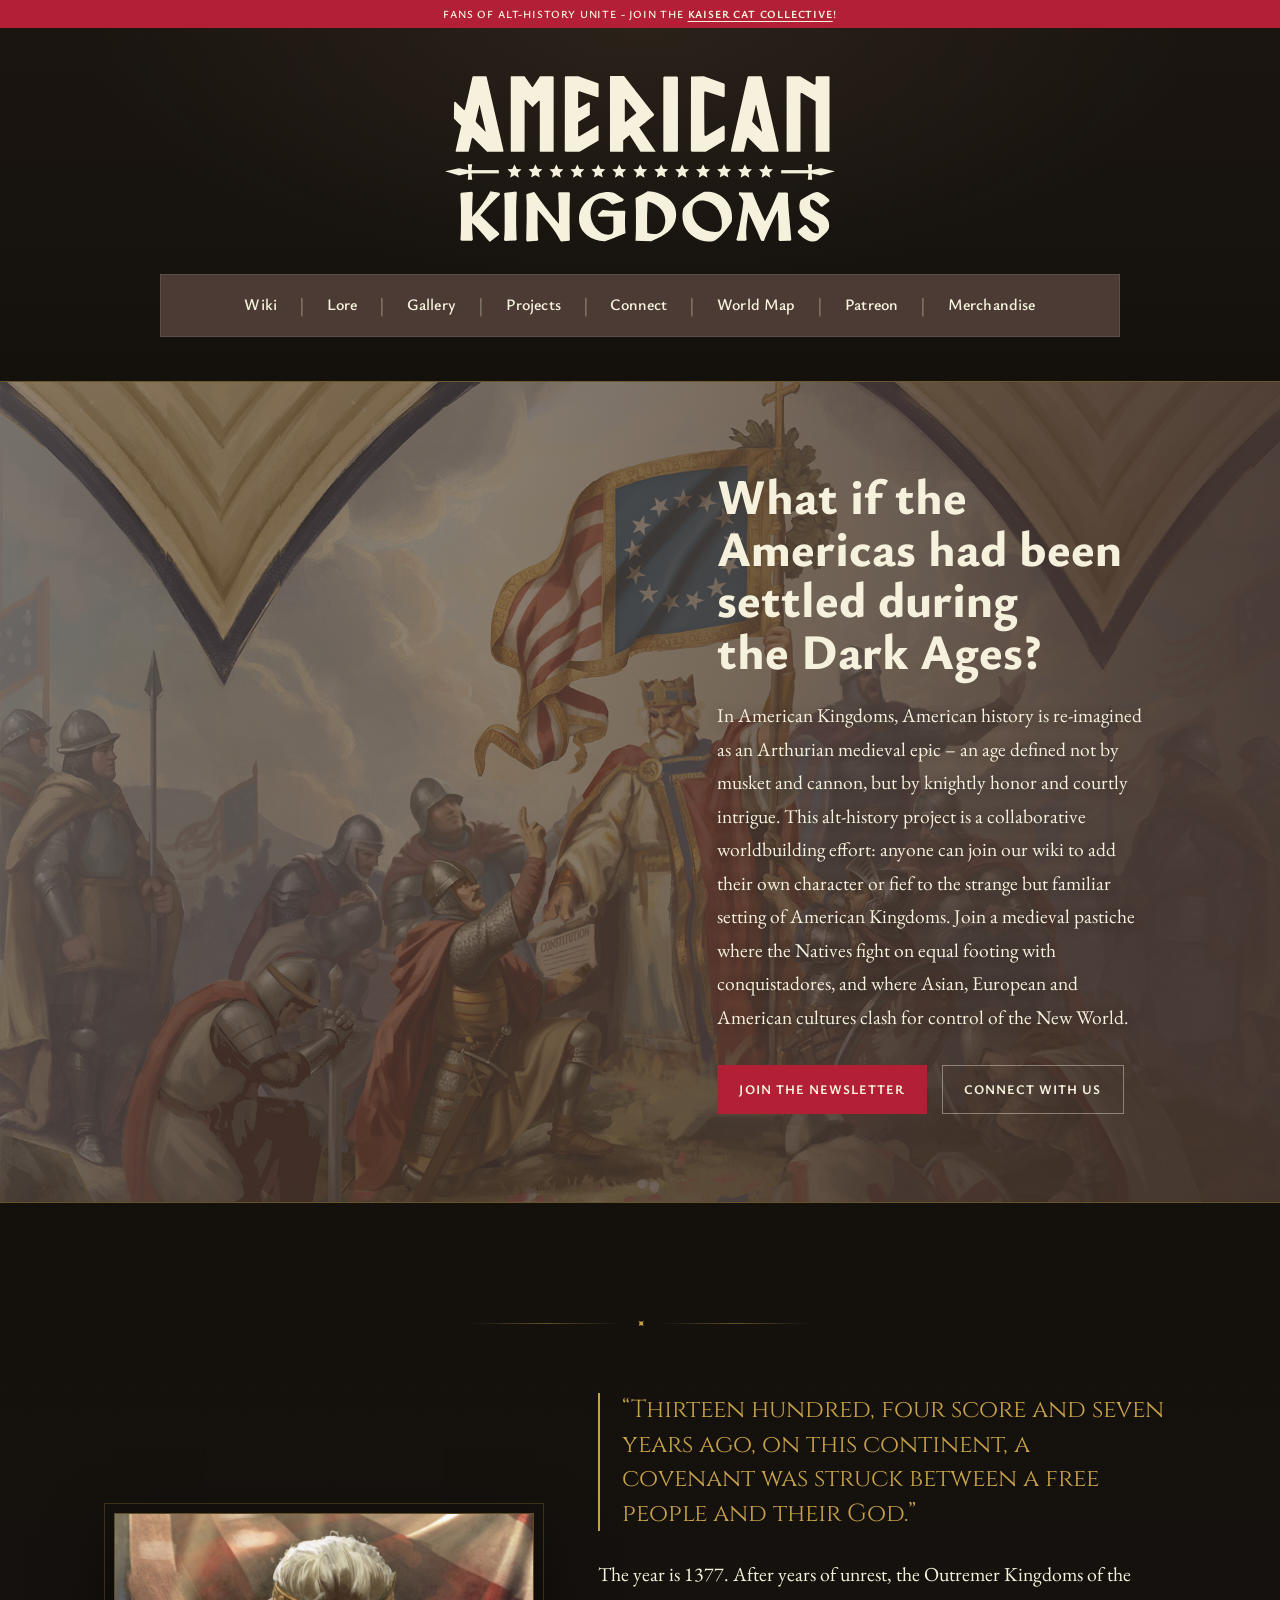
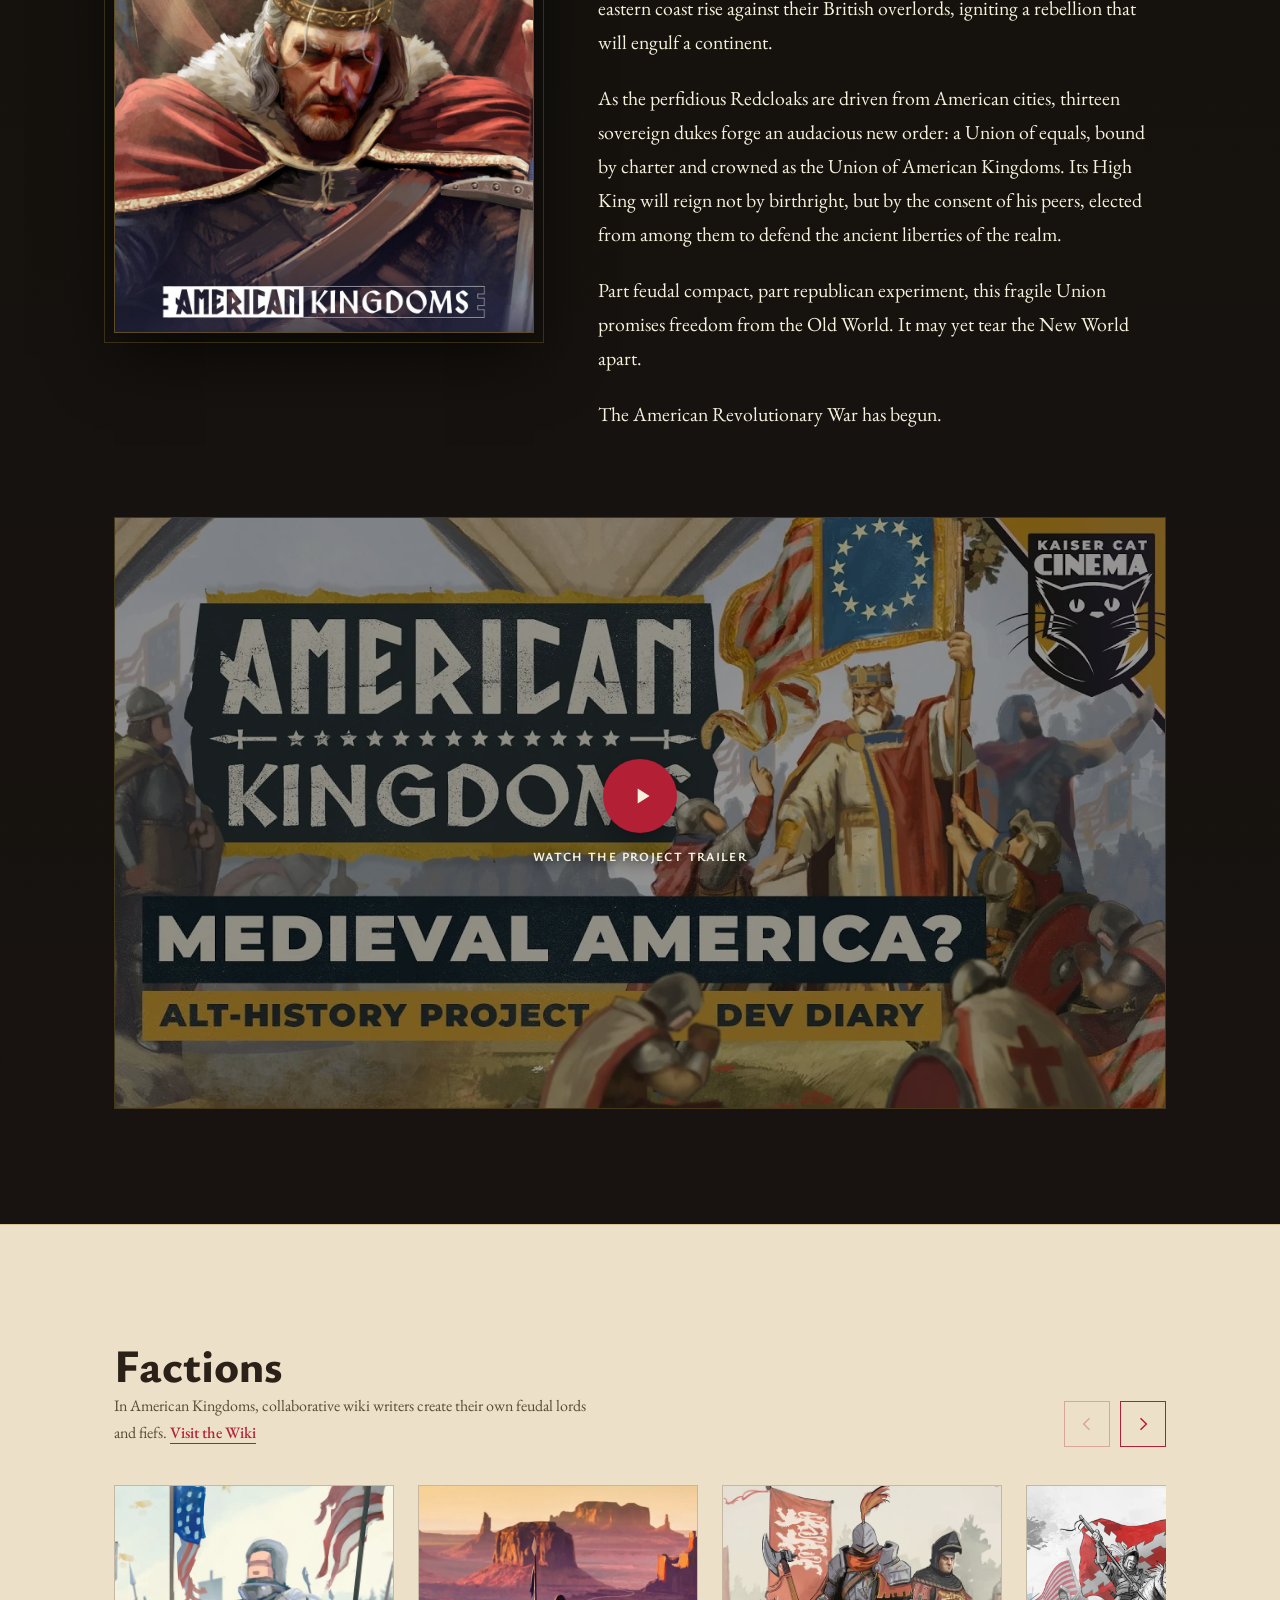
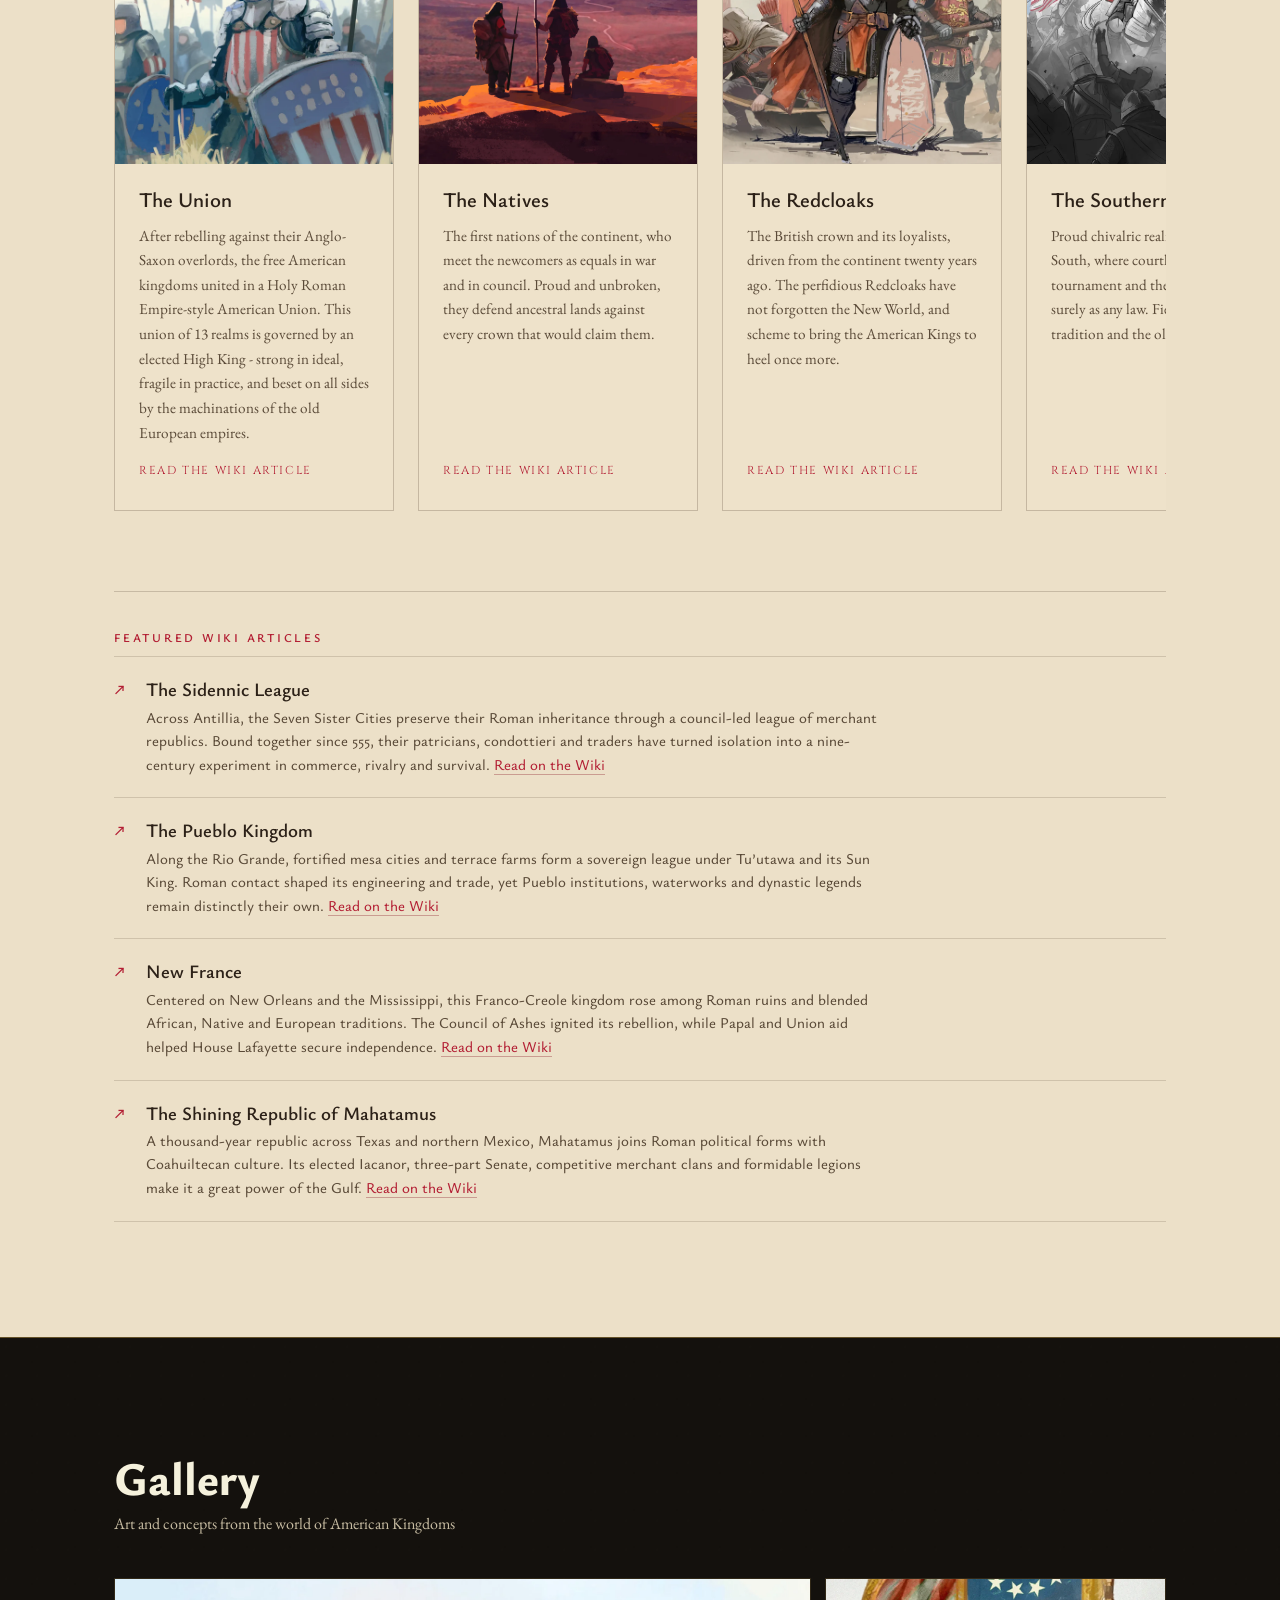
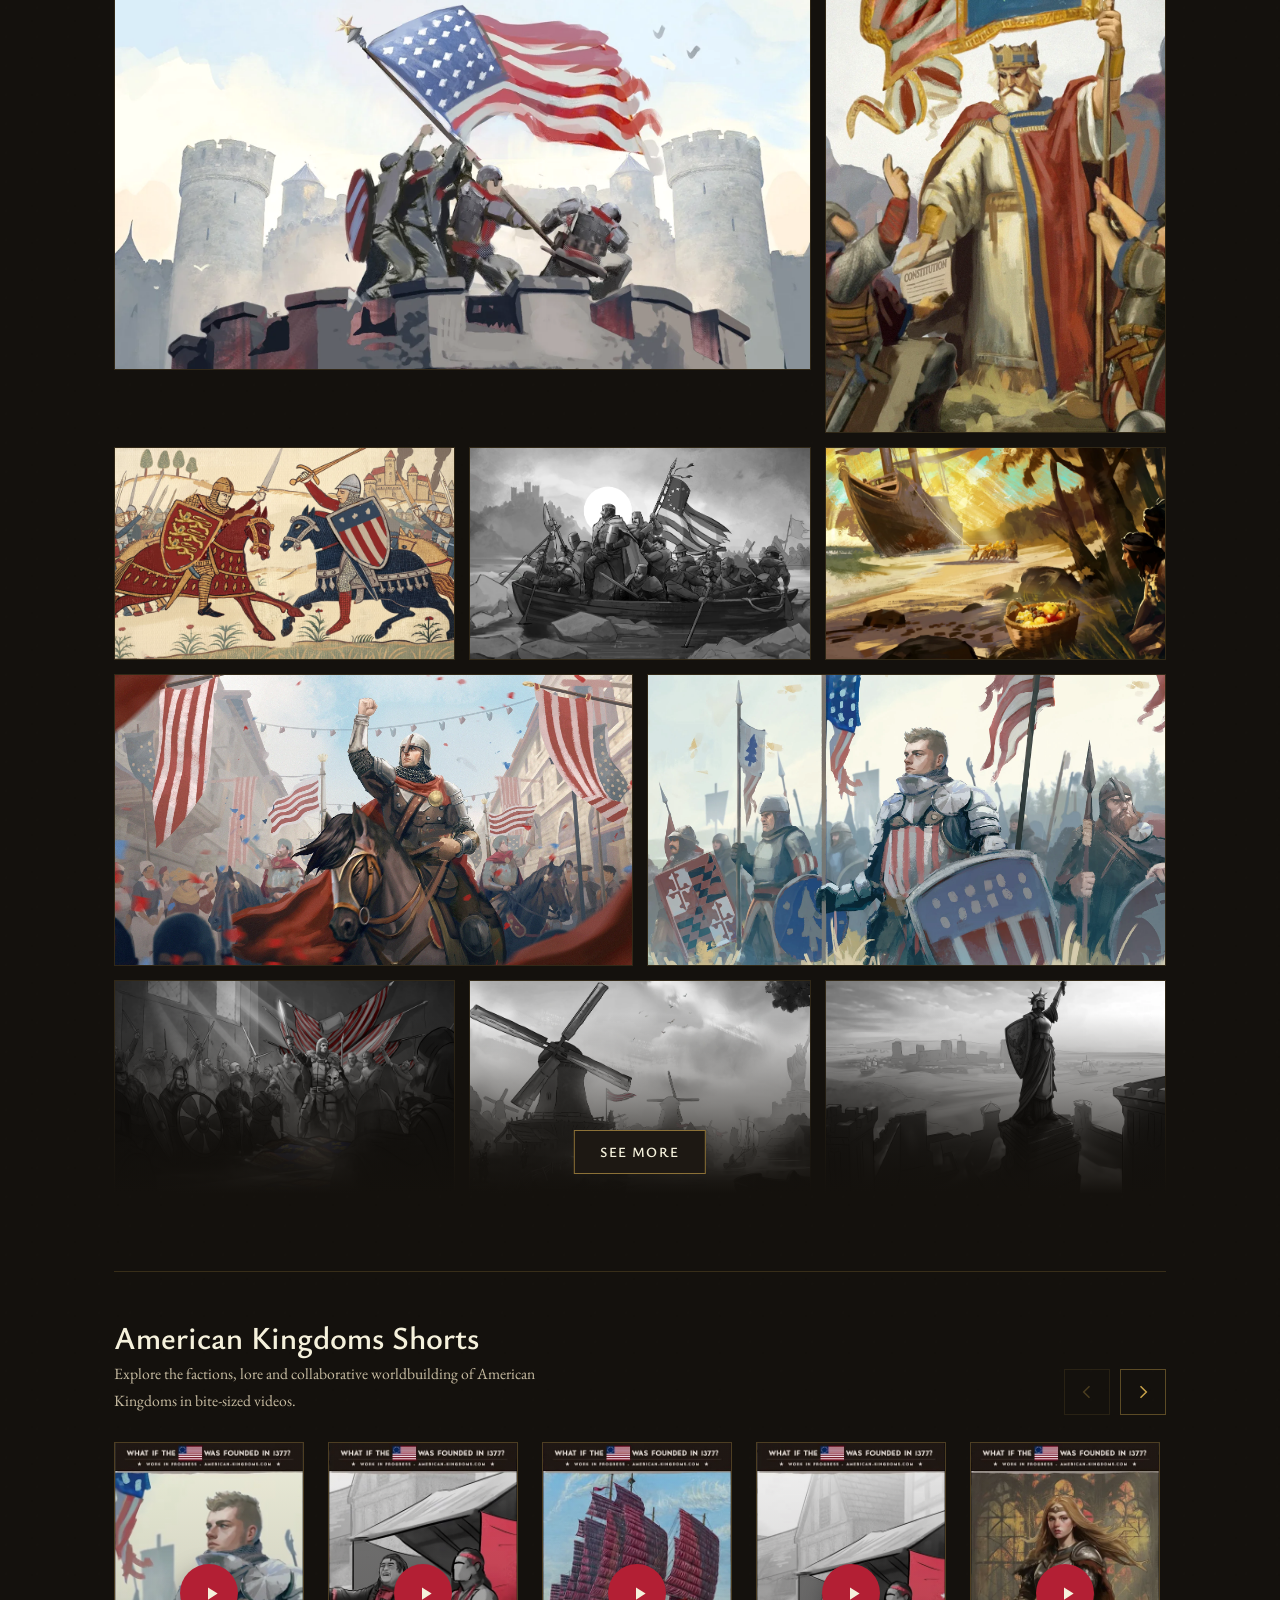
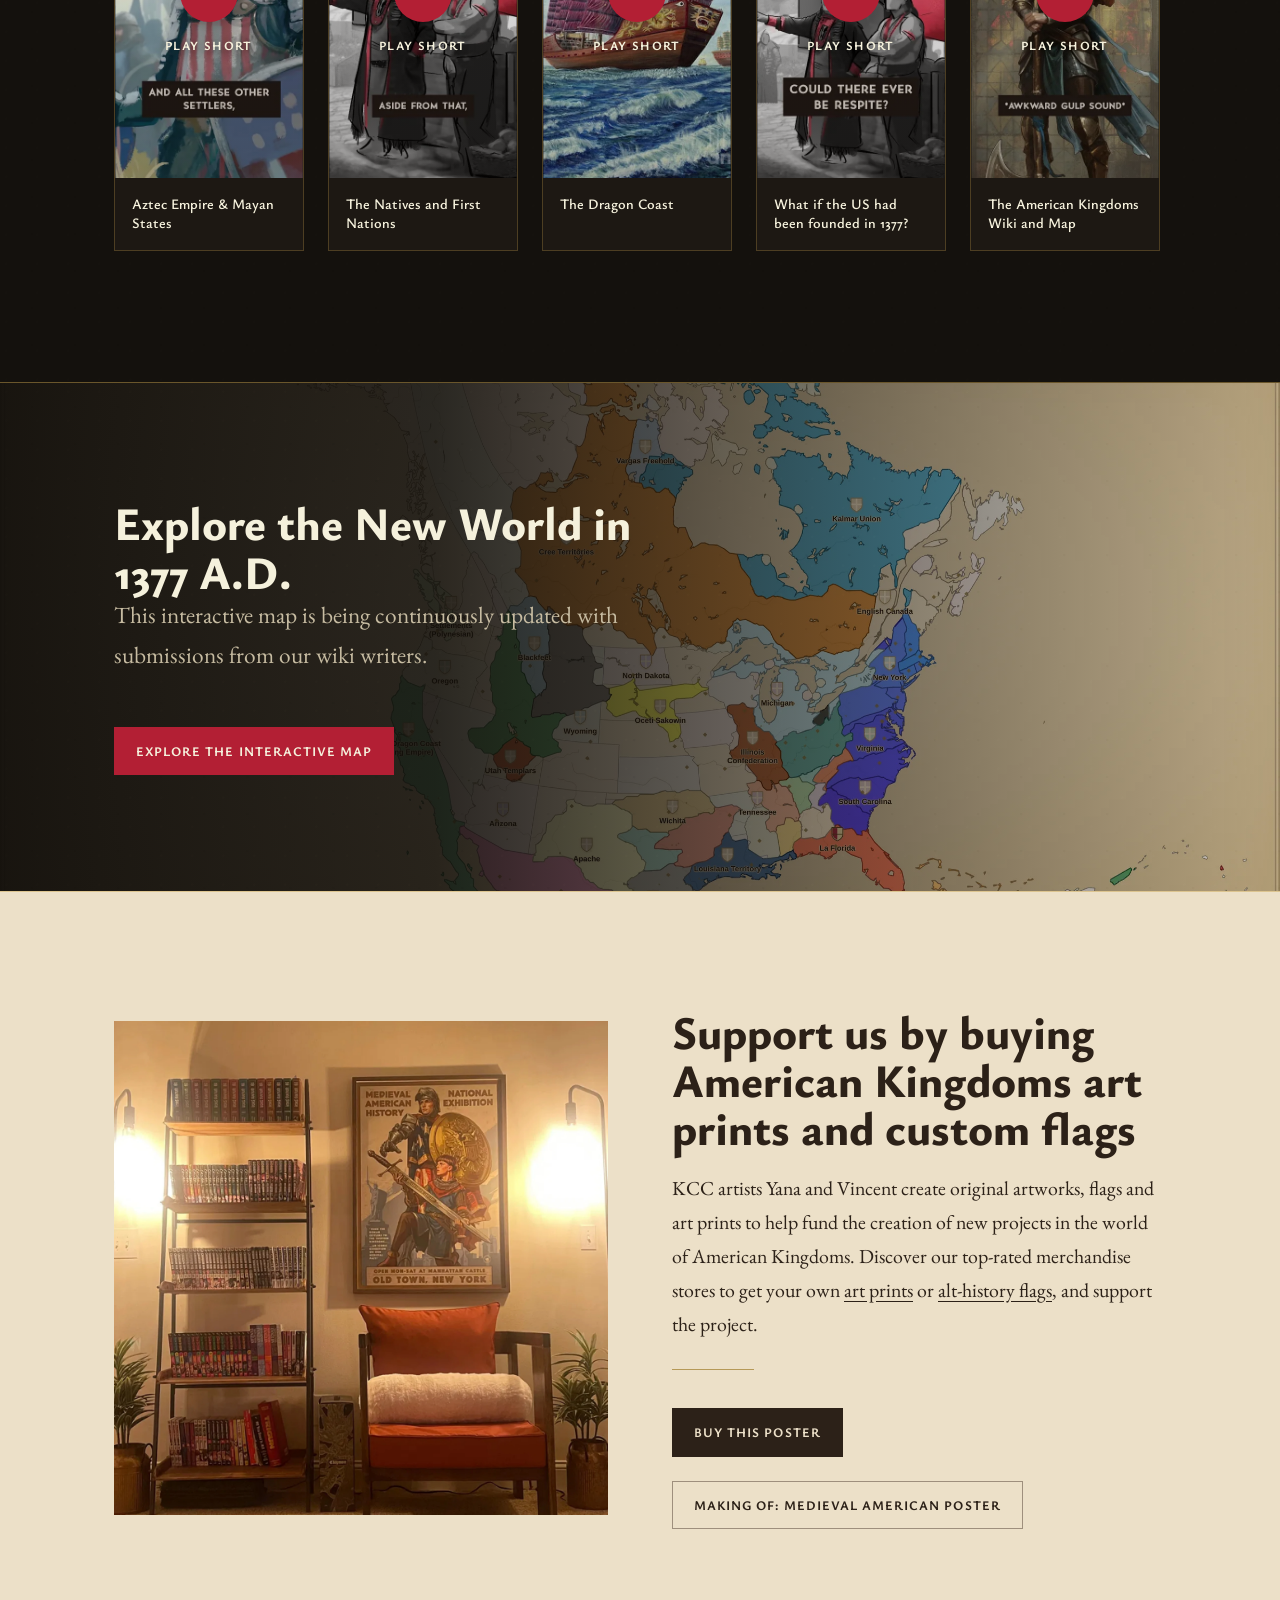
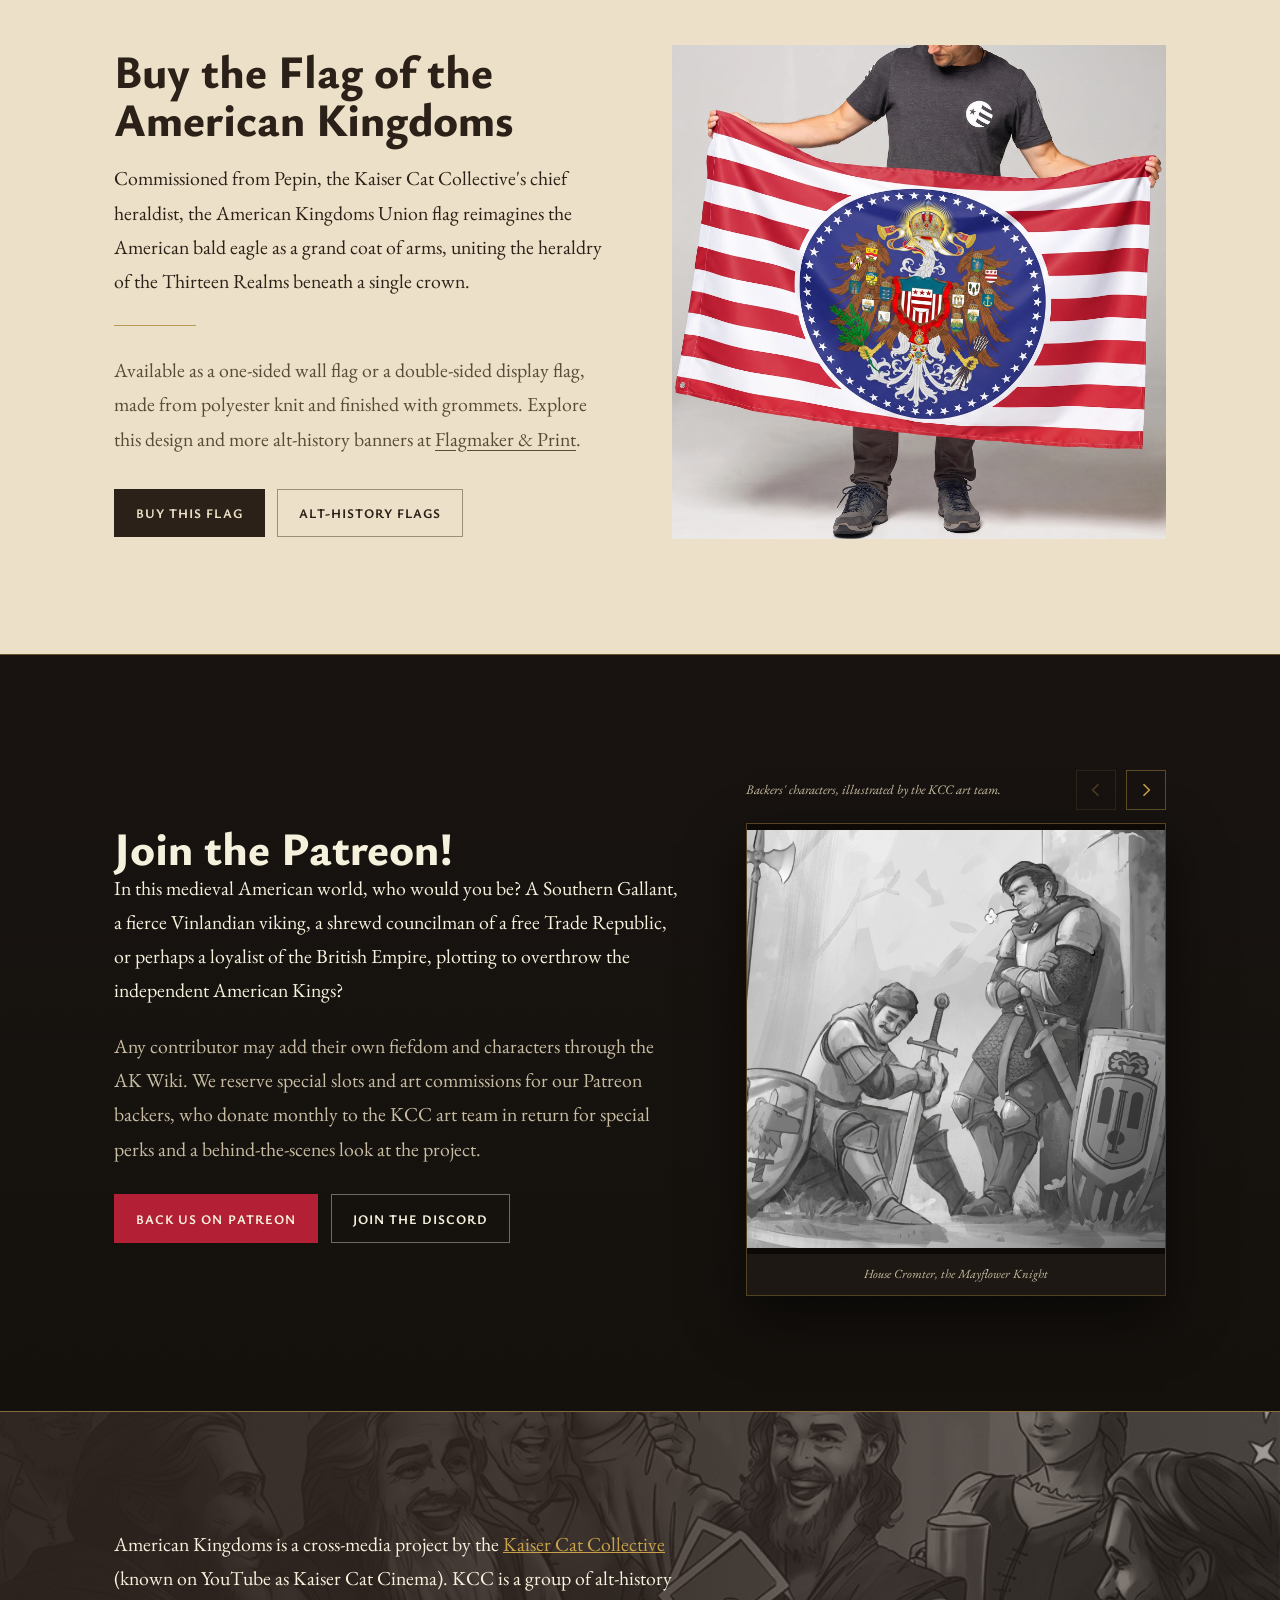
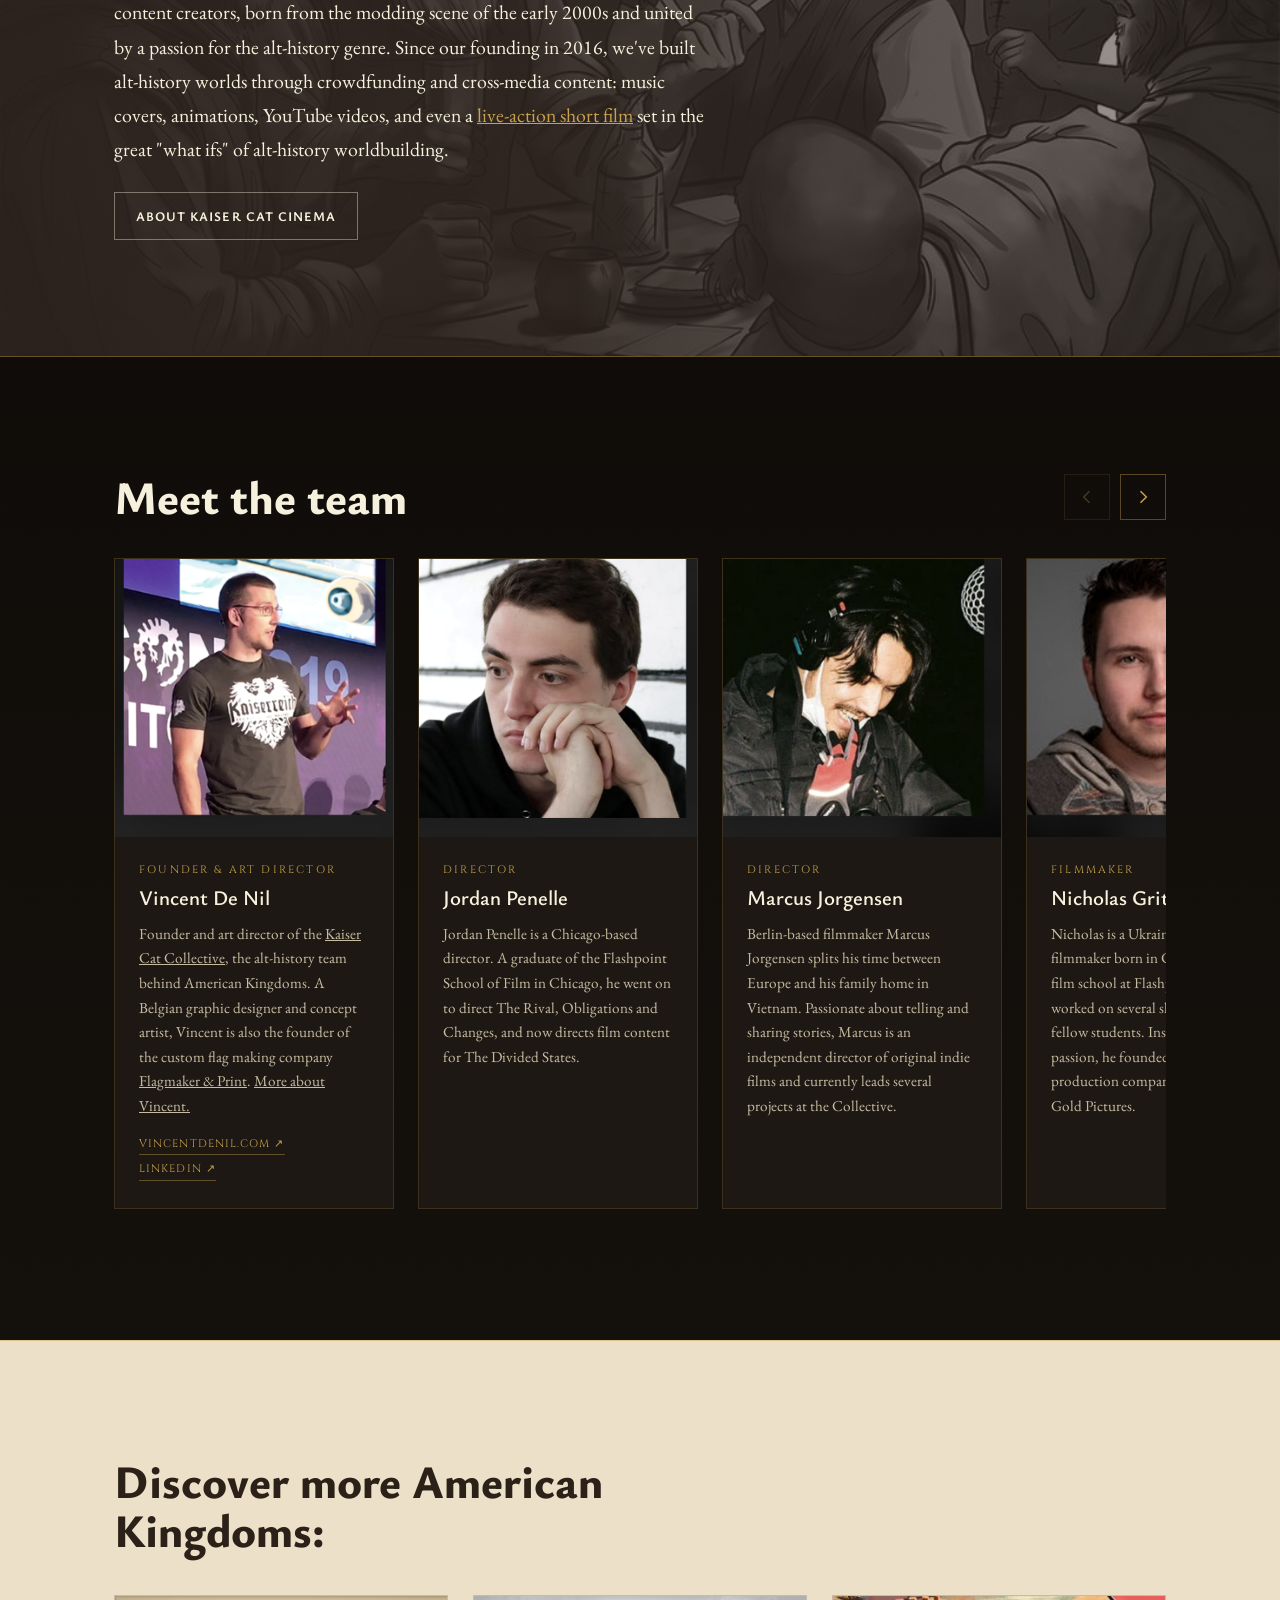
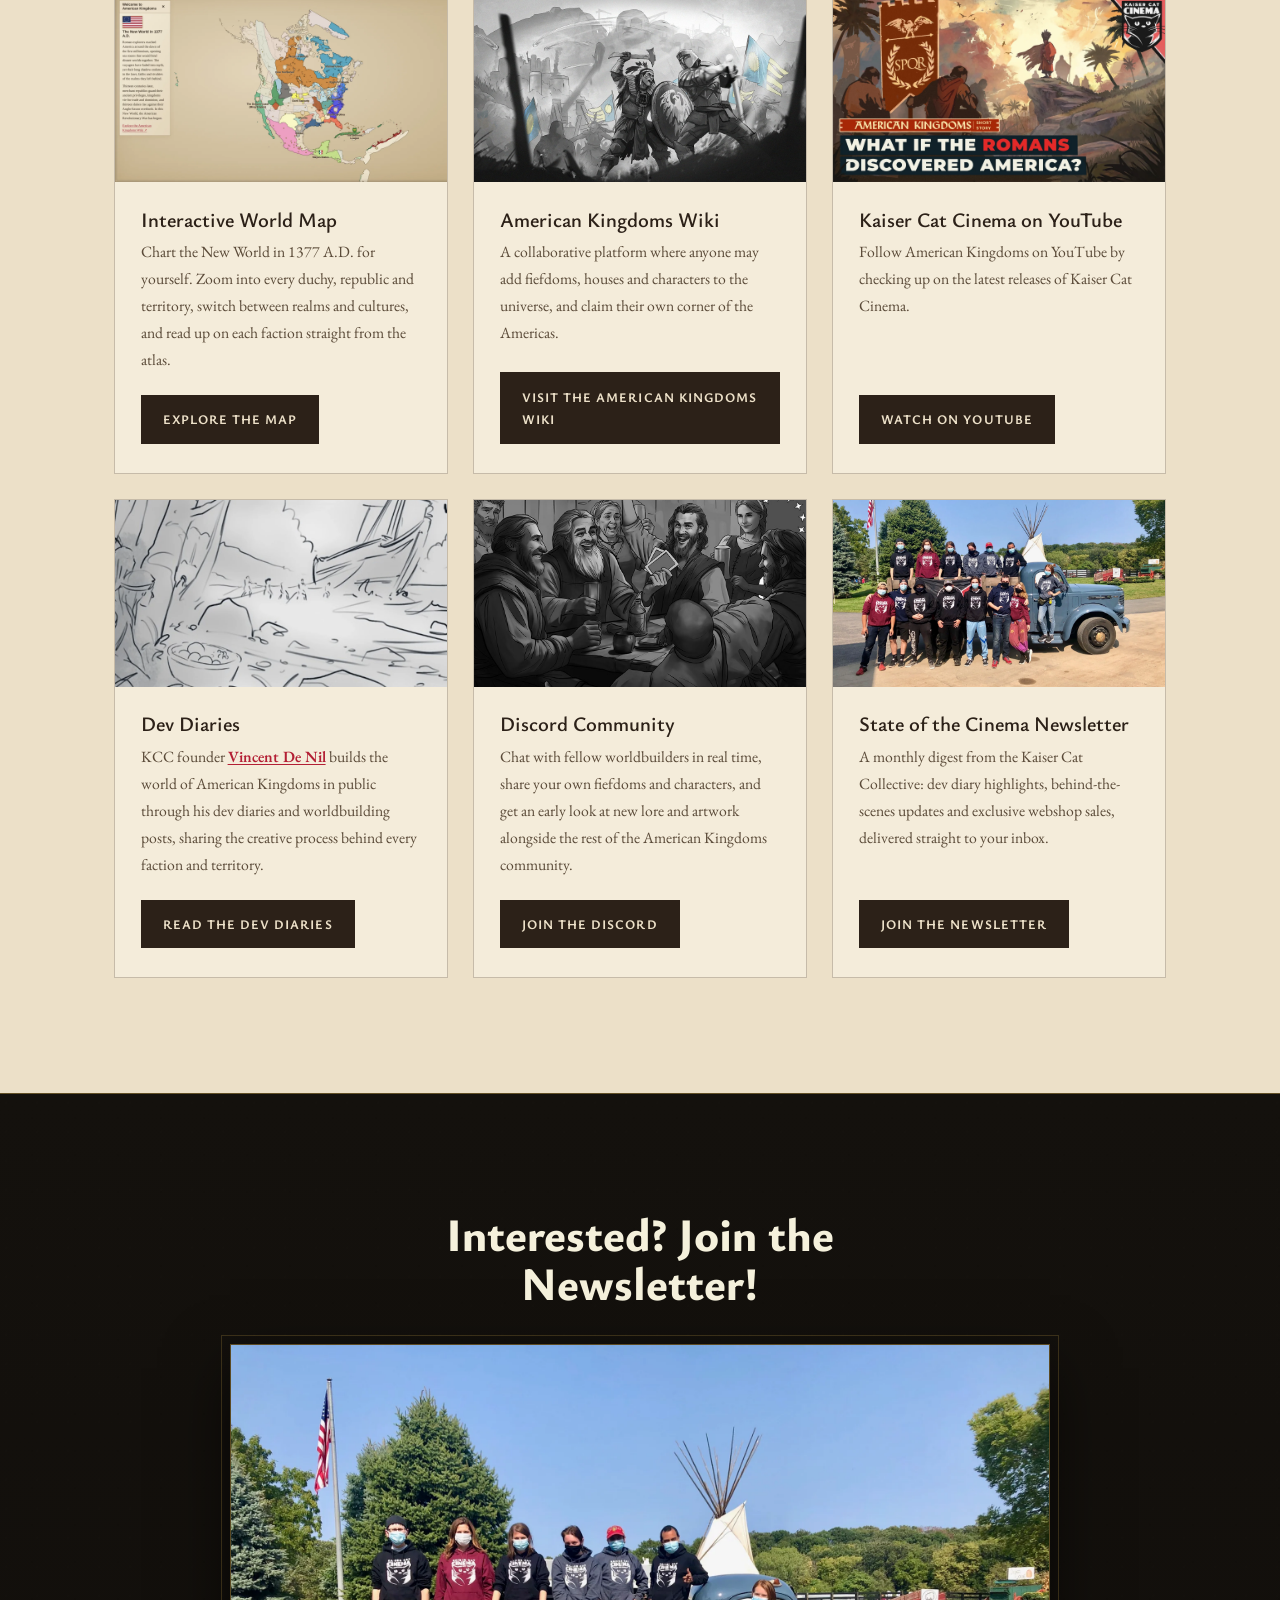
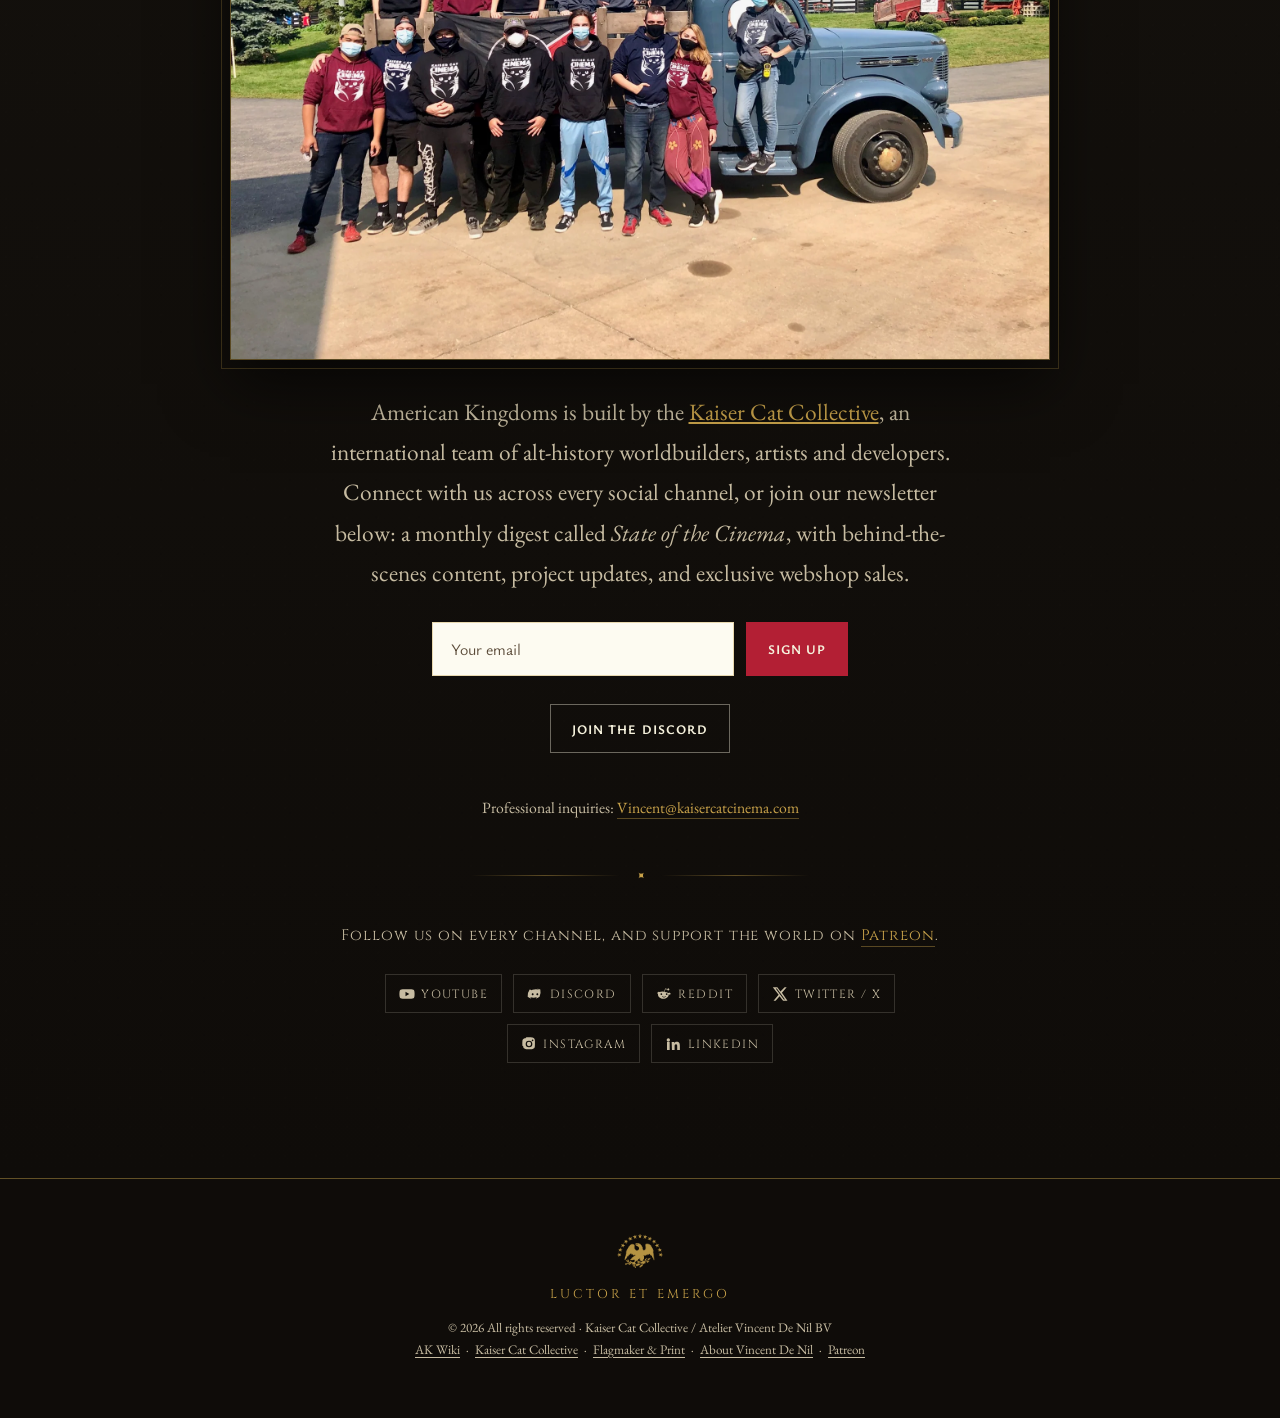
<file: index.html>
<!DOCTYPE html>
<!--
  ══════════════════════════════════════════════════════════════════════
  AMERICAN KINGDOMS  ·  american-kingdoms.com
  Kaiser Cat Collective / Atelier Vincent De Nil BV
  ──────────────────────────────────────────────────────────────────────
  VERSION : 1.27.0
  BUILD   : 2026-09-11
  CHANGELOG
    1.0.0  Full static rebuild (hand-coded) replacing the WordPress/
           Simply Static export. Hero, World, Factions, Gallery, Join,
           About, Explore, Connect. Placeholder content removed, wiki
           link fixed, assets optimised.
    1.0.1  All motion removed (scroll-reveals, hover lifts, image zoom,
           smooth-scroll) per request, instant hover states only.
    1.1.0  Added "Meet the Team" sliding carousel (crawlable, addable).
           Installed full JSON-LD entity graph wired to the canonical
           #vincent / KCC / FMP / Atelier @ids for interlinking SEO.
           Founder bio backlinked to FMP + KCC + vincentdenil.com.
    1.2.0  Reworked the Connect section into the TDS pattern: large
           crew photo, Kaiser Cat Collective explanation + State of the
           Cinema newsletter, inquiries email, Patreon + socials.
    1.3.0  Copy pass: removed all section eyebrows and all em dashes;
           expanded the hero premise text; renamed the wiki to AK Wiki
           throughout (labels + links).
    1.4.0  Removed the Premise section (trailer moved into The World).
           Rebuilt Factions: new heading + wiki intro line, 7 factions
           (Union, Redcloaks, Natives, Southern Kingdoms, Vinland, Free
           Cities, Dragon Coast), flat cards, red wiki links, no motion.
           Ribbon now recruits for KCC; hero CTAs and Join heading updated.
    1.5.0  Factions are now a sliding carousel (like Crew), each with a
           placeholder heraldic crest (assets/factions/). Gallery gained an
           artist-credit + art-prints line. All in-world dates shifted to
           the 1300s (1497->1397, 1477->1377).
    1.6.0  Added a parchment art-print feature between Gallery and Join,
           updated the KCC overview and linked its live-action reference to
           The Divided States, shortened the hero, and unified quote colour.
    1.7.0  Reworked the opening to echo the original site: a centred logo
           above a compact menu panel, followed by a two-column image hero
           with a stronger right-side readability gradient. Removed kicker.
    1.8.0  Switched menus, headings and buttons to a modern sans-serif,
           strengthened the warm hero overlay across the full artwork, and
           updated the footer copyright and About Vincent link wording.
    1.9.0  Rebuilt Merchandise as a full-bleed split section with artwork
           spanning the section height, replaced the sales and lore copy,
           removed product-spec tags, and updated the purchase CTA.
    1.10.0 Replaced Inter with Ysabeau across all sans-serif typography,
           using display, navigation and button weights suited to each role.
    1.10.1 Increased major Ysabeau headings from weight 700 to 800.
    1.11.0 Matched Faction cards to Crew dimensions, reordered Natives and
           Redcloaks, linked every faction to relevant Miraheze lore, and
           darkened and enlarged the divided masthead menu.
    1.11.1 Replaced Vincent De Nil's team biography and added the requested
           About Vincent profile link.
    1.11.2 Reduced the Merchandise section's vertical footprint to match the
           surrounding section rhythm while retaining full-height artwork.
    1.11.3 Restored the slim Kaiser Cat Collective recruitment bar above the
           centred masthead.
    1.11.4 Lightened the hero veil to a softer opaque brown sampled from the
           supplied reference, while retaining the right-side text gradient.
    1.11.5 Reduced the recruitment bar and revised its message, linking only
           the Kaiser Cat Collective name to the KCC information page.
    1.12.0 Replaced The World copy with the 1377 Revolutionary War opening,
           added the Roman Settlers faction, and brightened the KCC feature.
    1.12.1 Expanded the Explore card's wiki name and reframed Dev Diaries
           around Vincent De Nil's public worldbuilding process.
    1.12.2 Added a subtle CSS-only parchment grain across the dark sections.
    1.12.3 Normalised the 1377 introduction to one body colour and weight.
    1.12.4 Added an accessible hover/focus lifestyle-image swap to Merchandise.
    1.12.5 Installed the final matched 2400px holding and lifestyle mockups.
    1.13.0 Reworked Merchandise, Patreon, About and Explore copy; added a
           five-image backer carousel with lightbox support.
    1.14.0 Replaced placeholder faction, gallery and discovery imagery with
           curated American Kingdoms art from two KCC development diaries.
    1.14.1 Added a secondary Making Of link to the art-print feature.
    1.15.0 Installed the current project trailer and four contextual YouTube
           Shorts using lightweight, privacy-enhanced click-to-play facades.
    1.15.1 Consolidated all eleven American Kingdoms Shorts into a dedicated
           Gallery carousel and removed the scattered standalone Shorts.
    1.16.0 Added a restrained Featured Wiki Articles list beneath Factions,
           with four pinned lore entries and concise editorial summaries.
    1.16.1 Removed the Gallery artist-credit paragraph and replaced the poster
           lore passages with the supplied Making Of development-diary quote.
    1.16.2 Replaced the Connect With Us crew photo with the supplied higher-
           resolution WebP image.
    1.17.0 Replaced five remaining faction placeholders with supplied concept
           art for the South, Vinland, Free Cities, Dragon Coast and Natives.
    1.17.1 Added Vincent De Nil's portrait to his Person schema, removed the
           KCC YouTube channel from his sameAs links, and corrected the
           Flagmaker & Print profile URL.
    1.17.2 Replaced the opening hero artwork with the supplied Union court
           illustration and corrected Vincent De Nil's footer capitalization.
    1.17.3 Pointed the opening Connect with Us link directly to the final
           Interested? Connect with us section instead of the Crew carousel.
    1.17.4 Replaced the Union faction summary with the revised account of its
           rebellion, imperial structure and Old World rivals.
    1.18.0 Redesigned the mobile hero with dedicated full-width Oath of the
           Union artwork fading into brown above the copy. Desktop unchanged.
    1.19.0 Expanded merchandise copy and collection links, then added a mirrored
           Flagmaker & Print feature with lifestyle and flat-design images.
    1.20.0 Refined the Union flag copy and replaced its main photograph; added
           five Union concept artworks and the Ghoststar & Frost backer image.
    1.20.1 Installed the clean Triumph artwork, removed merchandise-link
           italics, and refreshed the Patreon carousel with five selected works.
    1.20.2 Reduced both merchandise headings and introductory paragraphs to
           the site's compact content typography scale.
    1.21.0 Brought both merchandise sections into the shared page container,
           with normal section typography and contained square product images.
    1.21.1 Removed the Making Of quotation and updated the flag purchase heading.
    1.22.0 Fixed the Patreon backer carousel to appear above the copy on mobile,
           and added an Interactive World Map card to the Discover More section.
    1.23.0 Renamed the atlas link from /ak-map-alpha/ to /medieval-america-map/
           and dropped "Alpha" from its nav and Discover More labels.
    1.23.1 Added a _redirects file so old /ak-map-alpha links 301 to the
           renamed atlas path.
    1.24.0 Discover More is now six cards: World Map moved first with a
           tighter East Coast crop, Dev Diaries & Newsletter split into
           standalone Dev Diaries and Newsletter cards, plus a new Discord
           Community card.
    1.25.0 Added a dedicated Map Promo band between Gallery and Art Prints,
           pairing an atlas screenshot with a direct call-to-action to the
           new high-performance mobile map.
    1.26.0 Refreshed the Map Promo/Discover More atlas screenshot and gave
           the Map Promo image a tilted, 3D "floating screen" treatment
           that flattens on hover/focus.
    1.27.0 Rebuilt Map Promo as a full-bleed background band (panel-free
           atlas capture, dark-to-transparent tint), dropped the eyebrow
           and tilted card, and rewrote its copy.
    1.28.0 Added Cloudflare Zaraz conversion-event tracking (newsletter
           signups, video plays, outbound merch/flag-store clicks); see
           README "Conversion tracking" for the dashboard-side setup.
  ══════════════════════════════════════════════════════════════════════
-->
<html lang="en">
<head>
<meta charset="utf-8">
<meta name="viewport" content="width=device-width, initial-scale=1">
<title>American Kingdoms | What If America Had Known a Medieval Age?</title>
<meta name="description" content="In American Kingdoms, American history is re-imagined as a medieval setting, an age defined not by musket and cannon, but by knightly honour and courtly intrigue. A collaborative alt-history world by Kaiser Cat Cinema.">
<link rel="icon" type="image/png" href="assets/favicon.png?v=2">
<meta name="theme-color" content="#14110d">
<meta name="version" content="1.28.0">

<!-- Open Graph / social -->
<meta property="og:type" content="website">
<meta property="og:site_name" content="American Kingdoms">
<meta property="og:title" content="American Kingdoms | What If America Had Known a Medieval Age?">
<meta property="og:description" content="American history re-imagined as an Arthurian medieval epic. A collaborative alt-history world, anyone can claim a fief and add to the canon.">
<meta property="og:url" content="https://american-kingdoms.com/">
<meta property="og:image" content="https://american-kingdoms.com/assets/washington-throne.jpg">
<meta name="twitter:card" content="summary_large_image">
<meta name="twitter:site" content="@kaisercatcinema">

<link rel="preconnect" href="https://fonts.googleapis.com">
<link rel="preconnect" href="https://fonts.gstatic.com" crossorigin>
<link href="https://fonts.googleapis.com/css2?family=Cinzel:wght@400;500;600;700&family=EB+Garamond:ital,wght@0,400;0,500;0,600;1,400;1,500&family=Ysabeau:ital,wght@0,500;0,600;0,700;0,800;1,500&display=swap" rel="stylesheet">

<style>
/* ============================================================
   AMERICAN KINGDOMS, illuminated-proclamation design
   Tokens → base → components → sections → responsive
   ============================================================ */
:root{
  --ink:#14110d;         /* base dark, warm near-black        */
  --ink-2:#1d1813;       /* raised dark panel                 */
  --ink-3:#0f0c09;       /* deepest, for vignettes            */
  --parch:#ece0c8;       /* parchment page                    */
  --parch-2:#e4d5b8;     /* deeper parchment                  */
  --parch-ink:#2c2118;   /* text on parchment                 */
  --parch-ink-2:#5a4a38; /* muted text on parchment           */
  --cream:#f5f1dc;       /* text on dark (matches logo)       */
  --cream-dim:#c7bca2;   /* muted text on dark                */
  --crimson:#b31f34;     /* Union red                         */
  --crimson-2:#8f1526;   /* crimson hover / deep              */
  --gold:#c8a24a;        /* heraldic gold                     */
  --gold-2:#a58232;      /* deep gold                         */
  --navy:#1a4062;        /* deep navy                         */
  --rule:rgba(200,162,74,.42);

  --display:'Cinzel', Georgia, serif;
  --body:'EB Garamond', Georgia, serif;
  --sans:'Ysabeau','Helvetica Neue',Arial,sans-serif;

  --wrap:1180px;
  --pad:clamp(1.25rem,5vw,4rem);
  --sec:clamp(4.5rem,9vw,8rem);
}

*{box-sizing:border-box}
html{scroll-behavior:auto}
body{
  margin:0;
  background:var(--ink);
  color:var(--cream);
  font-family:var(--body);
  font-size:clamp(1.06rem,.55rem + .95vw,1.24rem);
  line-height:1.72;
  -webkit-font-smoothing:antialiased;
  overflow-x:hidden;
}
img{max-width:100%;display:block}
a{color:inherit}
::selection{background:var(--crimson);color:var(--cream)}

h1,h2{font-family:var(--sans);font-weight:800;line-height:1.04;margin:0}
h3{font-family:var(--sans);font-weight:600;line-height:1.08;margin:0}
p{margin:0 0 1.1em}
.wrap{max-width:var(--wrap);margin-inline:auto;padding-inline:var(--pad)}

/* --- subtle parchment grain for dark plates --- */
.plate{position:relative}
.plate::before{
  content:"";position:absolute;inset:0;z-index:0;pointer-events:none;
  background-image:
    radial-gradient(circle at 20% 30%,rgba(245,241,220,.13) 0 1px,transparent 1.5px),
    radial-gradient(circle at 75% 65%,rgba(0,0,0,.2) 0 1px,transparent 1.6px),
    repeating-linear-gradient(7deg,rgba(245,241,220,.022) 0 1px,transparent 1px 6px);
  background-size:31px 29px,43px 37px,auto;
  mix-blend-mode:soft-light;opacity:.24;
}
.plate > :not(.about-bg):not(.map-promo-bg){position:relative;z-index:1}

/* --- eyebrow + heraldic divider (the signature system) --- */
.eyebrow{
  font-family:var(--display);
  font-size:.74rem;letter-spacing:.32em;text-transform:uppercase;
  font-weight:600;color:var(--gold);
  display:flex;align-items:center;gap:.75em;margin:0 0 1.1rem;
}
.eyebrow::before{content:"";width:26px;height:1px;background:var(--gold);opacity:.7;flex:none}
.divider{display:flex;align-items:center;justify-content:center;gap:1rem;margin:0 auto;max-width:340px}
.divider::before,.divider::after{content:"";height:1px;flex:1;background:linear-gradient(90deg,transparent,var(--rule),transparent)}
.divider i{color:var(--gold);font-style:normal;font-size:.7rem;transform:rotate(45deg);display:inline-block;line-height:1}

/* --- buttons --- */
.btn{
  display:inline-flex;align-items:center;gap:.6em;
  font-family:var(--sans);font-weight:700;font-size:.82rem;
  letter-spacing:.08em;text-transform:uppercase;text-decoration:none;
  padding:.92em 1.6em;border:1px solid transparent;cursor:pointer;
}
.btn-primary{background:var(--crimson);color:var(--cream);border-color:var(--crimson)}
.btn-primary:hover{background:var(--crimson-2);border-color:var(--crimson-2)}
.btn-ghost{background:transparent;color:var(--cream);border-color:rgba(245,241,220,.4)}
.btn-ghost:hover{border-color:var(--gold);color:var(--gold)}
.btn-dark{background:var(--parch-ink);color:var(--parch);border-color:var(--parch-ink)}
.btn-dark:hover{background:#1a130c}
.btn-gold{background:transparent;color:var(--gold-2);border-color:var(--gold-2)}
.btn-gold:hover{background:var(--gold-2);color:var(--parch)}
:focus-visible{outline:2px solid var(--gold);outline-offset:3px}

/* ============================ HEADER ============================ */
.ribbon{
  background:var(--crimson);color:var(--cream);
  font-family:var(--sans);font-size:.68rem;font-weight:600;letter-spacing:.075em;
  text-transform:uppercase;text-align:center;padding:.42em 1rem;
}
.ribbon a{color:var(--cream);font-weight:700;text-underline-offset:3px}
.ribbon a:hover{color:#fff}
header{
  position:relative;z-index:50;
  background:
    radial-gradient(60% 100% at 50% 0%,rgba(91,73,57,.24),transparent 72%),
    linear-gradient(180deg,#1b1510,var(--ink));
  border-bottom:1px solid rgba(200,162,74,.45);
  padding-block:clamp(1.7rem,4vw,3rem) clamp(1.8rem,4vw,2.8rem);
}
.nav{display:flex;flex-direction:column;align-items:center;gap:clamp(1.25rem,3vw,2rem)}
.brand{display:block;text-decoration:none}
.brand img{height:clamp(105px,13vw,168px);width:auto;margin-inline:auto}
.menu-box{width:min(100%,960px);background:rgba(78,61,54,.96);border:1px solid rgba(245,241,220,.1);padding:.78rem 1.3rem}
.nav-links{display:flex;align-items:center;justify-content:center;flex-wrap:wrap;gap:.35rem 0;list-style:none;margin:0;padding:0}
.nav-links li{display:flex;align-items:center}
.nav-links li+li::before{content:"|";color:rgba(245,241,220,.38);margin-inline:clamp(.65rem,1.5vw,1.2rem);font-family:var(--sans);font-weight:500}
.nav-links a{
  text-decoration:none;font-family:var(--sans);font-weight:600;white-space:nowrap;
  font-size:1rem;letter-spacing:.01em;color:var(--cream);
  padding:.18rem .1rem .25rem;border-bottom:1px solid transparent;
}
.nav-links a:hover{color:var(--gold);border-color:var(--gold)}
.burger{display:none;background:none;border:0;color:var(--cream);cursor:pointer;padding:.25rem;margin-inline:auto}
.burger svg{width:26px;height:26px}

/* ============================ HERO ============================ */
.hero{position:relative;min-height:clamp(580px,72vh,760px);isolation:isolate;overflow:hidden}
.hero-bg{position:absolute;inset:0;z-index:-2;background:#0c0906}
.hero-bg img{width:100%;height:100%;object-fit:cover;object-position:center 28%}
.hero::after{
  content:"";position:absolute;inset:0;z-index:-1;
  background:
    linear-gradient(90deg,rgba(76,60,53,.50) 0%,rgba(76,60,53,.56) 38%,rgba(76,60,53,.72) 62%,rgba(65,49,43,.88) 100%),
    linear-gradient(180deg,rgba(76,60,53,.10),rgba(53,41,36,.26));
}
.hero-inner{display:grid;grid-template-columns:minmax(0,1.05fr) minmax(360px,.95fr);align-items:center;min-height:inherit;padding-block:clamp(3rem,7vw,5.5rem)}
.hero-copy{grid-column:2;padding-left:clamp(1rem,4vw,4rem)}
.hero h1{
  font-size:clamp(1.9rem,1.15rem + 2.5vw,3.1rem);font-weight:800;
  color:var(--cream);max-width:18ch;margin-bottom:1.4rem;text-wrap:balance;
}
.hero p.lede{font-size:clamp(1.05rem,.94rem + .35vw,1.22rem);color:var(--cream);max-width:48ch;margin-bottom:1.9rem;text-shadow:0 1px 12px rgba(0,0,0,.4)}
.hero-cta{display:flex;flex-wrap:wrap;gap:.9rem}

/* ============================ SECTIONS ============================ */
section{position:relative}
.plate{background:var(--ink)}      /* dark cinematic plate */
#gallery{border-top:1px solid rgba(200,162,74,.45)}
.page{background:var(--parch);color:var(--parch-ink)} /* parchment reading page */
.page{
  background-image:
    radial-gradient(140% 120% at 0% 0%,rgba(255,255,255,.5),transparent 55%),
    radial-gradient(120% 130% at 100% 100%,rgba(197,170,120,.28),transparent 55%);
}
.page .eyebrow{color:var(--gold-2)}
.page .eyebrow::before{background:var(--gold-2)}
.sec-pad{padding-block:var(--sec)}
.section-head{max-width:60ch}
.section-head h2{font-size:clamp(1.7rem,1rem + 2.4vw,2.9rem)}
.lead{font-size:1.18em;max-width:60ch}
.page .muted{color:var(--parch-ink-2)}
.plate .muted{color:var(--cream-dim)}

/* --- premise (parchment) with drop cap --- */
.premise .lead{max-width:64ch;margin-top:1.2rem}
.premise .lead.first::first-letter{
  font-family:var(--display);font-weight:700;color:var(--crimson);
  float:left;font-size:4.1rem;line-height:.72;padding:.35rem .55rem .1rem 0;
}
.premise-actions{display:flex;flex-wrap:wrap;gap:.8rem;margin-top:1.8rem}

/* --- The World: split plate w/ portrait + quote --- */
.world{background:linear-gradient(180deg,var(--ink),#181310);border-top:1px solid rgba(200,162,74,.45)}
.world-grid{display:grid;grid-template-columns:0.85fr 1.15fr;gap:clamp(2rem,5vw,4.5rem);align-items:center}
.portrait{position:relative}
.portrait img{width:100%;border:1px solid rgba(200,162,74,.4);box-shadow:0 24px 60px rgba(0,0,0,.6)}
.portrait::before{content:"";position:absolute;inset:-10px;border:1px solid rgba(200,162,74,.22);pointer-events:none}
blockquote.charter{
  font-family:var(--display);font-weight:400;font-size:clamp(1.15rem,.9rem + .8vw,1.55rem);
  line-height:1.4;color:var(--gold);border-left:2px solid var(--gold);
  padding-left:1.4rem;margin:0 0 1.6rem;font-style:normal;
}
blockquote.charter cite{display:block;font-family:var(--body);font-style:italic;font-size:.82rem;
  letter-spacing:.04em;color:inherit;margin-top:.9rem}

/* --- Factions --- */
.factions{background:var(--parch);color:var(--parch-ink);border-top:1px solid rgba(200,162,74,.45)}
.factions-banner{position:relative;margin:2.6rem 0 3rem;border:1px solid rgba(90,74,56,.35)}
.factions-banner img{width:100%;height:clamp(160px,26vw,340px);object-fit:cover;object-position:center 40%;filter:sepia(.18) saturate(.9)}
.factions-intro{font-size:1rem;color:var(--parch-ink-2);margin:.2rem 0 0;max-width:62ch}
.factions-intro a{color:var(--crimson);text-decoration:none;border-bottom:1px solid var(--crimson);font-weight:500}
.factions-intro a:hover{color:var(--crimson-2)}
.faction-grid{display:grid;grid-template-columns:repeat(auto-fit,minmax(230px,1fr));gap:1.4rem}
.faction{
  background:#eee2ca;
  border:1px solid rgba(90,74,56,.28);padding:1.7rem 1.6rem 1.5rem;
  position:relative;
}
.faction .rank{font-family:var(--display);font-size:.72rem;letter-spacing:.2em;color:var(--crimson);text-transform:uppercase}
.faction h3{font-size:1.32rem;margin:.35rem 0 .7rem;color:var(--parch-ink)}
.faction p{font-size:.98rem;color:var(--parch-ink-2);line-height:1.6;margin-bottom:1.1rem}
.faction a.readlink{
  font-family:var(--display);font-size:.72rem;letter-spacing:.14em;text-transform:uppercase;
  color:var(--crimson);text-decoration:none;border-bottom:1px solid transparent;
}
.faction a.readlink:hover{border-color:var(--crimson);color:var(--crimson-2)}
.featured-wiki{margin-top:clamp(2.7rem,5vw,4.2rem);padding-top:clamp(1.8rem,3vw,2.5rem);border-top:1px solid rgba(90,74,56,.25)}
.featured-wiki-label{margin:0 0 .8rem;font-family:var(--sans);font-size:.75rem;font-weight:600;letter-spacing:.23em;text-transform:uppercase;color:var(--crimson)}
.featured-wiki-list{border-bottom:1px solid rgba(90,74,56,.2)}
.featured-wiki-item{display:grid;grid-template-columns:1.2rem minmax(0,1fr);gap:.8rem;padding:1.25rem 0 1.35rem;border-top:1px solid rgba(90,74,56,.2)}
.featured-wiki-arrow{font-family:var(--sans);font-size:1rem;font-weight:600;line-height:1.45;color:var(--crimson)}
.featured-wiki-item h3{margin:0 0 .25rem;font-family:var(--sans);font-size:clamp(1.05rem,.98rem + .25vw,1.2rem);font-weight:600;line-height:1.3}
.featured-wiki-item h3 a{color:var(--parch-ink);text-decoration:none}
.featured-wiki-item h3 a:hover{color:var(--crimson)}
.featured-wiki-item p{max-width:92ch;margin:0;font-family:var(--sans);font-size:.94rem;font-weight:500;line-height:1.55;color:var(--parch-ink-2)}
.featured-wiki-source{white-space:nowrap;color:var(--crimson);text-decoration:none;border-bottom:1px solid rgba(139,30,45,.35)}
.featured-wiki-source:hover{border-color:var(--crimson-2);color:var(--crimson-2)}

/* --- Gallery --- */
.gallery-subtext{margin:.7rem 0 0;color:var(--cream-dim);font-size:1rem;line-height:1.5}
.gallery-shell{position:relative}
.gallery-grid figure[role="button"]:focus-visible{outline:2px solid var(--gold);outline-offset:4px}
.gallery-grid .g-storyboard img{object-fit:contain;background:var(--ink-2)}
.gallery-shell.is-collapsed .gallery-extra{display:none}
.gallery-shell.is-collapsed::after{content:"";position:absolute;z-index:1;inset:auto 0 0;height:min(180px,34%);background:linear-gradient(180deg,transparent,var(--ink));pointer-events:none}
.gallery-reveal{display:block;position:relative;z-index:2;margin:1.5rem auto 0;min-height:44px;padding:.7rem 1.6rem;border:1px solid rgba(200,162,74,.65);background:var(--ink-2);color:var(--cream);font:600 .875rem/1.4 var(--sans);letter-spacing:.1em;text-transform:uppercase;cursor:pointer}
.gallery-reveal[hidden]{display:none}
.gallery-shell.is-collapsed .gallery-reveal{position:absolute;bottom:20px;left:50%;transform:translateX(-50%);margin:0}
.gallery-reveal:hover{background:var(--ink);border-color:var(--gold)}

.gallery-grid{display:grid;grid-template-columns:repeat(12,1fr);gap:14px;margin-top:2.6rem}
.gallery-grid figure{margin:0;position:relative;overflow:hidden;cursor:zoom-in;border:1px solid rgba(200,162,74,.16)}
.gallery-grid img{width:100%;height:100%;object-fit:cover;filter:grayscale(.15) contrast(1.02)}
.gallery-grid figure:hover img{filter:grayscale(0) contrast(1.05)}
.g-wide{grid-column:span 8;aspect-ratio:16/9}
.g-tall{grid-column:span 4;aspect-ratio:3/4}
.g-half{grid-column:span 4;aspect-ratio:1/1}
.g-third{grid-column:span 4;aspect-ratio:16/10}
.g-landscape{grid-column:span 6;aspect-ratio:16/9}

/* --- Map promo band --- */
.map-promo{position:relative;isolation:isolate;overflow:hidden;background:#1d1813;border-top:1px solid rgba(200,162,74,.45)}
.map-promo-bg{position:absolute;inset:0;z-index:-2}
.map-promo-bg img{width:100%;height:100%;object-fit:cover;object-position:center 30%}
.map-promo::after{content:"";position:absolute;inset:0;z-index:-1;background:linear-gradient(90deg,rgba(17,14,10,.96) 0%,rgba(17,14,10,.88) 34%,rgba(17,14,10,.52) 64%,rgba(17,14,10,.1) 100%)}
.map-promo .inner{max-width:56ch}
.map-promo .inner p{color:var(--cream-dim)}
.map-promo .inner .btn{margin-top:1.6rem}
@media(max-width:700px){.map-promo::after{background:linear-gradient(180deg,rgba(15,12,9,.95) 0%,rgba(15,12,9,.9) 55%,rgba(15,12,9,.82) 100%)}}

/* --- Art prints feature --- */
.prints{background:var(--parch);color:var(--parch-ink)}
.prints + .prints{padding-top:0}
#prints{border-top:1px solid rgba(200,162,74,.45)}
.prints-grid{display:grid;grid-template-columns:repeat(2,minmax(0,1fr));gap:clamp(2rem,5vw,4rem);align-items:center}
.prints-art{margin:0;position:relative;min-width:0;width:100%;aspect-ratio:1;overflow:hidden;cursor:pointer}
.prints-art img{width:100%;height:auto;object-fit:cover;object-position:center}
.prints-art .prints-hover{position:absolute;inset:0;height:100%;opacity:0;transition:opacity .38s ease}
.prints-art:hover .prints-hover,.prints-art:focus .prints-hover{opacity:1}
.prints-art:focus-visible{outline:3px solid var(--gold-2);outline-offset:-5px}
.prints-copy{min-width:0}
.prints-copy .section-head{margin-bottom:1.2rem}
.prints-copy p a{text-decoration:underline;text-underline-offset:.18em}
.prints-copy p a:hover{color:var(--crimson)}
.prints-copy .muted{color:var(--parch-ink-2)}
.prints-divider{width:82px;height:1px;background:var(--gold-2);margin:1.7rem 0;opacity:.75}
.prints-story{color:var(--parch-ink-2)}
.prints-copy .btn{margin-top:.7rem}
.prints-actions{display:flex;flex-wrap:wrap;align-items:center;gap:.8rem}
.prints--reverse .prints-art{grid-column:2;grid-row:1}
.prints--reverse .prints-copy{grid-column:1;grid-row:1}
.flags .prints-hover{object-fit:contain;background:var(--parch)}
.btn-outline-dark{background:transparent;color:var(--parch-ink);border-color:rgba(62,46,35,.45)}
.btn-outline-dark:hover{color:var(--crimson);border-color:var(--crimson)}

/* --- Contribute / Join --- */
.join{background:linear-gradient(180deg,#181310,var(--ink));border-top:1px solid rgba(200,162,74,.45)}
.join-grid{display:grid;grid-template-columns:1.15fr .85fr;gap:clamp(2rem,5vw,4rem);align-items:center}
.join-actions{display:flex;flex-wrap:wrap;gap:.8rem;margin-top:1.8rem}
.backer-carousel{min-width:0;max-width:520px;margin-inline:auto}
.backer-carousel-head{display:flex;align-items:center;justify-content:space-between;gap:1rem;margin-bottom:.8rem}
.backer-carousel-head p{font-size:.82rem;color:var(--cream-dim);font-style:italic;margin:0}
.backer-controls .tc-btn{width:40px;height:40px}
.backer-track{display:grid;grid-auto-flow:column;grid-auto-columns:100%;overflow-x:auto;scroll-snap-type:x mandatory;
  scrollbar-width:none;cursor:grab;border:1px solid rgba(200,162,74,.35);box-shadow:0 22px 50px rgba(0,0,0,.55)}
.backer-track::-webkit-scrollbar{display:none}
.backer-track.dragging{cursor:grabbing;scroll-snap-type:none}
.backer-slide{scroll-snap-align:start;margin:0;min-width:0;background:#0c0906;cursor:zoom-in}
.backer-slide img{display:block;width:100%;height:clamp(300px,36vw,430px);object-fit:contain;background:#0c0906}
.backer-slide figcaption{min-height:3.2em;padding:.72rem 1rem;font-size:.78rem;line-height:1.45;color:var(--cream-dim);font-style:italic;text-align:center;background:var(--ink-2)}
.backer-slide:focus-visible{outline:3px solid var(--gold);outline-offset:-4px}

/* --- About KCC (dark plate w/ tavern art) --- */
.about{position:relative;isolation:isolate;overflow:hidden;background:#4a4039;border-top:1px solid rgba(200,162,74,.45)}
.about-bg{position:absolute;inset:0;z-index:-2}
.about-bg img{width:100%;height:100%;object-fit:cover;object-position:center 48%;opacity:.62;filter:grayscale(.72) sepia(.08)}
.about::after{content:"";position:absolute;inset:0;z-index:-1;background:linear-gradient(90deg,rgba(45,34,29,.88) 0%,rgba(45,34,29,.74) 42%,rgba(45,34,29,.36) 72%,rgba(45,34,29,.18) 100%)}
.about .inner{max-width:60ch}

/* --- Explore more cards --- */
.explore{background:var(--parch);color:var(--parch-ink);border-top:1px solid rgba(200,162,74,.45)}
.explore-grid{display:grid;grid-template-columns:repeat(auto-fit,minmax(280px,1fr));gap:1.6rem;margin-top:2.6rem}
.ex-card{border:1px solid rgba(90,74,56,.3);overflow:hidden;background:#f4ecda;display:flex;flex-direction:column}
.ex-card .ex-img{aspect-ratio:16/9;overflow:hidden}
.ex-card .ex-img img{width:100%;height:100%;object-fit:cover;filter:grayscale(.1)}
.ex-card .ex-img img.ex-photo{filter:none}
.ex-body{padding:1.6rem 1.6rem 1.8rem;display:flex;flex-direction:column;flex:1}
.ex-body h3{font-size:1.28rem;margin-bottom:.6rem}
.ex-body p{font-size:.98rem;color:var(--parch-ink-2);margin-bottom:1.3rem}
.ex-body p a{color:var(--crimson);font-weight:600;text-underline-offset:2px}
.ex-body p a:hover{color:var(--crimson-2)}
.ex-body .btn{margin-top:auto;align-self:flex-start}

/* --- Connect --- */
.connect{background:linear-gradient(180deg,var(--ink),var(--ink-3));border-top:1px solid rgba(200,162,74,.45)}
.connect .lead{color:var(--cream-dim)}
.connect-photo{max-width:820px;margin:2.4rem auto 2rem;position:relative}
.connect-photo img{width:100%;border:1px solid rgba(200,162,74,.4);box-shadow:0 24px 60px rgba(0,0,0,.6)}
.connect-photo::before{content:"";position:absolute;inset:-9px;border:1px solid rgba(200,162,74,.22);pointer-events:none}
.connect .inquiry{font-size:.98rem;color:var(--cream-dim);margin:1.6rem 0 0}
.connect .inquiry a{color:var(--gold);text-decoration:none;border-bottom:1px solid rgba(200,162,74,.4)}
.connect .inquiry a:hover{color:var(--cream)}
.connect .follow-line{font-family:var(--display);letter-spacing:.06em;color:var(--cream-dim);margin:0 0 1.6rem;font-size:.95rem}
.connect .follow-line a{color:var(--gold);text-decoration:none;border-bottom:1px solid rgba(200,162,74,.4)}
.connect-actions{display:flex;flex-wrap:wrap;gap:.9rem;margin:1.8rem 0 2.6rem}
.socials{display:flex;flex-wrap:wrap;gap:.7rem}
.socials a{
  display:inline-flex;align-items:center;gap:.55em;text-decoration:none;
  font-family:var(--display);font-size:.74rem;letter-spacing:.12em;text-transform:uppercase;
  color:var(--cream-dim);border:1px solid rgba(245,241,220,.16);padding:.7em 1.1em;
}
.socials a:hover{color:var(--gold);border-color:var(--gold)}
.socials svg{width:16px;height:16px;fill:currentColor}

/* --- Footer --- */
footer{background:var(--ink-3);border-top:1px solid rgba(200,162,74,.45);text-align:center;padding:3.4rem var(--pad) 2.6rem}
footer .crest-button{display:block;margin:0 auto 1rem;padding:0;border:0;background:transparent;cursor:pointer}
footer .crest{width:46px;margin:0;opacity:.9;transition:opacity .2s}
footer .crest-button:hover .crest,footer .crest-button:focus-visible .crest{opacity:1}
footer .motto{font-family:var(--display);letter-spacing:.24em;text-transform:uppercase;font-size:.8rem;color:var(--gold);margin-bottom:.7rem}
footer .fine{font-size:.82rem;color:var(--cream-dim);line-height:1.7}
footer a{color:var(--cream-dim);text-underline-offset:3px}

/* --- video facade --- */
.video-facade{position:relative;overflow:hidden;background:#0c0906;cursor:pointer}
.video-facade:focus-visible{outline:3px solid var(--gold);outline-offset:4px}
.video-facade iframe{position:absolute;inset:0;width:100%;height:100%;border:0}
.video-wrap{margin-top:2.4rem;aspect-ratio:16/9;border:1px solid rgba(200,162,74,.3)}
.video-wrap img{width:100%;height:100%;object-fit:cover;opacity:.6}
.video-facade .play{position:absolute;inset:0;display:flex;align-items:center;justify-content:center;flex-direction:column;gap:.8rem;padding:1rem;text-align:center}
.video-facade .play span{font-family:var(--sans);font-weight:700;letter-spacing:.11em;text-transform:uppercase;font-size:.78rem;color:var(--cream);text-shadow:0 2px 12px rgba(0,0,0,.9)}
.video-facade .disc{width:74px;height:74px;border-radius:50%;background:var(--crimson);display:flex;align-items:center;justify-content:center;box-shadow:0 8px 25px rgba(0,0,0,.35)}
.video-facade .disc svg{width:26px;height:26px;fill:var(--cream);margin-left:4px}
.shorts-collection{margin-top:clamp(2.8rem,6vw,4.8rem);padding-top:clamp(2rem,4vw,3rem);border-top:1px solid rgba(200,162,74,.2)}
.shorts-collection h3{font-size:clamp(1.45rem,1rem + 1.25vw,2rem);margin-bottom:.45rem}
.shorts-intro{color:var(--cream-dim);font-size:.98rem;max-width:58ch;margin:0}
.shorts-track{display:grid;grid-auto-flow:column;grid-auto-columns:minmax(190px,240px);gap:1.5rem;margin-top:1.7rem;
  overflow-x:auto;scroll-snap-type:x mandatory;padding-bottom:1rem;scrollbar-width:thin;scrollbar-color:var(--gold-2) transparent;cursor:grab}
.shorts-track.dragging{cursor:grabbing;scroll-snap-type:none}
.shorts-track::-webkit-scrollbar{height:6px}
.shorts-track::-webkit-scrollbar-thumb{background:var(--gold-2)}
.short-card{scroll-snap-align:start;margin:0;border:1px solid rgba(200,162,74,.28);background:var(--ink-2);display:flex;flex-direction:column}
.short-video{aspect-ratio:9/16}
.short-video img{width:100%;height:100%;object-fit:cover;object-position:center}
.short-video::after{content:"";position:absolute;inset:0;background:linear-gradient(180deg,rgba(15,10,7,.05),rgba(15,10,7,.28));pointer-events:none}
.short-video[data-playing]::after{display:none}
.video-facade[data-playing]{cursor:default}
.short-video .play{z-index:1}
.short-video .disc{width:58px;height:58px}
.short-video .disc svg{width:21px;height:21px}
.short-card figcaption{padding:1rem 1.05rem 1.1rem;min-height:4.9em;color:var(--cream);font-family:var(--sans);font-weight:600;font-size:.9rem;line-height:1.35}

/* --- lightbox --- */
.lightbox{position:fixed;inset:0;z-index:100;width:100%;height:100%;max-width:none;max-height:none;margin:0;border:0;background:rgba(8,6,4,.96);color:var(--cream);padding:64px 76px 30px;overflow:auto}
.lightbox::backdrop{background:rgba(8,6,4,.94)}
.lightbox[open]{display:flex;align-items:center;justify-content:center}
.lightbox figure{margin:0;max-width:100%;text-align:center}
.lightbox img{display:block;max-width:100%;max-height:calc(100dvh - 180px);width:auto;height:auto;margin:auto;object-fit:contain;border:1px solid rgba(200,162,74,.4);box-shadow:0 30px 80px rgba(0,0,0,.7)}
.lightbox figcaption{max-width:80ch;margin:1rem auto 0;font-size:.875rem;line-height:1.5;color:var(--cream-dim)}
.lightbox button{position:absolute;display:grid;place-items:center;width:48px;height:48px;background:var(--ink-2);border:1px solid rgba(200,162,74,.5);color:var(--cream);font:2rem/1 var(--body);cursor:pointer}
.lightbox button:hover{border-color:var(--gold)}
.lightbox .close{top:12px;right:16px}
.lightbox-prev{top:calc(50% - 24px);left:12px}
.lightbox-next{top:calc(50% - 24px);right:12px}
body.lightbox-open{overflow:hidden}
@media(max-width:600px){
  .lightbox{padding:70px 16px 90px}
  .lightbox img{max-height:calc(100dvh - 260px)}
  .lightbox-prev,.lightbox-next{top:auto;bottom:20px}
  .lightbox-prev{left:calc(50% - 60px)}
  .lightbox-next{right:calc(50% - 60px)}
}

/* --- reveal --- */

/* ============================ MEET THE TEAM (carousel) ============================ */
.team{background:linear-gradient(180deg,var(--ink-3),var(--ink));border-top:1px solid rgba(200,162,74,.45)}
.team-head{display:flex;align-items:flex-end;justify-content:space-between;gap:1.5rem;flex-wrap:wrap}
.team-controls{display:flex;gap:.6rem;flex:none}
.tc-btn{width:46px;height:46px;flex:none;border:1px solid rgba(200,162,74,.4);background:transparent;color:var(--gold);
  cursor:pointer;display:flex;align-items:center;justify-content:center;font-family:var(--body)}
.tc-btn:hover{background:var(--gold-2);color:var(--parch);border-color:var(--gold-2)}
.tc-btn:disabled{opacity:.3;cursor:default}
.tc-btn svg{width:20px;height:20px;fill:none;stroke:currentColor;stroke-width:1.8}
.team-track{
  display:grid;grid-auto-flow:column;grid-auto-columns:minmax(280px,320px);gap:1.5rem;
  margin-top:2.4rem;overflow-x:auto;scroll-snap-type:x mandatory;
  padding-bottom:1rem;scrollbar-width:thin;scrollbar-color:var(--gold-2) transparent;
  cursor:grab;
}
.team-track.dragging{cursor:grabbing;scroll-snap-type:none}
.team-track::-webkit-scrollbar{height:6px}
.team-track::-webkit-scrollbar-thumb{background:var(--gold-2)}
.member{scroll-snap-align:start;background:var(--ink-2);border:1px solid rgba(200,162,74,.18);
  display:flex;flex-direction:column}
.member .photo{aspect-ratio:1/1;overflow:hidden;background:#0c0906}
.member .photo img{width:100%;height:100%;object-fit:cover;filter:grayscale(.25) contrast(1.03)}
.member .m-body{padding:1.5rem 1.5rem 1.7rem;display:flex;flex-direction:column;flex:1}
.member .m-role{font-family:var(--display);font-size:.68rem;letter-spacing:.2em;text-transform:uppercase;color:var(--gold)}
.member h3{font-size:1.3rem;margin:.4rem 0 .8rem;color:var(--cream)}
.member p{font-size:.95rem;line-height:1.62;color:var(--cream-dim);margin-bottom:1rem}
.member .m-links{margin-top:auto;display:flex;flex-wrap:wrap;gap:.3rem .9rem}
.member .m-links a{font-family:var(--display);font-size:.68rem;letter-spacing:.1em;text-transform:uppercase;
  color:var(--gold);text-decoration:none;border-bottom:1px solid rgba(200,162,74,.4);padding-bottom:1px}
.member .m-links a:hover{color:var(--cream);border-color:var(--cream)}
@media (prefers-reduced-motion:reduce){.team-track{scroll-behavior:auto}}

/* --- Factions carousel (parchment) --- */
.factions .tc-btn{border-color:var(--crimson);color:var(--crimson)}
.factions .tc-btn:hover{background:var(--crimson);color:var(--cream);border-color:var(--crimson)}
.faction-track{display:grid;grid-auto-flow:column;grid-auto-columns:minmax(280px,320px);gap:1.5rem;margin-top:2.4rem;
  overflow-x:auto;scroll-snap-type:x mandatory;padding-bottom:1rem;scrollbar-width:thin;scrollbar-color:var(--crimson) transparent;cursor:grab}
.faction-track.dragging{cursor:grabbing;scroll-snap-type:none}
.faction-track::-webkit-scrollbar{height:6px}
.faction-track::-webkit-scrollbar-thumb{background:var(--crimson)}
.faction-card{scroll-snap-align:start;background:#eee2ca;border:1px solid rgba(90,74,56,.28);display:flex;flex-direction:column}
.faction-card .fc-photo{aspect-ratio:1/1;overflow:hidden;background:#0c0906}
.faction-card .fc-photo img{width:100%;height:100%;object-fit:cover}
.faction-card .fc-body{padding:1.5rem 1.5rem 1.7rem;display:flex;flex-direction:column;flex:1}
.faction-card h3{font-size:1.3rem;margin:0 0 .8rem;color:var(--parch-ink)}
.faction-card p{font-size:.95rem;color:var(--parch-ink-2);line-height:1.62;margin-bottom:1rem}
.faction-card .readlink{margin-top:auto;align-self:flex-start;font-family:var(--display);font-size:.72rem;
  letter-spacing:.14em;text-transform:uppercase;color:var(--crimson);text-decoration:none;border-bottom:1px solid transparent;padding-bottom:1px}
.faction-card .readlink:hover{border-color:var(--crimson);color:var(--crimson-2)}
@media (prefers-reduced-motion:reduce){.faction-track{scroll-behavior:auto}}
@media (prefers-reduced-motion:reduce){.shorts-track{scroll-behavior:auto}}
@media (prefers-reduced-motion:reduce){.prints-art .prints-hover{transition:none}}
@media (prefers-reduced-motion:reduce){.backer-track{scroll-behavior:auto}}

/* ============================ RESPONSIVE ============================ */
@media (max-width:900px){
  .world-grid,.join-grid{grid-template-columns:1fr}
  .join-grid .backer-carousel{order:-1}
  .prints-grid{grid-template-columns:1fr}
  .prints--reverse .prints-art,.prints--reverse .prints-copy{grid-column:auto;grid-row:auto}
  .hero-inner{grid-template-columns:minmax(0,.7fr) minmax(340px,1.3fr)}
  .hero-copy{padding-left:clamp(.5rem,3vw,2rem)}
  .world .portrait{max-width:420px;margin-inline:auto}
  .join-art{max-width:440px;margin-inline:auto}
  .g-wide{grid-column:span 12}
  .g-tall,.g-half,.g-third{grid-column:span 6}
}
@media (max-width:720px){
  header{padding-block:1.5rem}
  .brand img{height:96px}
  .menu-box{padding:.55rem .8rem}
  .nav-links{display:none}
  .nav-links.open{display:flex;flex-direction:column;gap:0;padding-top:.5rem}
  .nav-links.open li{display:block;width:100%}
  .nav-links.open li+li::before{display:none}
  .nav-links.open a{display:block;padding:.72rem 0;border-bottom:1px solid rgba(245,241,220,.12);text-align:center}
  .burger{display:block}
  /* The dedicated mobile artwork stays uncropped; only its bottom edge fades. */
  .hero{--hero-mobile-brown:#3a2d24;min-height:0;background:var(--hero-mobile-brown)}
  .hero-bg{display:block;position:relative;inset:auto;z-index:auto;background:var(--hero-mobile-brown)}
  .hero-bg img{height:auto;aspect-ratio:1920 / 1855;object-fit:contain;object-position:center}
  .hero-bg::after{content:"";position:absolute;inset:auto 0 0;height:18%;background:linear-gradient(180deg,rgba(58,45,36,0),var(--hero-mobile-brown));pointer-events:none}
  .hero::after{display:none}
  .hero-inner{position:relative;display:block;min-height:0;margin-top:clamp(-2rem,-5vw,-1rem);padding-block:0 3.5rem}
  .hero-copy{padding-left:0;max-width:600px;margin-left:auto}
  .hero h1{max-width:none}
  .hero p.lede{text-shadow:none}
  .g-tall,.g-half,.g-third,.g-wide,.g-landscape{grid-column:span 12}
  .g-half{aspect-ratio:16/10}
  .shorts-track{grid-auto-columns:minmax(160px,68vw);gap:1rem}
  .short-card figcaption{font-size:.84rem;padding:.85rem;min-height:4.6em}
}
/* ============================ NEWSLETTER MODAL ============================ */
.newsletter-modal[hidden]{display:none}
.newsletter-modal{position:fixed;inset:0;z-index:1000;display:grid;place-items:center;padding:clamp(1rem,4vw,3rem)}
.newsletter-backdrop{position:absolute;inset:0;border:0;background:rgba(47,31,22,.84);backdrop-filter:blur(9px);-webkit-backdrop-filter:blur(9px);cursor:pointer}
.newsletter-card{position:relative;display:grid;grid-template-columns:minmax(0,1.02fr) minmax(300px,.98fr);width:min(940px,100%);max-height:min(720px,calc(100vh - 2rem));overflow:auto;background:var(--paper,#f5f1dc);color:var(--ink,#29231d);border:1px solid rgba(198,155,73,.72);box-shadow:0 28px 90px rgba(16,8,4,.58)}
.newsletter-image{min-height:420px;margin:0}
.newsletter-image img{display:block;width:100%;height:100%;object-fit:cover;object-position:center}
.newsletter-copy{position:relative;z-index:1;display:flex;flex-direction:column;justify-content:center;padding:clamp(2rem,5vw,4.25rem)}
.newsletter-copy h2{margin:0 0 1rem;color:var(--brown,#3a2d24);font-size:clamp(2rem,4vw,3.25rem);font-weight:900;line-height:.98;text-transform:uppercase}
.newsletter-copy p{margin:0 0 1.6rem;font-size:clamp(1rem,1.5vw,1.12rem);line-height:1.65}
.newsletter-copy .btn{align-self:flex-start}
.newsletter-close{position:absolute;z-index:3;top:.8rem;right:.8rem;display:grid;place-items:center;width:2.65rem;height:2.65rem;padding:0;border:0;border-radius:50%;background:var(--red,#7c2924);color:#f5f1dc;font:400 1.65rem/1 Arial,sans-serif;cursor:pointer}
.newsletter-close span{display:block;line-height:1;transform:translateY(-.04em)}
.newsletter-close:hover,.newsletter-close:focus-visible{background:var(--red,#7c2924);outline:2px solid var(--gold,#c69b49);outline-offset:2px}
body.newsletter-open{overflow:hidden}

/* ============================ NEWSLETTER FORM ============================ */
.sr-only{position:absolute;width:1px;height:1px;padding:0;overflow:hidden;clip-path:inset(50%);white-space:nowrap;border:0}
.newsletter-form-row{display:flex;flex-wrap:wrap;justify-content:center;gap:.7rem;max-width:26rem;margin:0 auto}
.newsletter-copy .newsletter-form-row{justify-content:flex-start;margin:0}
.newsletter-form-row input[type=email]{flex:1;min-width:12rem;padding:.92rem 1.1em;border:1px solid rgba(200,162,74,.4);background:#fdfbf1;color:var(--parch-ink);font:400 1rem/1.4rem var(--sans)}
.newsletter-form-row input[type=email]::placeholder{color:var(--parch-ink-2)}
.newsletter-form .btn{flex:none}
/* Match the button's box height to the input's exactly: both sides use
   rem/absolute units for padding and line-height rather than the .btn
   default's em (which is relative to the button's own smaller uppercase
   font-size and so came out shorter than the input). */
.newsletter-form-row .btn{padding-block:.92rem;line-height:1.4rem}
.newsletter-form button:disabled{opacity:.6;cursor:default}
.newsletter-hp{position:absolute;left:-9999px;width:1px;height:1px;overflow:hidden}
.newsletter-error{margin:.9rem 0 0;color:#e2a5a5;font-size:.92rem}
.newsletter-success-title{margin:0 0 .4rem;color:var(--cream);font-family:var(--display);font-size:1.4rem}
.newsletter-success-copy{margin:0;color:var(--cream-dim);font-size:.98rem}
@media(max-width:560px){.newsletter-form-row{flex-direction:column}}
@media (max-width:720px){
  .newsletter-modal{padding:.75rem}
  .newsletter-card{grid-template-columns:1fr;max-height:calc(100vh - 1.5rem)}
  .newsletter-image{min-height:0;height:clamp(190px,35vh,280px)}
  .newsletter-copy{padding:1.65rem 1.5rem 2rem}
  .newsletter-copy h2{font-size:clamp(1.65rem,8vw,2.25rem)}
}
@media (prefers-reduced-motion:no-preference){
  .newsletter-card{animation:newsletter-in .28s ease-out both}
  @keyframes newsletter-in{from{opacity:0;transform:translateY(18px) scale(.985)}to{opacity:1;transform:none}}
}
</style>
</head>
<body>

<div class="ribbon">
  Fans of alt-history unite - Join the <a href="https://kaisercatcinema.com/about">Kaiser Cat Collective</a>!
</div>

<header>
  <nav class="wrap nav" aria-label="Primary">
    <a class="brand" href="#top" aria-label="American Kingdoms home">
      <img src="assets/ak-logo.svg" alt="American Kingdoms">
    </a>
    <div class="menu-box">
      <button class="burger" id="burger" aria-label="Menu" aria-expanded="false">
        <svg viewBox="0 0 24 24" fill="none" stroke="currentColor" stroke-width="1.8"><path d="M3 6h18M3 12h18M3 18h18"/></svg>
      </button>
      <ul class="nav-links" id="navLinks">
        <li><a href="https://wiki.american-kingdoms.com/">Wiki</a></li>
        <li><a href="#world">Lore</a></li>
        <li><a href="#gallery">Gallery</a></li>
        <li><a href="#explore">Projects</a></li>
        <li><a href="#connect">Connect</a></li>
        <li><a href="/medieval-america-map/">World Map</a></li>
        <li><a href="https://kaisercatcinema.com/patreon">Patreon</a></li>
        <li><a href="#prints">Merchandise</a></li>
      </ul>
    </div>
  </nav>
</header>

<!-- ============================ HERO ============================ -->
<section class="hero" id="top">
  <picture class="hero-bg">
    <source media="(max-width:720px)" srcset="assets/hero-oath-mobile.jpg" width="1920" height="1855">
    <img src="assets/hero-union-court.jpg" alt="King Arthur Washington enthroned before the assembled knights of the Union" fetchpriority="high">
  </picture>
  <div class="wrap hero-inner">
    <div class="hero-copy">
      <h1>What if the Americas had been settled during the Dark Ages?</h1>
      <p class="lede">In American Kingdoms, American history is re-imagined as an Arthurian medieval epic – an age defined not by musket and cannon, but by knightly honor and courtly intrigue. This alt-history project is a collaborative worldbuilding effort: anyone can join our wiki to add their own character or fief to the strange but familiar setting of American Kingdoms. Join a medieval pastiche where the Natives fight on equal footing with conquistadores, and where Asian, European and American cultures clash for control of the New World.</p>
      <div class="hero-cta">
        <a class="btn btn-primary" href="https://kaisercatcinema.com/newsletter">Join the Newsletter</a>
        <a class="btn btn-ghost" href="#connect">Connect with Us</a>
      </div>
    </div>
  </div>
</section>

<!-- ============================ THE WORLD ============================ -->
<section class="plate world sec-pad" id="world">
  <div class="wrap">
    <div class="divider reveal"><i>✦</i></div>
    <div class="world-grid" style="margin-top:clamp(2.5rem,5vw,4rem)">
      <figure class="portrait reveal" style="margin:0">
        <img src="assets/washington-throne.jpg" alt="King Arthur Washington upon his throne">
      </figure>
      <div class="reveal">
        <blockquote class="charter">
          “Thirteen hundred, four score and seven years ago, on this continent, a covenant was struck between a free people and their God.”
        </blockquote>
        <p>The year is 1377. After years of unrest, the Outremer Kingdoms of the eastern coast rise against their British overlords, igniting a rebellion that will engulf a continent.</p>
        <p>As the perfidious Redcloaks are driven from American cities, thirteen sovereign dukes forge an audacious new order: a Union of equals, bound by charter and crowned as the Union of American Kingdoms. Its High King will reign not by birthright, but by the consent of his peers, elected from among them to defend the ancient liberties of the realm.</p>
        <p>Part feudal compact, part republican experiment, this fragile Union promises freedom from the Old World. It may yet tear the New World apart.</p>
        <p>The American Revolutionary War has begun.</p>
      </div>
    </div>

    <!-- Trailer: loads YouTube only on click -->
    <div class="video-wrap video-facade" data-embed="https://www.youtube-nocookie.com/embed/UHmGl_GlmXY?autoplay=1&amp;rel=0"
         data-title="A Medieval America? American Kingdoms project trailer" role="button" tabindex="0" aria-label="Play the American Kingdoms project trailer" style="margin-top:clamp(2.5rem,5vw,4rem)">
      <img src="assets/videos/trailer.webp" alt="American Kingdoms project trailer thumbnail" loading="lazy">
      <div class="play">
        <span class="disc"><svg viewBox="0 0 24 24"><path d="M8 5v14l11-7z"/></svg></span>
        <span>Watch the Project Trailer</span>
      </div>
    </div>

  </div>
</section>

<!-- ============================ FACTIONS ============================ -->
<section class="factions sec-pad" id="factions">
  <div class="wrap">
    <div class="team-head">
      <div>
        <div class="section-head"><h2>Factions</h2></div>
        <p class="factions-intro">In American Kingdoms, collaborative wiki writers create their own feudal lords and fiefs. <a href="https://wiki.american-kingdoms.com/">Visit the Wiki</a></p>
      </div>
      <div class="team-controls" aria-hidden="true">
        <button class="tc-btn" id="facPrev" aria-label="Previous factions"><svg viewBox="0 0 24 24"><path d="M15 5l-7 7 7 7"/></svg></button>
        <button class="tc-btn" id="facNext" aria-label="Next factions"><svg viewBox="0 0 24 24"><path d="M9 5l7 7-7 7"/></svg></button>
      </div>
    </div>
    <div class="faction-track" id="factionTrack" tabindex="0" aria-label="Factions, scroll horizontally">
      <article class="faction-card">
        <div class="fc-photo"><img src="assets/editorial/faction-union.webp" alt="Knights of the Union assembled beneath American banners" loading="lazy"></div>
        <div class="fc-body">
          <h3>The Union</h3>
          <p>After rebelling against their Anglo-Saxon overlords, the free American kingdoms united in a Holy Roman Empire-style American Union. This union of 13 realms is governed by an elected High King - strong in ideal, fragile in practice, and beset on all sides by the machinations of the old European empires.</p>
          <a class="readlink" href="https://americankingdoms.miraheze.org/wiki/The_Union">Read the Wiki article</a>
        </div>
      </article>
      <article class="faction-card">
        <div class="fc-photo"><img src="assets/factions/natives-card.webp" alt="Native travelers overlook a desert landscape of mesas and canyons" loading="lazy"></div>
        <div class="fc-body">
          <h3>The Natives</h3>
          <p>The first nations of the continent, who meet the newcomers as equals in war and in council. Proud and unbroken, they defend ancestral lands against every crown that would claim them.</p>
          <a class="readlink" href="https://americankingdoms.miraheze.org/wiki/Natives">Read the Wiki article</a>
        </div>
      </article>
      <article class="faction-card">
        <div class="fc-photo"><img src="assets/editorial/faction-redcloaks.webp" alt="Redcloak knights marching beneath the royal banner" loading="lazy"></div>
        <div class="fc-body">
          <h3>The Redcloaks</h3>
          <p>The British crown and its loyalists, driven from the continent twenty years ago. The perfidious Redcloaks have not forgotten the New World, and scheme to bring the American Kings to heel once more.</p>
          <a class="readlink" href="https://americankingdoms.miraheze.org/wiki/Redcloaks">Read the Wiki article</a>
        </div>
      </article>
      <article class="faction-card">
        <div class="fc-photo"><img src="assets/factions/southern-kingdoms-card.webp" alt="A Southern Kingdoms knight leads a cavalry charge beneath heraldic banners" loading="lazy"></div>
        <div class="fc-body">
          <h3>The Southern Kingdoms</h3>
          <p>Proud chivalric realms of the warm South, where courtly honour, the tournament and the bloodline rule as surely as any law. Fierce keepers of tradition and the old codes.</p>
          <a class="readlink" href="https://americankingdoms.miraheze.org/wiki/Southern_Appalachia">Read the Wiki article</a>
        </div>
      </article>
      <article class="faction-card">
        <div class="fc-photo"><img src="assets/factions/vinland-card.webp" alt="Vinlandian warriors assemble before a northern hill fortress" loading="lazy"></div>
        <div class="fc-body">
          <h3>Vinland</h3>
          <p>Norse-blooded settlers of the frozen north, raiders and seafarers whose claim to the New World runs deeper than any crown's. Bound to the sea, the saga and the old gods.</p>
          <a class="readlink" href="https://americankingdoms.miraheze.org/wiki/Vinland_Freehold">Read the Wiki article</a>
        </div>
      </article>
      <article class="faction-card">
        <div class="fc-photo"><img src="assets/factions/free-cities-card.webp" alt="Merchants gather beneath the banner of a Free City market" loading="lazy"></div>
        <div class="fc-body">
          <h3>The Free Cities</h3>
          <p>As settlers spread inland, free cities and trade republics took root far beyond the reach of both the Redcloaks and the Union. Ruled by councils of coin, they answer only to profit and their own hard-won liberty.</p>
          <a class="readlink" href="https://americankingdoms.miraheze.org/wiki/The_Atlantic_League">Read the Wiki article</a>
        </div>
      </article>
      <article class="faction-card">
        <div class="fc-photo"><img src="assets/factions/dragon-coast-card.webp" alt="A fortified Dragon Coast city rises above a busy harbour" loading="lazy"></div>
        <div class="fc-body">
          <h3>Dragon Coast</h3>
          <p>Along the western shores rises the Dragon Coast: colonies of Ming-descended settlers who crossed the great ocean generations ago, bringing the steel, silk and statecraft of the Middle Kingdom to a new frontier.</p>
          <a class="readlink" href="https://americankingdoms.miraheze.org/wiki/Chinese_California">Read the Wiki article</a>
        </div>
      </article>
      <article class="faction-card">
        <div class="fc-photo"><img src="assets/editorial/faction-roman-settlers.webp" alt="A Roman mariner beholds the American coast at sunrise" loading="lazy"></div>
        <div class="fc-body">
          <h3>The Roman Settlers</h3>
          <p>Roman mariners reached America around the year 0, founding distant colonies and leaving traces of their language, craft and law among the Native peoples. Their settlements vanished centuries ago; today, Rome’s American heirs survive only in disputed ruins, tribal memory and legend.</p>
          <a class="readlink" href="https://americankingdoms.miraheze.org/wiki/The_Roman_States">Read the Wiki article</a>
        </div>
      </article>
    </div>
    <aside class="featured-wiki" aria-labelledby="featured-wiki-title">
      <h3 class="featured-wiki-label" id="featured-wiki-title">Featured Wiki Articles</h3>
      <div class="featured-wiki-list">
        <article class="featured-wiki-item">
          <span class="featured-wiki-arrow" aria-hidden="true">↗</span>
          <div>
            <h3><a href="https://americankingdoms.miraheze.org/wiki/The_Sidennic_League_(the_roman_merchant_republics_of_cuba)">The Sidennic League</a></h3>
            <p>Across Antillia, the Seven Sister Cities preserve their Roman inheritance through a council-led league of merchant republics. Bound together since 555, their patricians, condottieri and traders have turned isolation into a nine-century experiment in commerce, rivalry and survival. <a class="featured-wiki-source" href="https://americankingdoms.miraheze.org/wiki/The_Sidennic_League_(the_roman_merchant_republics_of_cuba)">Read on the Wiki</a></p>
          </div>
        </article>
        <article class="featured-wiki-item">
          <span class="featured-wiki-arrow" aria-hidden="true">↗</span>
          <div>
            <h3><a href="https://americankingdoms.miraheze.org/wiki/The_Pueblo_Kingdom">The Pueblo Kingdom</a></h3>
            <p>Along the Rio Grande, fortified mesa cities and terrace farms form a sovereign league under Tu’utawa and its Sun King. Roman contact shaped its engineering and trade, yet Pueblo institutions, waterworks and dynastic legends remain distinctly their own. <a class="featured-wiki-source" href="https://americankingdoms.miraheze.org/wiki/The_Pueblo_Kingdom">Read on the Wiki</a></p>
          </div>
        </article>
        <article class="featured-wiki-item">
          <span class="featured-wiki-arrow" aria-hidden="true">↗</span>
          <div>
            <h3><a href="https://americankingdoms.miraheze.org/wiki/New_France">New France</a></h3>
            <p>Centered on New Orleans and the Mississippi, this Franco-Creole kingdom rose among Roman ruins and blended African, Native and European traditions. The Council of Ashes ignited its rebellion, while Papal and Union aid helped House Lafayette secure independence. <a class="featured-wiki-source" href="https://americankingdoms.miraheze.org/wiki/New_France">Read on the Wiki</a></p>
          </div>
        </article>
        <article class="featured-wiki-item">
          <span class="featured-wiki-arrow" aria-hidden="true">↗</span>
          <div>
            <h3><a href="https://americankingdoms.miraheze.org/wiki/The_Shining_Republic_of_Mahatamus">The Shining Republic of Mahatamus</a></h3>
            <p>A thousand-year republic across Texas and northern Mexico, Mahatamus joins Roman political forms with Coahuiltecan culture. Its elected Iacanor, three-part Senate, competitive merchant clans and formidable legions make it a great power of the Gulf. <a class="featured-wiki-source" href="https://americankingdoms.miraheze.org/wiki/The_Shining_Republic_of_Mahatamus">Read on the Wiki</a></p>
          </div>
        </article>
      </div>
    </aside>
  </div>
</section>

<!-- ============================ GALLERY ============================ -->
<section class="plate sec-pad" id="gallery">
  <div class="wrap">
    <div class="section-head reveal"><h2>Gallery</h2><p class="gallery-subtext">Art and concepts from the world of American Kingdoms</p></div>
    <div class="gallery-shell">
    <div class="gallery-grid" id="gallery-mosaic">
      <figure class="g-wide reveal"><img src="assets/editorial/gallery-american-siege.webp" alt="American knights raise the Union banner over a captured castle" loading="lazy"></figure>
      <figure class="g-tall reveal"><img src="assets/editorial/gallery-king-washington.webp" alt="King Washington holds the Union banner as a knight presents the Constitution" loading="lazy"></figure>
      <figure class="g-third reveal"><img src="assets/editorial/gallery-bunker-hill-tapestry.webp" alt="A medieval tapestry interpretation of the Battle of Bunker Hill" loading="lazy"></figure>
      <figure class="g-third reveal"><img src="assets/editorial/gallery-washington-crossing.webp" alt="King Washington and his knights cross the Delaware" loading="lazy"></figure>
      <figure class="g-third reveal"><img src="assets/editorial/gallery-roman-landing.webp" alt="Roman mariners land on an American shore as Native scouts observe" loading="lazy"></figure>
      <!-- Additional concept art: https://www.patreon.com/kaisercatcinema/posts/world-of-union-134317311 -->
      <figure class="g-landscape reveal"><img src="assets/editorial/gallery-union-triumph-clean.webp" alt="Triumph of the Union Knights: a mounted knight raises his fist during a procession through streets hung with American banners" loading="lazy" width="1920" height="1080"></figure>
      <figure class="g-landscape reveal"><img src="assets/editorial/gallery-union-knights.webp" alt="Armoured Union knights assemble with heraldic shields and American banners" loading="lazy" width="1920" height="1080"></figure>
      <figure class="g-third reveal"><img src="assets/editorial/gallery-union-court.webp" alt="A Union ruler presides over a medieval court beneath red-and-white banners" loading="lazy" width="1920" height="1080"></figure>
      <figure class="g-third reveal"><img src="assets/editorial/gallery-union-windmills.webp" alt="Windmills and sailing boats line a medieval American waterway" loading="lazy" width="1920" height="1080"></figure>
      <figure class="g-third reveal"><img src="assets/editorial/gallery-union-harbor.webp" alt="A crowned statue bearing a shield overlooks a fortified American harbor" loading="lazy" width="1920" height="1080"></figure>
      <figure class="g-landscape gallery-extra"><img src="assets/editorial/gallery-argonauts-searching-for-a-crew-thumb.webp" data-full="assets/editorial/gallery-argonauts-searching-for-a-crew.webp" alt="A bearded storyteller presents a map to a crowd while searching for a crew" loading="lazy" decoding="async" width="3840" height="2160"></figure>
      <figure class="g-landscape gallery-extra g-storyboard"><img src="assets/editorial/gallery-argonauts-crew-storyboards-thumb.webp" data-full="assets/editorial/gallery-argonauts-crew-storyboards.webp" alt="Three grayscale storyboard studies of a storyteller recruiting a crew" loading="lazy" decoding="async" width="1920" height="3440"></figure>
      <figure class="g-landscape gallery-extra"><img src="assets/editorial/gallery-argonauts-offering-thumb.webp" data-full="assets/editorial/gallery-argonauts-offering.webp" alt="A traveller kneels beside a basket of gifts before a feather-cloaked figure" loading="lazy" decoding="async" width="2547" height="1435"></figure>
      <figure class="g-landscape gallery-extra"><img src="assets/editorial/gallery-argonauts-storm-thumb.webp" data-full="assets/editorial/gallery-argonauts-storm.webp" alt="A mariner raises his arms aboard a ship surrounded by lightning and storm waves" loading="lazy" decoding="async" width="3839" height="2159"></figure>
      <figure class="g-landscape gallery-extra"><img src="assets/editorial/gallery-library-reading-study-thumb.webp" data-full="assets/editorial/gallery-library-reading-study.webp" alt="Grayscale concept study of a bespectacled man reading in a library" loading="lazy" decoding="async" width="3839" height="2159"></figure>
      <figure class="g-landscape gallery-extra"><img src="assets/editorial/gallery-library-typewriter-study-thumb.webp" data-full="assets/editorial/gallery-library-typewriter-study.webp" alt="Grayscale concept study of a writer working at a typewriter in a library" loading="lazy" decoding="async" width="3839" height="2159"></figure>
      <figure class="g-landscape gallery-extra"><img src="assets/editorial/gallery-argonauts-sailing-and-fishing-thumb.webp" data-full="assets/editorial/gallery-argonauts-sailing-and-fishing.webp" alt="Mariners fish from a sailing ship as fish leap through turquoise waves" loading="lazy" decoding="async" width="3839" height="2159"></figure>
      <figure class="g-landscape gallery-extra g-storyboard"><img src="assets/editorial/gallery-argonauts-sailing-storyboards-thumb.webp" data-full="assets/editorial/gallery-argonauts-sailing-storyboards.webp" alt="Three grayscale storyboard studies of mariners fishing from a sailing ship" loading="lazy" decoding="async" width="1188" height="2134"></figure>
      <figure class="g-landscape gallery-extra"><img src="assets/editorial/gallery-argonauts-arrival-in-america-thumb.webp" data-full="assets/editorial/gallery-argonauts-arrival-in-america.webp" alt="Mariners haul their ship onto an American beach as Native observers watch from the trees" loading="lazy" decoding="async" width="1920" height="1080"></figure>
      <figure class="g-landscape gallery-extra g-storyboard"><img src="assets/editorial/gallery-argonauts-arrival-storyboards-thumb.webp" data-full="assets/editorial/gallery-argonauts-arrival-storyboards.webp" alt="Three grayscale storyboard studies of a ship arriving on an American shore" loading="lazy" decoding="async" width="1275" height="2159"></figure>
      <figure class="g-landscape gallery-extra"><img src="assets/editorial/gallery-argonauts-loading-the-ship-thumb.webp" data-full="assets/editorial/gallery-argonauts-loading-the-ship.webp" alt="Crew members carry barrels and supplies aboard a ship in golden sunlight" loading="lazy" decoding="async" width="1920" height="1080"></figure>
      <figure class="g-landscape gallery-extra"><img src="assets/editorial/gallery-argonauts-starving-on-deck-thumb.webp" data-full="assets/editorial/gallery-argonauts-starving-on-deck.webp" alt="Exhausted and starving mariners lie on the deck during their ocean crossing" loading="lazy" decoding="async" width="1920" height="1080"></figure>
      <figure class="g-landscape gallery-extra g-storyboard"><img src="assets/editorial/gallery-argonauts-patreon-cameos-thumb.webp" data-full="assets/editorial/gallery-argonauts-patreon-cameos.webp" alt="Patreon cameo artwork featuring INQ.HAWKE and Ian Dunnet among the crew loading a ship" loading="lazy" decoding="async" width="1080" height="1080"></figure>
      <figure class="g-landscape gallery-extra"><img src="assets/editorial/gallery-argonauts-roman-expedition-thumbnail-thumb.webp" data-full="assets/editorial/gallery-argonauts-roman-expedition-thumbnail.webp" alt="American Kingdoms short story artwork of a Roman expedition, titled What if the Romans discovered America?" loading="lazy" decoding="async" width="3840" height="2160"></figure>
      <figure class="g-landscape gallery-extra"><img src="assets/editorial/gallery-argonauts-roman-encounter-mosaic-thumb.webp" data-full="assets/editorial/gallery-argonauts-roman-encounter-mosaic.webp" alt="Mosaic-style American Kingdoms short story artwork of Romans meeting Native Americans, titled What if the Romans discovered America?" loading="lazy" decoding="async" width="1920" height="1080"></figure>
    </div>
    <button class="gallery-reveal" type="button" aria-controls="gallery-mosaic" aria-expanded="false" hidden>See more</button>
    </div>
    <div class="shorts-collection">
      <div class="team-head">
        <div>
          <h3>American Kingdoms Shorts</h3>
          <p class="shorts-intro">Explore the factions, lore and collaborative worldbuilding of American Kingdoms in bite-sized videos.</p>
        </div>
        <div class="team-controls">
          <button class="tc-btn" id="shortsPrev" aria-label="Previous American Kingdoms Shorts"><svg viewBox="0 0 24 24"><path d="M15 5l-7 7 7 7"/></svg></button>
          <button class="tc-btn" id="shortsNext" aria-label="Next American Kingdoms Shorts"><svg viewBox="0 0 24 24"><path d="M9 5l7 7-7 7"/></svg></button>
        </div>
      </div>
      <div class="shorts-track" id="shortsTrack" tabindex="0" aria-label="American Kingdoms Shorts, scroll horizontally">
        <figure class="short-card">
          <div class="short-video video-facade" data-embed="https://www.youtube-nocookie.com/embed/7jYEbhGriWw?autoplay=1&amp;rel=0" data-title="Aztec Empire and Mayan States in American Kingdoms" role="button" tabindex="0" aria-label="Play Aztec Empire and Mayan States in American Kingdoms">
            <img src="assets/videos/aztec-mayan-states.webp" alt="Aztec Empire and Mayan States in American Kingdoms Short thumbnail" loading="lazy">
            <div class="play"><span class="disc"><svg viewBox="0 0 24 24"><path d="M8 5v14l11-7z"/></svg></span><span>Play Short</span></div>
          </div>
          <figcaption>Aztec Empire &amp; Mayan States</figcaption>
        </figure>
        <figure class="short-card">
          <div class="short-video video-facade" data-embed="https://www.youtube-nocookie.com/embed/Sy3I4jNOwUo?autoplay=1&amp;rel=0" data-title="The Natives and First Nations in American Kingdoms" role="button" tabindex="0" aria-label="Play The Natives and First Nations in American Kingdoms">
            <img src="assets/videos/natives.webp" alt="The Natives and First Nations in American Kingdoms Short thumbnail" loading="lazy">
            <div class="play"><span class="disc"><svg viewBox="0 0 24 24"><path d="M8 5v14l11-7z"/></svg></span><span>Play Short</span></div>
          </div>
          <figcaption>The Natives and First Nations</figcaption>
        </figure>
        <figure class="short-card">
          <div class="short-video video-facade" data-embed="https://www.youtube-nocookie.com/embed/EpDgwuHZLzc?autoplay=1&amp;rel=0" data-title="What if the Chinese had colonized California? The Dragon Coast in American Kingdoms" role="button" tabindex="0" aria-label="Play The Dragon Coast in American Kingdoms">
            <img src="assets/videos/dragon-coast.webp" alt="The Dragon Coast in American Kingdoms Short thumbnail" loading="lazy">
            <div class="play"><span class="disc"><svg viewBox="0 0 24 24"><path d="M8 5v14l11-7z"/></svg></span><span>Play Short</span></div>
          </div>
          <figcaption>The Dragon Coast</figcaption>
        </figure>
        <figure class="short-card">
          <div class="short-video video-facade" data-embed="https://www.youtube-nocookie.com/embed/sibNwq_sSPw?autoplay=1&amp;rel=0" data-title="What if the United States had been founded in 1377?" role="button" tabindex="0" aria-label="Play What if the United States had been founded in 1377?">
            <img src="assets/videos/founded-1377.webp" alt="What if the United States had been founded in 1377 Short thumbnail" loading="lazy">
            <div class="play"><span class="disc"><svg viewBox="0 0 24 24"><path d="M8 5v14l11-7z"/></svg></span><span>Play Short</span></div>
          </div>
          <figcaption>What if the US had been founded in 1377?</figcaption>
        </figure>
        <figure class="short-card">
          <div class="short-video video-facade" data-embed="https://www.youtube-nocookie.com/embed/DKZL38HhDdI?autoplay=1&amp;rel=0" data-title="The American Kingdoms Wiki and Map" role="button" tabindex="0" aria-label="Play The American Kingdoms Wiki and Map">
            <img src="assets/videos/wiki-map.webp" alt="The American Kingdoms Wiki and Map Short thumbnail" loading="lazy">
            <div class="play"><span class="disc"><svg viewBox="0 0 24 24"><path d="M8 5v14l11-7z"/></svg></span><span>Play Short</span></div>
          </div>
          <figcaption>The American Kingdoms Wiki and Map</figcaption>
        </figure>
        <figure class="short-card">
          <div class="short-video video-facade" data-embed="https://www.youtube-nocookie.com/embed/U_uiPbKVKrA?autoplay=1&amp;rel=0" data-title="A Medieval USA? The American Kingdoms Project Explained" role="button" tabindex="0" aria-label="Play The American Kingdoms Project Explained">
            <img src="assets/videos/project-explained.webp" alt="The American Kingdoms Project Explained Short thumbnail" loading="lazy">
            <div class="play"><span class="disc"><svg viewBox="0 0 24 24"><path d="M8 5v14l11-7z"/></svg></span><span>Play Short</span></div>
          </div>
          <figcaption>The American Kingdoms Project Explained</figcaption>
        </figure>
        <figure class="short-card">
          <div class="short-video video-facade" data-embed="https://www.youtube-nocookie.com/embed/SKvbsRcEOQ8?autoplay=1&amp;rel=0" data-title="American Kingdoms: The Free State of Virginia" role="button" tabindex="0" aria-label="Play The Free State of Virginia">
            <img src="assets/videos/free-state-virginia.webp" alt="The Free State of Virginia Short thumbnail" loading="lazy">
            <div class="play"><span class="disc"><svg viewBox="0 0 24 24"><path d="M8 5v14l11-7z"/></svg></span><span>Play Short</span></div>
          </div>
          <figcaption>The Free State of Virginia</figcaption>
        </figure>
        <figure class="short-card">
          <div class="short-video video-facade" data-embed="https://www.youtube-nocookie.com/embed/Dw9wnYF_V98?autoplay=1&amp;rel=0" data-title="American Kingdoms: An Arthurian Legend for America" role="button" tabindex="0" aria-label="Play An Arthurian Legend for America">
            <img src="assets/videos/arthurian-legend.webp" alt="An Arthurian Legend for America Short thumbnail" loading="lazy">
            <div class="play"><span class="disc"><svg viewBox="0 0 24 24"><path d="M8 5v14l11-7z"/></svg></span><span>Play Short</span></div>
          </div>
          <figcaption>An Arthurian Legend for America</figcaption>
        </figure>
        <figure class="short-card">
          <div class="short-video video-facade" data-embed="https://www.youtube-nocookie.com/embed/V4iTrJqi6xI?autoplay=1&amp;rel=0" data-title="American Kingdoms community wiki, writing contest and Patreon cameos" role="button" tabindex="0" aria-label="Play American Kingdoms community wiki, writing contest and Patreon cameos">
            <img src="assets/videos/patreon-wiki.webp" alt="American Kingdoms community wiki and Patreon Short thumbnail" loading="lazy">
            <div class="play"><span class="disc"><svg viewBox="0 0 24 24"><path d="M8 5v14l11-7z"/></svg></span><span>Play Short</span></div>
          </div>
          <figcaption>Wiki, Writing Contests &amp; Patreon Cameos</figcaption>
        </figure>
        <figure class="short-card">
          <div class="short-video video-facade" data-embed="https://www.youtube-nocookie.com/embed/AE-Qo_51Ey8?autoplay=1&amp;rel=0" data-title="What if America had been settled in the Dark Ages?" role="button" tabindex="0" aria-label="Play What if America had been settled in the Dark Ages?">
            <img src="assets/videos/medieval-america.webp" alt="What if America had been settled in the Dark Ages Short thumbnail" loading="lazy">
            <div class="play"><span class="disc"><svg viewBox="0 0 24 24"><path d="M8 5v14l11-7z"/></svg></span><span>Play Short</span></div>
          </div>
          <figcaption>America Settled in the Dark Ages</figcaption>
        </figure>
        <figure class="short-card">
          <div class="short-video video-facade" data-embed="https://www.youtube-nocookie.com/embed/yBZl1maYGok?autoplay=1&amp;rel=0" data-title="Alt-History Shows I Want to Make: American Kingdoms" role="button" tabindex="0" aria-label="Play Alt-History Shows I Want to Make: American Kingdoms">
            <img src="assets/videos/show-pitch.webp" alt="Alt-History Shows I Want to Make: American Kingdoms Short thumbnail" loading="lazy">
            <div class="play"><span class="disc"><svg viewBox="0 0 24 24"><path d="M8 5v14l11-7z"/></svg></span><span>Play Short</span></div>
          </div>
          <figcaption>Alt-History Shows: American Kingdoms</figcaption>
        </figure>
      </div>
    </div>
  </div>
</section>

<!-- ============================ MAP PROMO ============================ -->
<section class="plate map-promo sec-pad" id="map-promo">
  <div class="map-promo-bg"><img src="assets/editorial/map-promo-bg.webp" alt="" loading="lazy"></div>
  <div class="wrap">
    <div class="inner reveal">
      <div class="section-head"><h2>Explore the New World in 1377 A.D.</h2></div>
      <p class="lead">This interactive map is being continuously updated with submissions from our wiki writers.</p>
      <a class="btn btn-primary" href="/medieval-america-map/">Explore the Interactive Map</a>
    </div>
  </div>
</section>

<!-- ============================ ART PRINTS ============================ -->
<section class="page prints sec-pad" id="prints">
  <div class="wrap prints-grid">
    <figure class="prints-art" tabindex="0" aria-label="American Kingdoms art print; hover or focus to see the holding mockup">
      <img src="assets/manhattan-castle-lifestyle-v2.webp" alt="The framed American Kingdoms exhibition print displayed beside a bookcase and reading chair" loading="lazy">
      <img class="prints-hover" src="assets/manhattan-castle-holding-v2.webp" alt="The American Kingdoms Manhattan Castle exhibition print held in front of a stone wall" loading="lazy">
    </figure>
    <div class="prints-copy">
      <div class="section-head"><h2>Support us by buying American Kingdoms art prints and custom flags</h2></div>
      <p>KCC artists Yana and Vincent create original artworks, flags and art prints to help fund the creation of new projects in the world of American Kingdoms. Discover our top-rated merchandise stores to get your own <a href="https://kaisercatcinema.com/collections/althistory-posters">art prints</a> or <a href="https://flagmaker-print.com/collections/alt-history-flags">alt-history flags</a>, and support the project.</p>
      <div class="prints-divider" aria-hidden="true"></div>
      <div class="prints-actions">
        <a class="btn btn-dark" href="https://kaisercatcinema.com/products/medieval-american-museum-poster-manhattan-castle-exhibition">Buy this poster</a>
        <a class="btn btn-outline-dark" href="https://kaisercatcinema.com/blogs/dev-diaries/making-of-medieval-american-museum-poster">Making Of: Medieval American Poster</a>
      </div>
    </div>
  </div>
</section>

<!-- ============================ CUSTOM FLAGS ============================ -->
<!-- Main photo supplied by Vincent De Nil; hover design from https://flagmaker-print.com/products/american-monarchist-flag-heraldic -->
<section class="page prints prints--reverse flags sec-pad" id="flags" aria-labelledby="flags-title">
  <div class="wrap prints-grid">
    <figure class="prints-art" tabindex="0" aria-label="American Monarchist flag; hover or focus to see the full flag design">
      <img src="assets/american-kingdoms-flag-vincent.webp" alt="Vincent De Nil holding the American Kingdoms Union flag, with its crowned bald eagle and red-and-white stripes" loading="lazy" width="1920" height="1920">
      <img class="prints-hover" src="assets/american-monarchist-flag-flat.webp" alt="Full American Monarchist flag design, with the arms of the Thirteen Colonies arranged around a crowned bald eagle" loading="lazy" width="2074" height="1305">
    </figure>
    <div class="prints-copy">
      <div class="section-head"><h2 id="flags-title">Buy the Flag of the American Kingdoms</h2></div>
      <p>Commissioned from Pepin, the Kaiser Cat Collective's chief heraldist, the American Kingdoms Union flag reimagines the American bald eagle as a grand coat of arms, uniting the heraldry of the Thirteen Realms beneath a single crown.</p>
      <div class="prints-divider" aria-hidden="true"></div>
      <p class="prints-story">Available as a one-sided wall flag or a double-sided display flag, made from polyester knit and finished with grommets. Explore this design and more alt-history banners at <a href="https://flagmaker-print.com/">Flagmaker &amp; Print</a>.</p>
      <div class="prints-actions">
        <a class="btn btn-dark" href="https://flagmaker-print.com/products/american-monarchist-flag-heraldic">Buy this flag</a>
        <a class="btn btn-outline-dark" href="https://flagmaker-print.com/collections/alt-history-flags">Alt-History Flags</a>
      </div>
    </div>
  </div>
</section>

<!-- ============================ JOIN / CONTRIBUTE ============================ -->
<section class="plate join sec-pad">
  <div class="wrap">
    <div class="join-grid">
      <div class="reveal">
        <div class="section-head"><h2>Join the Patreon!</h2></div>
        <p>In this medieval American world, who would you be? A Southern Gallant, a fierce Vinlandian viking, a shrewd councilman of a free Trade Republic, or perhaps a loyalist of the British Empire, plotting to overthrow the independent American Kings?</p>
        <p class="muted">Any contributor may add their own fiefdom and characters through the AK Wiki. We reserve special slots and art commissions for our Patreon backers, who donate monthly to the KCC art team in return for special perks and a behind-the-scenes look at the project.</p>
        <div class="join-actions">
          <a class="btn btn-primary" href="https://kaisercatcinema.com/patreon">Back Us on Patreon</a>
          <a class="btn btn-ghost" href="https://kaisercatcinema.com/discord">Join the Discord</a>
        </div>
      </div>
      <div class="backer-carousel reveal">
        <div class="backer-carousel-head">
          <p>Backers' characters, illustrated by the KCC art team.</p>
          <div class="team-controls backer-controls">
            <button class="tc-btn" id="backerPrev" aria-label="Previous backer character"><svg viewBox="0 0 24 24"><path d="M15 5l-7 7 7 7"/></svg></button>
            <button class="tc-btn" id="backerNext" aria-label="Next backer character"><svg viewBox="0 0 24 24"><path d="M9 5l7 7-7 7"/></svg></button>
          </div>
        </div>
        <div class="backer-track" id="backerTrack" tabindex="0" aria-label="Patreon backer character artwork, scroll horizontally">
          <figure class="backer-slide" tabindex="0" role="button" aria-label="Open House Cromter artwork">
            <img src="assets/backers/mayflower-knights.webp" alt="Patreon backer character artwork showing two armoured knights with heraldic shields" loading="lazy" width="1440" height="1440">
            <figcaption>House Cromter, the Mayflower Knight</figcaption>
          </figure>
          <figure class="backer-slide" tabindex="0" role="button" aria-label="Open Lady Brianna Roosevelt artwork">
            <img src="assets/backers/lady-roosevelt.webp" alt="Lady Brianna Roosevelt in armour" loading="lazy">
            <figcaption>Lady Brianna Roosevelt</figcaption>
          </figure>
          <figure class="backer-slide" tabindex="0" role="button" aria-label="Open Greyshark Pirate artwork">
            <img src="assets/backers/greyshark-pirate.webp" alt="Greyshark Pirate character concept" loading="lazy">
            <figcaption>The Greyshark Pirate</figcaption>
          </figure>
          <figure class="backer-slide" tabindex="0" role="button" aria-label="Open Ghoststar and Frost artwork">
            <img src="assets/backers/ghoststar-frost.webp" alt="Patreon backer characters Ghoststar and Frost as Vinland warriors with green shields" loading="lazy" width="1080" height="1080">
            <figcaption>Ghoststar &amp; Frost</figcaption>
          </figure>
          <figure class="backer-slide" tabindex="0" role="button" aria-label="Open Ian Dunnet and Inq. Hawke cameo artwork">
            <img src="assets/backers/argonauts-patreon-cameos.webp" alt="Ian Dunnet and Inq. Hawke appear as Patreon cameos among sailors unloading a ship in the Argonauts artwork" loading="lazy" width="1080" height="1080">
            <figcaption>Ian Dunnet &amp; Inq. Hawke</figcaption>
          </figure>
        </div>
      </div>
    </div>
  </div>
</section>

<!-- ============================ ABOUT KCC ============================ -->
<section class="plate about sec-pad">
  <div class="about-bg"><img src="assets/tavern.jpg" alt=""></div>
  <div class="wrap">
    <div class="inner reveal">
      <p>American Kingdoms is a cross-media project by the <a href="https://kaisercatcinema.com/about" style="color:var(--gold)">Kaiser Cat Collective</a> (known on YouTube as Kaiser Cat Cinema). KCC is a group of alt-history content creators, born from the modding scene of the early 2000s and united by a passion for the alt-history genre. Since our founding in 2016, we've built alt-history worlds through crowdfunding and cross-media content: music covers, animations, YouTube videos, and even a <a href="https://dividedstates-project.com/" style="color:var(--gold)">live-action short film</a> set in the great "what ifs" of alt-history worldbuilding.</p>
      <div style="margin-top:1.6rem">
        <a class="btn btn-ghost" href="https://kaisercatcinema.com/about">About Kaiser Cat Cinema</a>
      </div>
    </div>
  </div>
</section>

<!-- ============================ MEET THE TEAM ============================ -->
<!-- Sliding carousel. To ADD a member: copy one <article class="member"> block
     below and edit it. Keep bios in the HTML (not JS) so they stay crawlable.
     The carousel arrows/drag work automatically with however many cards exist. -->
<section class="plate team sec-pad" id="team">
  <div class="wrap">
    <div class="team-head">
      <div>
        <div class="section-head"><h2>Meet the team</h2></div>
      </div>
      <div class="team-controls" aria-hidden="true">
        <button class="tc-btn" id="teamPrev" aria-label="Previous team members"><svg viewBox="0 0 24 24"><path d="M15 5l-7 7 7 7"/></svg></button>
        <button class="tc-btn" id="teamNext" aria-label="Next team members"><svg viewBox="0 0 24 24"><path d="M9 5l7 7-7 7"/></svg></button>
      </div>
    </div>

    <div class="team-track" id="teamTrack" tabindex="0" aria-label="Team members, scroll horizontally">

      <!-- Founder card: persona-aligned bio, backlinked to KCC + FMP + canonical home -->
      <article class="member">
        <div class="photo"><img src="assets/team/vincent.jpg" alt="Vincent De Nil" loading="lazy"></div>
        <div class="m-body">
          <span class="m-role">Founder &amp; Art Director</span>
          <h3>Vincent De Nil</h3>
          <p>Founder and art director of the <a href="https://kaisercatcinema.com/about" rel="me">Kaiser Cat Collective</a>, the alt-history team behind American Kingdoms. A Belgian graphic designer and concept artist, Vincent is also the founder of the custom flag making company <a href="https://flagmaker-print.com/">Flagmaker &amp; Print</a>. <a href="https://kaisercatcinema.com/pages/about-vincent">More about Vincent.</a></p>
          <div class="m-links">
            <a href="https://vincentdenil.com/">vincentdenil.com ↗</a>
            <a href="https://www.linkedin.com/in/vincentdn/">LinkedIn ↗</a>
          </div>
        </div>
      </article>

      <article class="member">
        <div class="photo"><img src="assets/team/jordan.jpg" alt="Jordan Penelle" loading="lazy"></div>
        <div class="m-body">
          <span class="m-role">Director</span>
          <h3>Jordan Penelle</h3>
          <p>Jordan Penelle is a Chicago-based director. A graduate of the Flashpoint School of Film in Chicago, he went on to direct The Rival, Obligations and Changes, and now directs film content for The Divided States.</p>
        </div>
      </article>

      <article class="member">
        <div class="photo"><img src="assets/team/marcus.jpg" alt="Marcus Jorgensen" loading="lazy"></div>
        <div class="m-body">
          <span class="m-role">Director</span>
          <h3>Marcus Jorgensen</h3>
          <p>Berlin-based filmmaker Marcus Jorgensen splits his time between Europe and his family home in Vietnam. Passionate about telling and sharing stories, Marcus is an independent director of original indie films and currently leads several projects at the Collective.</p>
        </div>
      </article>

      <article class="member">
        <div class="photo"><img src="assets/team/nicholas.jpg" alt="Nicholas Gritsenko" loading="lazy"></div>
        <div class="m-body">
          <span class="m-role">Filmmaker</span>
          <h3>Nicholas Gritsenko</h3>
          <p>Nicholas is a Ukrainian-American filmmaker born in Chicago, IL. After film school at Flashpoint Chicago, he worked on several short films with fellow students. Inspired by their passion, he founded his own production company, Glimpse of Gold Pictures.</p>
        </div>
      </article>

    </div>
  </div>
</section>

<!-- ============================ EXPLORE MORE ============================ -->
<section class="explore sec-pad" id="explore">
  <div class="wrap">
    <div class="section-head reveal"><h2>Discover more American Kingdoms:</h2></div>
    <div class="explore-grid">
      <article class="ex-card reveal">
        <div class="ex-img"><img src="assets/editorial/explore-atlas.webp" alt="Interactive alt-history map of the New World in 1377 A.D., focused on the thirteen East Coast colonies coloured by realm" loading="lazy"></div>
        <div class="ex-body">
          <h3>Interactive World Map</h3>
          <p>Chart the New World in 1377 A.D. for yourself. Zoom into every duchy, republic and territory, switch between realms and cultures, and read up on each faction straight from the atlas.</p>
          <a class="btn btn-dark" href="/medieval-america-map/">Explore the Map</a>
        </div>
      </article>
      <article class="ex-card reveal">
        <div class="ex-img"><img src="assets/editorial/explore-wiki.webp" alt="Crusader and Native knights clash during the Siege of Mount Rushmore" loading="lazy"></div>
        <div class="ex-body">
          <h3>American Kingdoms Wiki</h3>
          <p>A collaborative platform where anyone may add fiefdoms, houses and characters to the universe, and claim their own corner of the Americas.</p>
          <a class="btn btn-dark" href="https://wiki.american-kingdoms.com/">Visit the American Kingdoms Wiki</a>
        </div>
      </article>
      <article class="ex-card reveal">
        <div class="ex-img"><img src="assets/editorial/explore-youtube.webp" alt="What if the Romans discovered America video artwork" loading="lazy"></div>
        <div class="ex-body">
          <h3>Kaiser Cat Cinema on YouTube</h3>
          <p>Follow American Kingdoms on YouTube by checking up on the latest releases of Kaiser Cat Cinema.</p>
          <a class="btn btn-dark" href="https://www.youtube.com/kaisercatcinema">Watch on YouTube</a>
        </div>
      </article>
      <article class="ex-card reveal">
        <div class="ex-img"><img src="assets/editorial/explore-dev-diaries.webp" alt="American Kingdoms development storyboards and concept sketches" loading="lazy"></div>
        <div class="ex-body">
          <h3>Dev Diaries</h3>
          <p>KCC founder <a href="https://kaisercatcinema.com/pages/about-vincent">Vincent De Nil</a> builds the world of American Kingdoms in public through his dev diaries and worldbuilding posts, sharing the creative process behind every faction and territory.</p>
          <a class="btn btn-dark" href="https://kaisercatcinema.com/blogs/dev-diaries">Read the Dev Diaries</a>
        </div>
      </article>
      <article class="ex-card reveal">
        <div class="ex-img"><img src="assets/tavern.jpg" alt="American Kingdoms characters gathered around a tavern table, laughing and playing cards" loading="lazy"></div>
        <div class="ex-body">
          <h3>Discord Community</h3>
          <p>Chat with fellow worldbuilders in real time, share your own fiefdoms and characters, and get an early look at new lore and artwork alongside the rest of the American Kingdoms community.</p>
          <a class="btn btn-dark" href="https://kaisercatcinema.com/discord">Join the Discord</a>
        </div>
      </article>
      <article class="ex-card reveal">
        <div class="ex-img"><img class="ex-photo" src="assets/kcc-crew-photo.webp" alt="The Kaiser Cat Collective team gathered in front of a vintage truck" loading="lazy"></div>
        <div class="ex-body">
          <h3>State of the Cinema Newsletter</h3>
          <p>A monthly digest from the Kaiser Cat Collective: dev diary highlights, behind-the-scenes updates and exclusive webshop sales, delivered straight to your inbox.</p>
          <a class="btn btn-dark" href="https://kaisercatcinema.com/connect">Join the Newsletter</a>
        </div>
      </article>
    </div>
  </div>
</section>

<!-- ============================ CONNECT ============================ -->
<section class="plate connect sec-pad" id="connect">
  <div class="wrap">
    <div style="text-align:center;max-width:64ch;margin:0 auto">
      <div class="section-head" style="margin-inline:auto"><h2>Interested? Join the Newsletter!</h2></div>
    </div>

    <figure class="connect-photo">
      <img src="assets/kcc-crew-photo.webp" alt="The Kaiser Cat Collective team gathered in front of a vintage truck" loading="lazy">
    </figure>

    <div style="text-align:center;max-width:64ch;margin:0 auto">
      <p class="lead" style="margin-inline:auto">American Kingdoms is built by the <a href="https://kaisercatcinema.com/about" style="color:var(--gold)">Kaiser Cat Collective</a>, an international team of alt-history worldbuilders, artists and developers. Connect with us across every social channel, or join our newsletter below: a monthly digest called <em>State of the Cinema</em>, with behind-the-scenes content, project updates, and exclusive webshop sales.</p>

      <div class="newsletter-widget" id="newsletterWidget" style="max-width:26rem;margin:1.8rem auto">
        <form class="newsletter-form" id="newsletterForm" novalidate>
          <div class="newsletter-form-row">
            <label class="sr-only" for="newsletterEmail">Email address</label>
            <input type="email" id="newsletterEmail" name="email" placeholder="Your email" autocomplete="email" required>
            <button type="submit" class="btn btn-primary">Sign Up</button>
          </div>
          <input type="text" name="company" class="newsletter-hp" tabindex="-1" autocomplete="off" aria-hidden="true">
          <p class="newsletter-error" role="alert" hidden></p>
        </form>
      </div>

      <div class="connect-actions" style="justify-content:center">
        <a class="btn btn-ghost" href="https://kaisercatcinema.com/discord">Join the Discord</a>
      </div>

      <p class="inquiry">Professional inquiries: <a href="mailto:Vincent@kaisercatcinema.com">Vincent@kaisercatcinema.com</a></p>
    </div>

    <div class="divider" style="margin-top:3rem"><i>✦</i></div>

    <div style="text-align:center;max-width:64ch;margin:2.6rem auto 0">
      <p class="follow-line">Follow us on every channel, and support the world on <a href="https://kaisercatcinema.com/patreon">Patreon</a>.</p>
      <div class="socials" style="justify-content:center">
        <a href="https://www.youtube.com/kaisercatcinema"><svg viewBox="0 0 24 24"><path d="M23 7.5a3 3 0 0 0-2.1-2.1C19 5 12 5 12 5s-7 0-8.9.4A3 3 0 0 0 1 7.5 31 31 0 0 0 .6 12 31 31 0 0 0 1 16.5a3 3 0 0 0 2.1 2.1C5 19 12 19 12 19s7 0 8.9-.4a3 3 0 0 0 2.1-2.1A31 31 0 0 0 23.4 12 31 31 0 0 0 23 7.5zM9.75 15.5v-7L15.5 12z"/></svg>YouTube</a>
        <a href="https://kaisercatcinema.com/discord"><svg viewBox="0 0 24 24"><path d="M20 5.3A17 17 0 0 0 15.9 4l-.2.4a13 13 0 0 1 3.6 1.8 15 15 0 0 0-11-.4l-1.5.4A15 15 0 0 0 4 5.3 17 17 0 0 0 1 16.1a16 16 0 0 0 4.9 2.5l.6-1a11 11 0 0 1-1.9-.9l.5-.3a11 11 0 0 0 9.6 0l.5.3a11 11 0 0 1-1.9.9l.6 1a16 16 0 0 0 4.9-2.5A17 17 0 0 0 20 5.3zM8.5 13.9c-.8 0-1.4-.7-1.4-1.6s.6-1.6 1.4-1.6 1.5.7 1.4 1.6c0 .9-.6 1.6-1.4 1.6zm7 0c-.8 0-1.4-.7-1.4-1.6s.6-1.6 1.4-1.6 1.5.7 1.4 1.6c0 .9-.6 1.6-1.4 1.6z"/></svg>Discord</a>
        <a href="https://old.reddit.com/r/americankingdoms/top/"><svg viewBox="0 0 24 24"><path d="M22 12a2.1 2.1 0 0 0-3.5-1.5A10.3 10.3 0 0 0 13 9l1-4.3 3 .7a1.5 1.5 0 1 0 .2-1l-3.6-.8-1.2 5A10.3 10.3 0 0 0 5.5 9 2.1 2.1 0 1 0 3 12.4a4 4 0 0 0 0 .6c0 3.3 3.6 6 8 6s8-2.7 8-6a4 4 0 0 0 0-.6A2.1 2.1 0 0 0 22 12zM8 13.5A1.3 1.3 0 1 1 9.3 12 1.3 1.3 0 0 1 8 13.5zm8 0A1.3 1.3 0 1 1 17.3 12 1.3 1.3 0 0 1 16 13.5zm-1.3 2.8a4.6 4.6 0 0 1-5.4 0 .5.5 0 0 1 .6-.8 3.6 3.6 0 0 0 4.2 0 .5.5 0 1 1 .6.8z"/></svg>Reddit</a>
        <a href="https://x.com/kaisercatcinema"><svg viewBox="0 0 24 24"><path d="M18.9 2H22l-7.1 8.1L23.2 22h-6.6l-5.2-6.8L5.4 22H2.3l7.6-8.7L1.2 2h6.8l4.7 6.2zM17.8 20.1h1.7L7.3 3.8H5.5z"/></svg>Twitter / X</a>
        <a href="https://www.instagram.com/kaisercat.cinema"><svg viewBox="0 0 24 24"><path d="M12 2c2.7 0 3 0 4.1.1 1.1 0 1.7.2 2.1.4.5.2.9.5 1.3.9s.7.8.9 1.3c.2.4.4 1 .4 2.1.1 1.1.1 1.4.1 4.1s0 3-.1 4.1c0 1.1-.2 1.7-.4 2.1-.2.5-.5.9-.9 1.3s-.8.7-1.3.9c-.4.2-1 .4-2.1.4-1.1.1-1.4.1-4.1.1s-3 0-4.1-.1c-1.1 0-1.7-.2-2.1-.4a3.5 3.5 0 0 1-1.3-.9 3.5 3.5 0 0 1-.9-1.3c-.2-.4-.4-1-.4-2.1C2 15 2 14.7 2 12s0-3 .1-4.1c0-1.1.2-1.7.4-2.1.2-.5.5-.9.9-1.3s.8-.7 1.3-.9c.4-.2 1-.4 2.1-.4C7.9 2 8.2 2 12 2zm0 5a5 5 0 1 0 0 10 5 5 0 0 0 0-10zm0 8.2A3.2 3.2 0 1 1 12 8.8a3.2 3.2 0 0 1 0 6.4zM17.4 5.4a1.2 1.2 0 1 0 0 2.4 1.2 1.2 0 0 0 0-2.4z"/></svg>Instagram</a>
        <a href="https://linkedin.com/in/Vincentdn"><svg viewBox="0 0 24 24"><path d="M4.98 3.5A2.5 2.5 0 1 1 5 8.5a2.5 2.5 0 0 1 0-5zM3 9h4v12H3zM10 9h3.8v1.7h.1c.5-1 1.8-2 3.7-2 4 0 4.7 2.6 4.7 5.9V21h-4v-5.6c0-1.3 0-3-1.8-3s-2.1 1.4-2.1 2.9V21h-4z"/></svg>LinkedIn</a>
      </div>
    </div>
  </div>
</section>


<!-- ============================ FOOTER ============================ -->
<footer>
  <button type="button" class="crest-button" id="footerNewsletterTrigger" aria-label="Open newsletter signup">
    <img class="crest" src="assets/eagle-gold.png" alt="">
  </button>
  <p class="motto">Luctor Et Emergo</p>
  <p class="fine">
    © 2026 All rights reserved · Kaiser Cat Collective / Atelier Vincent De Nil BV<br>
    <a href="https://wiki.american-kingdoms.com/">AK Wiki</a> &nbsp;·&nbsp;
    <a href="https://kaisercatcinema.com/">Kaiser Cat Collective</a> &nbsp;·&nbsp;
    <a href="https://flagmaker-print.com/">Flagmaker &amp; Print</a> &nbsp;·&nbsp;
    <a href="https://vincentdenil.com/">About Vincent De Nil</a> &nbsp;·&nbsp;
    <a href="https://kaisercatcinema.com/patreon">Patreon</a>
  </p>
</footer>

<!-- ============================ NEWSLETTER MODAL ============================ -->
<div class="newsletter-modal" id="newsletterModal" role="dialog" aria-modal="true" aria-labelledby="newsletterTitle" aria-describedby="newsletterDescription" hidden>
  <button class="newsletter-backdrop" type="button" data-newsletter-close aria-label="Close newsletter invitation"></button>
  <div class="newsletter-card">
    <button class="newsletter-close" type="button" data-newsletter-close aria-label="Close newsletter invitation"><span aria-hidden="true">×</span></button>
    <figure class="newsletter-image">
      <img src="assets/kcc-crew-photo.webp" alt="The Kaiser Cat Collective team in front of a vintage truck">
    </figure>
    <div class="newsletter-copy">
      <h2 id="newsletterTitle">Support American Kingdoms and join the newsletter!</h2>
      <p id="newsletterDescription">If you’d like to support the project, join the Kaiser Cat Collective newsletter and get access to our monthly newsletter, hidden sales, and more.</p>
      <div class="newsletter-widget">
        <form class="newsletter-form" novalidate>
          <div class="newsletter-form-row">
            <label class="sr-only" for="newsletterModalEmail">Email address</label>
            <input type="email" id="newsletterModalEmail" name="email" placeholder="Your email" autocomplete="email" required>
            <button type="submit" class="btn btn-primary">Sign Up</button>
          </div>
          <input type="text" name="company" class="newsletter-hp" tabindex="-1" autocomplete="off" aria-hidden="true">
          <p class="newsletter-error" role="alert" hidden></p>
        </form>
      </div>
    </div>
  </div>
</div>

<!-- lightbox -->
<dialog class="lightbox" id="lightbox" aria-label="Artwork viewer" aria-describedby="lightbox-caption">
  <button class="close" type="button" aria-label="Close artwork viewer" autofocus>×</button>
  <button class="lightbox-prev" type="button" aria-label="Previous image">‹</button>
  <figure><img alt=""><figcaption id="lightbox-caption" aria-live="polite"></figcaption></figure>
  <button class="lightbox-next" type="button" aria-label="Next image">›</button>
</dialog>

<script>
// Conversion tracking via Cloudflare Zaraz (zaraz.track), enabled per-zone in
// the Cloudflare dashboard with a destination (e.g. GA4) configured there.
// No-ops until Zaraz is turned on, so this ships ahead of that dashboard step.
// See README "Conversion tracking".
const track=(name,props)=>{try{window.zaraz&&window.zaraz.track(name,props)}catch(e){}};

// mobile menu
const burger=document.getElementById('burger'), navLinks=document.getElementById('navLinks');
burger.addEventListener('click',()=>{const o=navLinks.classList.toggle('open');burger.setAttribute('aria-expanded',o)});
navLinks.querySelectorAll('a').forEach(a=>a.addEventListener('click',()=>{navLinks.classList.remove('open');burger.setAttribute('aria-expanded','false')}));

// reveal on scroll

// lightweight video facades: YouTube loads only after click or keyboard activation
document.querySelectorAll('.video-facade[data-embed]').forEach(video=>{
  const playVideo=()=>{
    if(video.dataset.playing) return;
    video.dataset.playing='true';
    const frame=document.createElement('iframe');
    frame.src=video.dataset.embed;
    frame.allow='accelerometer; autoplay; clipboard-write; encrypted-media; gyroscope; picture-in-picture; web-share';
    frame.allowFullscreen=true;
    frame.title=video.dataset.title||'American Kingdoms video';
    video.innerHTML='';
    video.appendChild(frame);
    track('video_play',{title:video.dataset.title||'American Kingdoms video',embed:video.dataset.embed});
  };
  video.addEventListener('click',playVideo);
  video.addEventListener('keydown',event=>{if(event.key==='Enter'||event.key===' '){event.preventDefault();playVideo()}});
});

// Gallery expansion and artwork viewer, shared with the backer carousel.
const galleryShell=document.querySelector('.gallery-shell');
const galleryToggle=galleryShell.querySelector('.gallery-reveal');
galleryShell.classList.add('is-collapsed');
galleryToggle.hidden=false;
galleryToggle.addEventListener('click',()=>{
  const expanded=galleryToggle.getAttribute('aria-expanded')!=='true';
  galleryToggle.setAttribute('aria-expanded',String(expanded));
  galleryShell.classList.toggle('is-collapsed',!expanded);
  galleryToggle.textContent=expanded?'Show less':'See more';
  if(expanded) galleryShell.querySelector('.gallery-extra').focus();
  else document.getElementById('gallery').scrollIntoView({behavior:'auto'});
});
const lb=document.getElementById('lightbox'),lbImg=lb.querySelector('img'),lbCaption=lb.querySelector('figcaption');
const galleryImages=[...document.querySelectorAll('.gallery-grid figure img')];
const backerImages=[...document.querySelectorAll('.backer-slide img')];
let activeImages=[],imageIndex=0,imageInvoker=null;
function showLBImage(){
  const img=activeImages[imageIndex];
  lbImg.alt=img.alt;
  lbImg.src=img.dataset.full||img.currentSrc||img.src;
  lbCaption.textContent=img.alt+' · '+(imageIndex+1)+' / '+activeImages.length;
}
function stepLB(amount){imageIndex=(imageIndex+amount+activeImages.length)%activeImages.length;showLBImage()}
[galleryImages,backerImages].forEach(images=>images.forEach((img,index)=>{
  const trigger=img.closest('.backer-slide')||img.parentElement;
  trigger.setAttribute('role','button');
  trigger.tabIndex=0;
  trigger.setAttribute('aria-label','Enlarge: '+img.alt);
  trigger.setAttribute('aria-haspopup','dialog');
  const openImage=()=>{
    activeImages=images;imageIndex=index;imageInvoker=trigger;showLBImage();
    lb.showModal();document.body.classList.add('lightbox-open');
  };
  trigger.addEventListener('click',openImage);
  trigger.addEventListener('keydown',event=>{if(event.key==='Enter'||event.key===' '){event.preventDefault();openImage()}});
}));
lb.querySelector('.close').addEventListener('click',()=>lb.close());
lb.querySelector('.lightbox-prev').addEventListener('click',()=>stepLB(-1));
lb.querySelector('.lightbox-next').addEventListener('click',()=>stepLB(1));
lb.addEventListener('click',event=>{if(event.target===lb)lb.close()});
lb.addEventListener('keydown',event=>{
  if(event.key==='ArrowLeft'||event.key==='ArrowRight'){
    event.preventDefault();stepLB(event.key==='ArrowRight'?1:-1);
  }
});
lb.addEventListener('close',()=>{
  document.body.classList.remove('lightbox-open');lbImg.removeAttribute('src');imageInvoker?.focus();
});
lbImg.addEventListener('error',()=>{lbCaption.textContent='This image could not be loaded. Please try the next image.'});
let imageTouchStart=null;
lb.addEventListener('touchstart',event=>{
  imageTouchStart=event.touches.length===1?[event.touches[0].clientX,event.touches[0].clientY]:null;
},{passive:true});
lb.addEventListener('touchend',event=>{
  if(!imageTouchStart||!event.changedTouches.length)return;
  const dx=event.changedTouches[0].clientX-imageTouchStart[0],dy=event.changedTouches[0].clientY-imageTouchStart[1];
  imageTouchStart=null;
  if(Math.abs(dx)>60&&Math.abs(dx)>Math.abs(dy))stepLB(dx<0?1:-1);
},{passive:true});
lb.addEventListener('touchcancel',()=>{imageTouchStart=null},{passive:true});
// reusable sliding carousel: arrow buttons + drag-to-scroll + edge state
function initCarousel(trackId,prevId,nextId,cardSel){
  const track=document.getElementById(trackId),tp=document.getElementById(prevId),tn=document.getElementById(nextId);
  if(!track||!tp||!tn) return;
  const reduce=window.matchMedia('(prefers-reduced-motion:reduce)').matches;
  const step=()=>{const c=track.querySelector(cardSel);return c?c.getBoundingClientRect().width+24:300;};
  const upd=()=>{tp.disabled=track.scrollLeft<8;tn.disabled=track.scrollLeft>=track.scrollWidth-track.clientWidth-8;};
  tp.addEventListener('click',()=>track.scrollBy({left:-step(),behavior:reduce?'auto':'smooth'}));
  tn.addEventListener('click',()=>track.scrollBy({left:step(),behavior:reduce?'auto':'smooth'}));
  track.addEventListener('scroll',upd,{passive:true}); window.addEventListener('resize',upd); upd();
  let down=false,sx=0,sl=0,moved=false;
  track.addEventListener('pointerdown',e=>{down=true;moved=false;sx=e.clientX;sl=track.scrollLeft;track.classList.add('dragging')});
  track.addEventListener('pointermove',e=>{if(!down)return;const dx=e.clientX-sx;if(Math.abs(dx)>4)moved=true;track.scrollLeft=sl-dx});
  const end=()=>{down=false;track.classList.remove('dragging')};
  track.addEventListener('pointerup',end);track.addEventListener('pointerleave',end);
  track.addEventListener('click',e=>{if(moved)e.preventDefault()},true);
}
initCarousel('teamTrack','teamPrev','teamNext','.member');
initCarousel('factionTrack','facPrev','facNext','.faction-card');
initCarousel('backerTrack','backerPrev','backerNext','.backer-slide');
initCarousel('shortsTrack','shortsPrev','shortsNext','.short-card');

/* Timed newsletter invitation; dismissal is remembered for 14 days. */
(()=>{
  const modal=document.getElementById('newsletterModal');
  if(!modal) return;
  const storageKey='ak-newsletter-dismissed';
  const cooldown=14*24*60*60*1000;
  let previousFocus=null;

  const focusable=()=>[...modal.querySelectorAll('a[href],button:not([disabled])')];
  const close=()=>{
    try{localStorage.setItem(storageKey,String(Date.now()))}catch(e){}
    modal.hidden=true;
    document.body.classList.remove('newsletter-open');
    document.removeEventListener('keydown',onKeydown);
    if(previousFocus) previousFocus.focus();
  };
  const onKeydown=e=>{
    if(e.key==='Escape'){close();return}
    if(e.key!=='Tab') return;
    const items=focusable();
    if(!items.length) return;
    const first=items[0],last=items[items.length-1];
    if(e.shiftKey&&document.activeElement===first){e.preventDefault();last.focus()}
    else if(!e.shiftKey&&document.activeElement===last){e.preventDefault();first.focus()}
  };
  const open=()=>{
    if(document.hidden) return;
    previousFocus=document.activeElement;
    modal.hidden=false;
    document.body.classList.add('newsletter-open');
    document.addEventListener('keydown',onKeydown);
    const closeButton=modal.querySelector('.newsletter-close');
    if(closeButton) closeButton.focus();
  };

  modal.querySelectorAll('[data-newsletter-close]').forEach(button=>button.addEventListener('click',close));

  // Footer eagle: a quiet manual trigger, always available regardless of
  // whether the timed popup below was already dismissed.
  const trigger=document.getElementById('footerNewsletterTrigger');
  if(trigger) trigger.addEventListener('click',open);

  let dismissedAt=0;
  try{dismissedAt=Number(localStorage.getItem(storageKey)||0)}catch(e){}
  if(Date.now()-dismissedAt>=cooldown) window.setTimeout(open,40000);
})();

/* Newsletter signup: posts to /api/subscribe (a Cloudflare Pages Function),
   which adds the email to Shopify Mail via the Shopify Admin API. Wires up
   every .newsletter-form on the page (the Connect section and the modal). */
document.querySelectorAll('.newsletter-form').forEach(form=>{
  const widget=form.closest('.newsletter-widget');
  const emailInput=form.querySelector('input[type=email]');
  const honeypot=form.querySelector('.newsletter-hp');
  const errorMsg=form.querySelector('.newsletter-error');
  const submitBtn=form.querySelector('button[type=submit]');
  form.addEventListener('submit',async e=>{
    e.preventDefault();
    if(honeypot.value) return;
    const email=emailInput.value.trim();
    if(!email) return;
    submitBtn.disabled=true;
    errorMsg.hidden=true;
    const originalLabel=submitBtn.textContent;
    submitBtn.textContent='Signing Up…';
    try{
      const res=await fetch('/api/subscribe',{method:'POST',headers:{'Content-Type':'application/json'},body:JSON.stringify({email,company:honeypot.value})});
      const data=await res.json().catch(()=>({}));
      if(res.ok&&data.ok){
        widget.innerHTML='<div class="newsletter-success"><p class="newsletter-success-title">Thanks for subscribing!</p><p class="newsletter-success-copy">You will receive an email confirmation shortly.</p></div>';
        try{localStorage.setItem('ak-newsletter-dismissed',String(Date.now()))}catch(err){}
        track('newsletter_signup',{form:widget.id||form.id||'newsletter'});
      }else{
        errorMsg.textContent=data.error||'Something went wrong. Please try again.';
        errorMsg.hidden=false;
      }
    }catch(err){
      errorMsg.textContent='Something went wrong. Please try again.';
      errorMsg.hidden=false;
    }finally{
      if(document.body.contains(submitBtn)){
        submitBtn.disabled=false;
        submitBtn.textContent=originalLabel;
      }
    }
  });
});

// Outbound conversion-link tracking: clicks on links to the Shopify-backed
// merch/flag stores (the actual purchase funnel, off-site). Delegated so
// new links picked up automatically without extra wiring per button.
document.addEventListener('click',event=>{
  const link=event.target.closest('a[href]');
  if(!link) return;
  if(!/^https?:\/\/([\w-]+\.)?(kaisercatcinema|flagmaker-print)\.com/.test(link.href)) return;
  track('outbound_click',{
    url:link.href,
    label:(link.textContent||link.getAttribute('aria-label')||'').trim().slice(0,80),
    section:link.closest('section[id]')?.id||''
  });
});
</script>
<script type="application/ld+json">
{
  "@context": "https://schema.org",
  "@graph": [
    {
      "@type": "WebSite",
      "@id": "https://american-kingdoms.com/#website",
      "url": "https://american-kingdoms.com/",
      "name": "American Kingdoms",
      "description": "American history re-imagined as an Arthurian medieval epic, a collaborative alt-history worldbuilding project by the Kaiser Cat Collective.",
      "inLanguage": "en",
      "publisher": {
        "@id": "https://kaisercatcinema.com/#org"
      },
      "about": {
        "@id": "https://american-kingdoms.com/#project"
      }
    },
    {
      "@type": "CreativeWorkSeries",
      "@id": "https://american-kingdoms.com/#project",
      "name": "American Kingdoms",
      "url": "https://american-kingdoms.com/",
      "description": "An alt-history world set in 1397, re-imagining American history as an Arthurian medieval epic. A collaborative worldbuilding project where anyone may add a house, character or fief.",
      "genre": [
        "Alternate history",
        "Worldbuilding",
        "Medieval fantasy"
      ],
      "keywords": "alternate history, worldbuilding, King Arthur Washington, Thirteen Realms, Union of American Kingdoms",
      "inLanguage": "en",
      "image": "https://american-kingdoms.com/assets/washington-throne.jpg",
      "creator": {
        "@id": "https://vincentdenil.com/#vincent"
      },
      "publisher": {
        "@id": "https://kaisercatcinema.com/#org"
      },
      "isPartOf": {
        "@id": "https://american-kingdoms.com/#website"
      },
      "sameAs": [
        "https://wiki.american-kingdoms.com/",
        "https://old.reddit.com/r/americankingdoms/"
      ]
    },
    {
      "@type": "Person",
      "@id": "https://vincentdenil.com/#vincent",
      "name": "Vincent De Nil",
      "alternateName": "The Vehement Vexillographer",
      "url": "https://vincentdenil.com/",
      "image": "https://american-kingdoms.com/assets/team/vincent.jpg",
      "jobTitle": [
        "Founder",
        "Art Director"
      ],
      "nationality": "Belgian",
      "knowsAbout": [
        "Alternate-history worldbuilding",
        "Vexillography",
        "Concept art",
        "Custom flag manufacturing",
        "Print design"
      ],
      "worksFor": {
        "@id": "https://kaisercatcinema.com/#org"
      },
      "affiliation": [
        {
          "@id": "https://flagmaker-print.com/#org"
        }
      ],
      "sameAs": [
        "https://vincentdenil.com/",
        "https://kaisercatcinema.com/pages/about-vincent",
        "http://flagmaker-print.com/about-vincent",
        "https://www.linkedin.com/in/vincentdn/",
        "https://github.com/VincentDN",
        "https://www.reddit.com/user/KR-VincentDN/"
      ]
    },
    {
      "@type": "Organization",
      "@id": "https://kaisercatcinema.com/#org",
      "name": "Kaiser Cat Collective",
      "alternateName": "Kaiser Cat Cinema",
      "url": "https://kaisercatcinema.com/",
      "foundingDate": "2016",
      "description": "An international collective of alt-history content creators, designers and worldbuilders, the studio behind American Kingdoms, The Divided States and WW2044.",
      "founder": {
        "@id": "https://vincentdenil.com/#vincent"
      },
      "parentOrganization": {
        "@id": "https://vincentdenil.com/#atelier"
      },
      "sameAs": [
        "https://www.youtube.com/kaisercatcinema",
        "https://x.com/kaisercatcinema",
        "https://www.instagram.com/kaisercat.cinema"
      ]
    },
    {
      "@type": "Organization",
      "@id": "https://vincentdenil.com/#atelier",
      "name": "Atelier Vincent De Nil BV",
      "url": "https://vincentdenil.com/",
      "founder": {
        "@id": "https://vincentdenil.com/#vincent"
      }
    },
    {
      "@type": [
        "Organization",
        "OnlineStore"
      ],
      "@id": "https://flagmaker-print.com/#org",
      "name": "Flagmaker & Print",
      "url": "https://flagmaker-print.com/",
      "description": "Custom flag design and manufacturing for the world's niche histories.",
      "founder": {
        "@id": "https://vincentdenil.com/#vincent"
      },
      "parentOrganization": {
        "@id": "https://vincentdenil.com/#atelier"
      }
    }
  ]
}
</script>
</body>
</html>
</file>
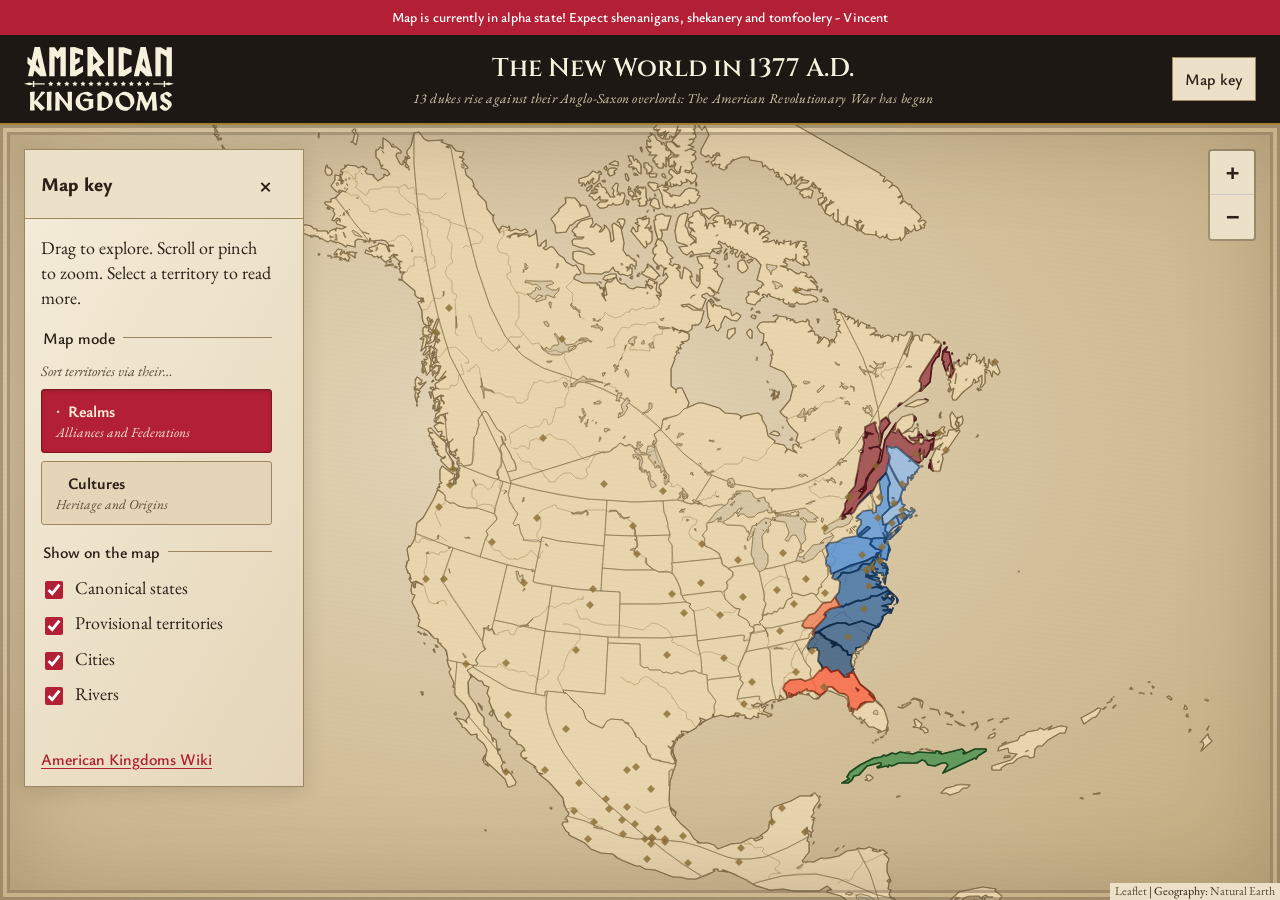
<file: ak-map-alpha/index.html>
<!doctype html>
<html lang="en">
<head>
  <meta charset="utf-8">
  <meta name="viewport" content="width=device-width,initial-scale=1">
  <meta name="theme-color" content="#2c2118">
  <meta name="robots" content="index, follow">
  <title>American Kingdoms Alt-History Map | A Medieval America in 1377 A.D.</title>
  <meta name="description" content="Explore the interactive American Kingdoms atlas: a medieval America in 1377 A.D. Chart every duchy, republic and territory as the thirteen colonies rise against their Anglo-Saxon overlords.">
  <link rel="canonical" href="https://american-kingdoms.com/ak-map-alpha/">
  <link rel="icon" href="assets/favicon.png">

  <!-- Open Graph / social -->
  <meta property="og:type" content="website">
  <meta property="og:site_name" content="American Kingdoms">
  <meta property="og:title" content="American Kingdoms Alt-History Map | A Medieval America in 1377 A.D.">
  <meta property="og:description" content="Explore the interactive American Kingdoms atlas: a medieval America in 1377 A.D. Chart every duchy, republic and territory as the thirteen colonies rise against their Anglo-Saxon overlords.">
  <meta property="og:url" content="https://american-kingdoms.com/ak-map-alpha/">
  <meta property="og:image" content="https://american-kingdoms.com/assets/washington-throne.jpg">
  <meta name="twitter:card" content="summary_large_image">
  <meta name="twitter:site" content="@kaisercatcinema">
  <link href="https://fonts.googleapis.com/css2?family=Cinzel:wght@400;600&family=EB+Garamond:ital,wght@0,400;0,600;1,400&family=Ysabeau:wght@600;800&display=swap" rel="stylesheet">
  <link rel="stylesheet" href="vendor/leaflet.css">
  <link rel="stylesheet" href="atlas.css?v=6">
  <script defer src="vendor/leaflet.js"></script>
  <script defer src="atlas.js?v=7"></script>
</head>
<body>
  <div id="alpha-banner" role="status">Map is currently in alpha state! Expect shenanigans, shekanery and tomfoolery - Vincent</div>
  <header>
    <a href="https://american-kingdoms.com/" aria-label="American Kingdoms home"><img src="assets/ak-logo.svg" alt="American Kingdoms"></a>
    <div class="atlas-title">
      <h1>The New World in 1377 A.D.</h1>
      <p>13 dukes rise against their Anglo-Saxon overlords: The American Revolutionary War has begun</p>
    </div>
    <nav aria-label="Atlas controls"><button id="panel-toggle" type="button" aria-controls="panel" aria-expanded="true">Map key</button></nav>
  </header>
  <main>
    <div id="map" aria-label="Interactive North America map. Use arrow keys to pan and plus or minus to zoom."></div>
    <aside id="panel" aria-labelledby="panel-title">
      <div class="panel-heading"><h2 id="panel-title">Map key</h2><button id="panel-close" type="button" aria-label="Close map panel">×</button></div>
      <div class="panel-body">
      <section id="details" hidden aria-live="polite"><img id="detail-flag" hidden alt=""><a id="detail-flag-buy" class="flag-buy" href="https://flagmaker-print.com/collections/alt-history-flags" target="_blank" rel="noopener" hidden>Purchase a flag on Flagmaker &amp; Print <span aria-hidden="true">↗</span></a><h2 id="detail-name"></h2><p id="detail-author">Patreon Lord: <a id="detail-author-name" href="https://kaisercatcinema.com/patreon" target="_blank" rel="noopener"></a></p><p id="detail-description"></p><a id="detail-link" hidden>Read the Wiki Article <span aria-hidden="true">↗</span></a></section>
      <div id="key-content">
      <p>Drag to explore. Scroll or pinch to zoom. Select a territory to read more.</p>
      <fieldset><legend>Map mode</legend>
        <p class="mode-hint">Sort territories via their…</p>
        <div class="mode-options">
          <label class="mode-option">
            <input type="radio" name="mapmode" value="realms" checked>
            <span class="mode-option-title">Realms</span>
            <span class="mode-option-desc">Alliances and Federations</span>
          </label>
          <label class="mode-option">
            <input type="radio" name="mapmode" value="cultures">
            <span class="mode-option-title">Cultures</span>
            <span class="mode-option-desc">Heritage and Origins</span>
          </label>
        </div>
      </fieldset>
      <fieldset><legend>Show on the map</legend>
        <label><input id="countries" type="checkbox" checked> Canonical states</label>
        <label><input id="regions" type="checkbox" checked> Provisional territories</label>
        <label><input id="cities" type="checkbox" checked> Cities</label>
        <label><input id="rivers" type="checkbox" checked> Rivers</label>
        <label hidden><input id="samples" type="checkbox"> Sample territory</label>
      </fieldset>
      <p id="status" role="status" hidden></p>
      <a class="wiki" href="https://wiki.american-kingdoms.com/">American Kingdoms Wiki</a>
      </div>
      <section id="editor" hidden>
        <h2>Chart a territory</h2>
        <p>Draw a polygon, then select it to name it. Export your work before leaving this page.</p>
        <form id="edit-form">
          <label>Name <input id="edit-name" maxlength="100" required></label>
          <label>Layer <select id="edit-kind"><option value="country">Country</option><option value="region">Region</option></select></label>
          <label>Colour <input id="edit-color" type="color" value="#b31f34"></label>
          <label>Description <textarea id="edit-description" maxlength="2000"></textarea></label>
          <label>Wiki URL <input id="edit-wiki" type="url" placeholder="https://wiki.american-kingdoms.com/…"></label>
          <button type="submit">Apply to selected territory</button>
        </form>
        <button id="export" type="button">Export territories</button>
        <p id="editor-status" role="status"></p>
      </section>
      </div>
    </aside>
  </main>
  <noscript>This atlas needs JavaScript for zooming and territory information.</noscript>
</body>
</html>
</file>
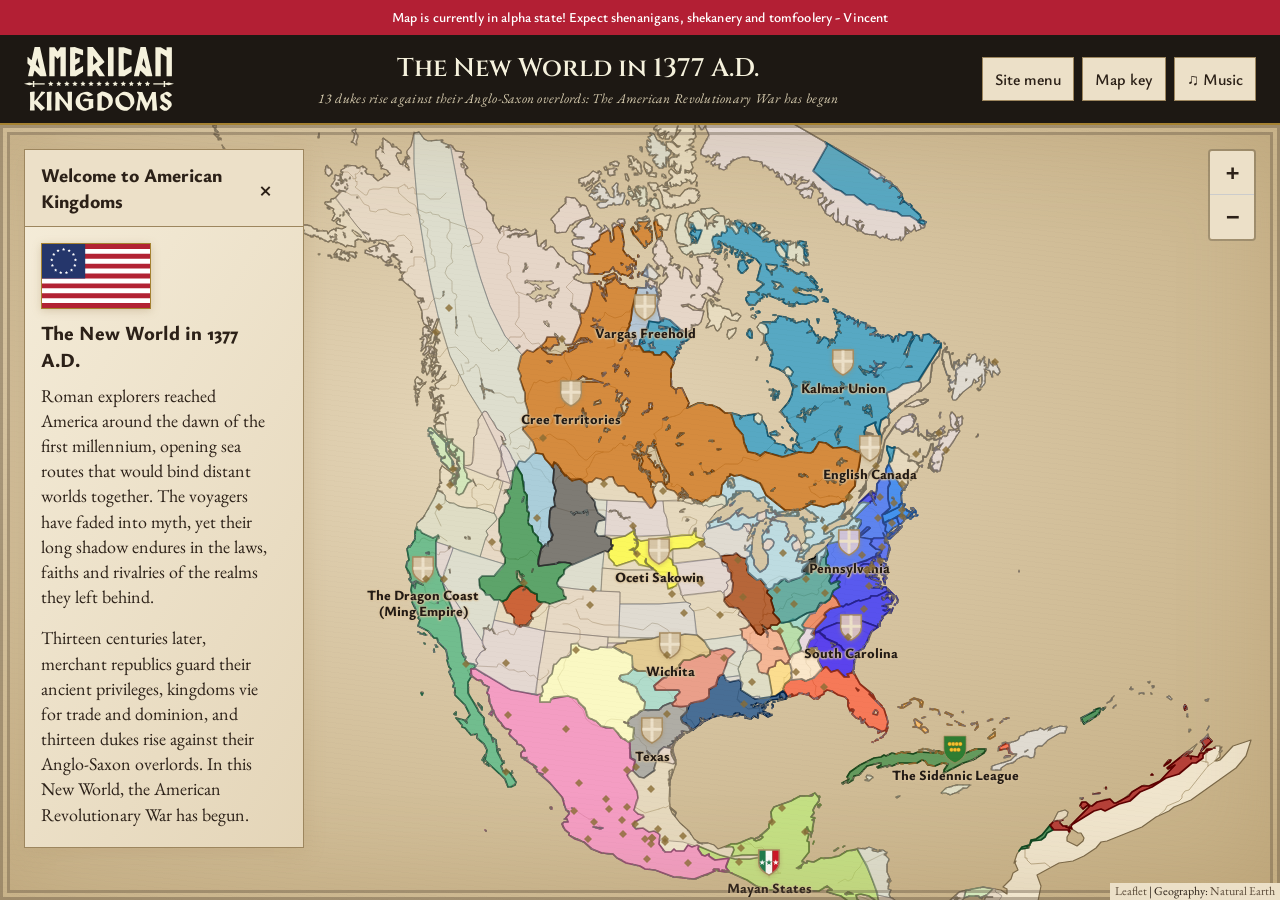
<file: medieval-america-map/index.html>
<!doctype html>
<html lang="en">
<head>
  <meta charset="utf-8">
  <meta name="viewport" content="width=device-width,initial-scale=1">
  <meta name="theme-color" content="#2c2118">
  <meta name="robots" content="index, follow">
  <title>American Kingdoms Alt-History Map | A Medieval America in 1377 A.D.</title>
  <meta name="description" content="Explore the interactive American Kingdoms atlas: a medieval America in 1377 A.D. Chart every duchy, republic and territory as the thirteen colonies rise against their Anglo-Saxon overlords.">
  <link rel="canonical" href="https://american-kingdoms.com/medieval-america-map/">
  <link rel="icon" type="image/png" href="assets/favicon.png?v=2">

  <!-- Open Graph / social -->
  <meta property="og:type" content="website">
  <meta property="og:site_name" content="American Kingdoms">
  <meta property="og:title" content="American Kingdoms Alt-History Map | A Medieval America in 1377 A.D.">
  <meta property="og:description" content="Explore the interactive American Kingdoms atlas: a medieval America in 1377 A.D. Chart every duchy, republic and territory as the thirteen colonies rise against their Anglo-Saxon overlords.">
  <meta property="og:url" content="https://american-kingdoms.com/medieval-america-map/">
  <meta property="og:image" content="https://american-kingdoms.com/assets/washington-throne.jpg">
  <meta name="twitter:card" content="summary_large_image">
  <meta name="twitter:site" content="@kaisercatcinema">
  <link href="https://fonts.googleapis.com/css2?family=Cinzel:wght@400;600&family=EB+Garamond:ital,wght@0,400;0,600;1,400&family=Ysabeau:wght@600;800&display=swap" rel="stylesheet">
  <link rel="stylesheet" href="vendor/leaflet.css">
  <link rel="stylesheet" href="atlas.css?v=17">
  <script defer src="vendor/leaflet.js"></script>
  <script defer src="submaps.js?v=2"></script>
  <script defer src="atlas.js?v=21"></script>
  <script defer src="music-player.js?v=3"></script>
</head>
<body>
  <div id="alpha-banner" role="status">Map is currently in alpha state! Expect shenanigans, shekanery and tomfoolery - Vincent</div>
  <header>
    <a href="https://american-kingdoms.com/" aria-label="American Kingdoms home"><img src="assets/ak-logo.svg" alt="American Kingdoms"></a>
    <div class="atlas-title">
      <h1>The New World in 1377 A.D.</h1>
      <p>13 dukes rise against their Anglo-Saxon overlords: The American Revolutionary War has begun</p>
    </div>
    <nav aria-label="Atlas controls">
      <div class="site-menu-wrap">
        <button id="site-menu-toggle" type="button" aria-controls="site-menu" aria-expanded="false">Site menu</button>
        <ul id="site-menu" class="site-menu" hidden>
          <li><a href="https://american-kingdoms.com/">Home</a></li>
          <li><a href="https://american-kingdoms.com/#world">Lore</a></li>
          <li><a href="https://american-kingdoms.com/#gallery">Gallery</a></li>
          <li><a href="https://american-kingdoms.com/#explore">Projects</a></li>
          <li><a href="https://american-kingdoms.com/#connect">Connect</a></li>
          <li><a href="https://american-kingdoms.com/#prints">Merchandise</a></li>
        </ul>
      </div>
      <button id="panel-toggle" type="button" aria-controls="panel" aria-expanded="true">Map key</button><div class="music-player"><button id="music-toggle" type="button" aria-haspopup="true" aria-expanded="false" aria-controls="music-popover">♫ Music</button><div id="music-popover" class="music-popover" hidden><button id="music-playpause" type="button" aria-label="Play music">▶</button><label for="music-volume">Volume</label><input id="music-volume" type="range" min="0" max="100" value="0"><span id="music-track" class="music-track"></span></div></div>
    </nav>
    <audio id="music-audio" preload="none"></audio>
  </header>
  <main>
    <div id="map" aria-label="Interactive Americas map. Use arrow keys to pan and plus or minus to zoom."></div>
    <aside id="panel" aria-labelledby="panel-title">
      <div class="panel-heading"><h2 id="panel-title">Map key</h2><button id="panel-close" type="button" aria-label="Close map panel">×</button></div>
      <div class="panel-body">
      <section id="welcome" hidden aria-labelledby="welcome-title">
        <img class="welcome-flag" src="assets/betsy-ross-flag.svg" width="110" height="66" alt="Betsy Ross flag: thirteen white stars in a circle on a blue canton, with thirteen red and white stripes">
        <h2 id="welcome-title">The New World in 1377 A.D.</h2>
        <p>Roman explorers reached America around the dawn of the first millennium, opening sea routes that would bind distant worlds together. The voyagers have faded into myth, yet their long shadow endures in the laws, faiths and rivalries of the realms they left behind.</p>
        <p>Thirteen centuries later, merchant republics guard their ancient privileges, kingdoms vie for trade and dominion, and thirteen dukes rise against their Anglo-Saxon overlords. In this New World, the American Revolutionary War has begun.</p>
        <a href="https://wiki.american-kingdoms.com/">Explore the American Kingdoms Wiki <span aria-hidden="true">↗</span></a>
      </section>
      <section id="details" hidden aria-live="polite"><img id="detail-flag" hidden alt=""><a id="detail-flag-buy" class="flag-buy" href="https://flagmaker-print.com/collections/alt-history-flags" target="_blank" rel="noopener" hidden>Purchase a flag on Flagmaker &amp; Print <span aria-hidden="true">↗</span></a><h2 id="detail-name"></h2><p id="detail-author">Patreon Lord: <a id="detail-author-name" href="https://kaisercatcinema.com/patreon" target="_blank" rel="noopener"></a></p><p id="detail-description"></p><a id="detail-link" hidden>Read the Wiki Article <span aria-hidden="true">↗</span></a></section>
      <div id="key-content">
      <p>Drag to explore. Scroll or pinch to zoom. Select a territory to read more.</p>
      <label for="realm-finder">Find a realm</label>
      <select id="realm-finder" disabled><option value="">Choose a realm…</option></select>
      <p id="map-detail-note" class="map-detail-note"></p>
      <a id="detail-switch" href="?detail=lite">Switch to light map</a>
      <fieldset><legend>Map mode</legend>
        <p class="mode-hint">Sort territories via their…</p>
        <div class="mode-options">
          <label class="mode-option">
            <input type="radio" name="mapmode" value="realms" checked>
            <span class="mode-option-title">Realms</span>
            <span class="mode-option-desc">Alliances and Federations</span>
          </label>
          <label class="mode-option">
            <input type="radio" name="mapmode" value="cultures">
            <span class="mode-option-title">Cultures</span>
            <span class="mode-option-desc">Heritage and Origins</span>
          </label>
        </div>
      </fieldset>
      <fieldset><legend>Show on the map</legend>
        <label><input id="countries" type="checkbox" checked> Canonical states</label>
        <label><input id="regions" type="checkbox" checked> Provisional territories</label>
        <label><input id="cities" type="checkbox" checked> Cities</label>
        <label><input id="rivers" type="checkbox" checked> Rivers</label>
        <label hidden><input id="samples" type="checkbox"> Sample territory</label>
      </fieldset>
      <p id="status" role="status" hidden></p>
      <a class="wiki" href="https://wiki.american-kingdoms.com/">American Kingdoms Wiki</a>
      </div>
      <section id="editor" hidden>
        <h2>Chart a territory</h2>
        <p>Draw a polygon, then select it to name it. Export your work before leaving this page.</p>
        <form id="edit-form">
          <label>Name <input id="edit-name" maxlength="100" required></label>
          <label>Layer <select id="edit-kind"><option value="country">Country</option><option value="region">Region</option></select></label>
          <label>Colour <input id="edit-color" type="color" value="#b31f34"></label>
          <label>Description <textarea id="edit-description" maxlength="2000"></textarea></label>
          <label>Wiki URL <input id="edit-wiki" type="url" placeholder="https://wiki.american-kingdoms.com/…"></label>
          <button type="submit">Apply to selected territory</button>
        </form>
        <button id="export" type="button">Export territories</button>
        <p id="editor-status" role="status"></p>
      </section>
      </div>
    </aside>
  </main>
  <noscript>This atlas needs JavaScript for zooming and territory information.</noscript>
</body>
</html>
</file>
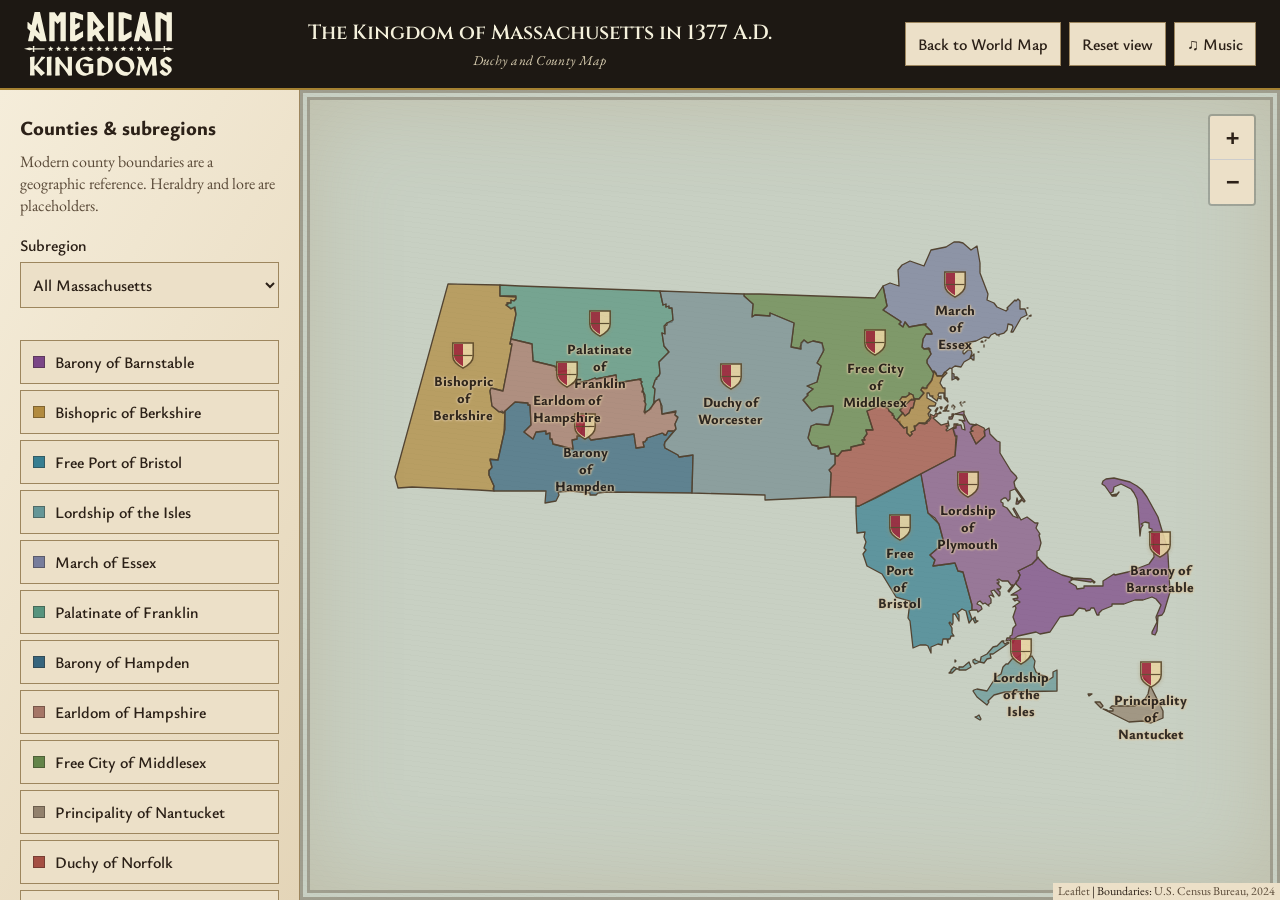
<file: world-map/massachusetts/index.html>
<!doctype html>
<html lang="en">
<head>
  <meta charset="utf-8">
  <meta name="viewport" content="width=device-width,initial-scale=1">
  <meta name="theme-color" content="#2c2118">
  <title>The Kingdom of Massachusetts in 1377 A.D.</title>
  <meta name="description" content="Explore Massachusetts’s fourteen counties and geographic subregions in the American Kingdoms atlas.">
  <link rel="canonical" href="https://american-kingdoms.com/world-map/massachusetts/">
  <link rel="icon" type="image/png" href="/medieval-america-map/assets/favicon.png?v=2">
  <link href="https://fonts.googleapis.com/css2?family=Cinzel:wght@400;600&family=EB+Garamond:ital,wght@0,400;0,600;1,400&family=Ysabeau:wght@600;800&display=swap" rel="stylesheet">
  <link rel="stylesheet" href="/medieval-america-map/vendor/leaflet.css">
  <link rel="stylesheet" href="/medieval-america-map/atlas.css?v=15">
  <link rel="stylesheet" href="/medieval-america-map/submap.css?v=4">
  <script defer src="/medieval-america-map/vendor/leaflet.js"></script>
  <script defer src="/medieval-america-map/submaps.js?v=2"></script>
  <script defer src="/medieval-america-map/submap.js?v=3"></script>
  <script defer src="/medieval-america-map/music-player.js?v=3"></script>
</head>
<body class="submap" data-submap="massachusetts">
  <header>
    <a href="/" aria-label="American Kingdoms home"><img src="/medieval-america-map/assets/ak-logo.svg" alt="American Kingdoms"></a>
    <div class="atlas-title"><h1 id="kingdom-title">The Kingdom of Massachusetts in 1377 A.D.</h1><p>Duchy and County Map</p></div>
    <nav aria-label="Map navigation"><a class="map-button" href="/medieval-america-map/?return=1">Back to World Map</a><button id="reset-map" type="button" disabled>Reset view</button><div class="music-player"><button id="music-toggle" type="button" aria-haspopup="true" aria-expanded="false" aria-controls="music-popover">♫ Music</button><div id="music-popover" class="music-popover" hidden><button id="music-playpause" type="button" aria-label="Play music">▶</button><label for="music-volume">Volume</label><input id="music-volume" type="range" min="0" max="100" value="0"><span id="music-track" class="music-track"></span></div></div></nav>
    <audio id="music-audio" preload="none"></audio>
  </header>
  <main class="submap-layout">
    <aside class="county-panel" aria-label="Counties and subregions">
      <h2>Counties &amp; subregions</h2>
      <p class="reference-note">Modern county boundaries are a geographic reference. Heraldry and lore are placeholders.</p>
      <label for="region">Subregion</label>
      <select id="region" disabled><option value="">All Massachusetts</option></select>
      <p id="submap-status" role="status">Loading county map…</p>
      <button id="retry-map" type="button" hidden>Try again</button>
      <div id="county-list" aria-label="Select a county"></div>
      <p class="reference-note">Select a county to explore. Drag to pan; scroll or pinch to zoom.</p>
    </aside>
    <div class="submap-canvas"><div id="map" aria-label="Interactive Massachusetts county map. Arrow keys pan; plus and minus zoom."></div></div>
    <aside id="county-details" aria-labelledby="county-details-title" hidden>
      <div class="panel-heading"><h2 id="county-details-title" tabindex="-1">Territory details</h2><button id="county-close" type="button" aria-label="Close county details">×</button></div>
      <div class="panel-body">
        <img id="county-flag" src="/medieval-america-map/assets/flags/placeholder-county.svg" alt="Placeholder county flag">
        <a class="flag-buy" href="https://flagmaker-print.com/collections/alt-history-flags" target="_blank" rel="noopener">Purchase a flag on Flagmaker &amp; Print <span aria-hidden="true">↗</span></a>
        <h2 id="county-name"></h2>
        <p class="county-author">Patreon Lord: <a href="https://kaisercatcinema.com/patreon" target="_blank" rel="noopener">Lorem Ipsum</a></p>
        <p id="county-region"></p>
        <p>Lorem ipsum dolor sit amet, consectetur adipiscing elit. Sed do eiusmod tempor incididunt ut labore et dolore magna aliqua. Ut enim ad minim veniam, quis nostrud exercitation ullamco laboris nisi ut aliquip ex ea commodo consequat.</p>
        <a href="https://wiki.american-kingdoms.com/">Read the Wiki Article <span aria-hidden="true">↗</span></a>
      </div>
    </aside>
  </main>
  <noscript>JavaScript is needed to explore the map. <a href="/medieval-america-map/">Return to the world map</a>.</noscript>
</body>
</html>
</file>
<file: ak-map-alpha/vendor/leaflet.css>
/* required styles */

.leaflet-pane,
.leaflet-tile,
.leaflet-marker-icon,
.leaflet-marker-shadow,
.leaflet-tile-container,
.leaflet-pane > svg,
.leaflet-pane > canvas,
.leaflet-zoom-box,
.leaflet-image-layer,
.leaflet-layer {
	position: absolute;
	left: 0;
	top: 0;
	}
.leaflet-container {
	overflow: hidden;
	}
.leaflet-tile,
.leaflet-marker-icon,
.leaflet-marker-shadow {
	-webkit-user-select: none;
	   -moz-user-select: none;
	        user-select: none;
	  -webkit-user-drag: none;
	}
/* Prevents IE11 from highlighting tiles in blue */
.leaflet-tile::selection {
	background: transparent;
}
/* Safari renders non-retina tile on retina better with this, but Chrome is worse */
.leaflet-safari .leaflet-tile {
	image-rendering: -webkit-optimize-contrast;
	}
/* hack that prevents hw layers "stretching" when loading new tiles */
.leaflet-safari .leaflet-tile-container {
	width: 1600px;
	height: 1600px;
	-webkit-transform-origin: 0 0;
	}
.leaflet-marker-icon,
.leaflet-marker-shadow {
	display: block;
	}
/* .leaflet-container svg: reset svg max-width decleration shipped in Joomla! (joomla.org) 3.x */
/* .leaflet-container img: map is broken in FF if you have max-width: 100% on tiles */
.leaflet-container .leaflet-overlay-pane svg {
	max-width: none !important;
	max-height: none !important;
	}
.leaflet-container .leaflet-marker-pane img,
.leaflet-container .leaflet-shadow-pane img,
.leaflet-container .leaflet-tile-pane img,
.leaflet-container img.leaflet-image-layer,
.leaflet-container .leaflet-tile {
	max-width: none !important;
	max-height: none !important;
	width: auto;
	padding: 0;
	}

.leaflet-container img.leaflet-tile {
	/* See: https://bugs.chromium.org/p/chromium/issues/detail?id=600120 */
	mix-blend-mode: plus-lighter;
}

.leaflet-container.leaflet-touch-zoom {
	-ms-touch-action: pan-x pan-y;
	touch-action: pan-x pan-y;
	}
.leaflet-container.leaflet-touch-drag {
	-ms-touch-action: pinch-zoom;
	/* Fallback for FF which doesn't support pinch-zoom */
	touch-action: none;
	touch-action: pinch-zoom;
}
.leaflet-container.leaflet-touch-drag.leaflet-touch-zoom {
	-ms-touch-action: none;
	touch-action: none;
}
.leaflet-container {
	-webkit-tap-highlight-color: transparent;
}
.leaflet-container a {
	-webkit-tap-highlight-color: rgba(51, 181, 229, 0.4);
}
.leaflet-tile {
	filter: inherit;
	visibility: hidden;
	}
.leaflet-tile-loaded {
	visibility: inherit;
	}
.leaflet-zoom-box {
	width: 0;
	height: 0;
	-moz-box-sizing: border-box;
	     box-sizing: border-box;
	z-index: 800;
	}
/* workaround for https://bugzilla.mozilla.org/show_bug.cgi?id=888319 */
.leaflet-overlay-pane svg {
	-moz-user-select: none;
	}

.leaflet-pane         { z-index: 400; }

.leaflet-tile-pane    { z-index: 200; }
.leaflet-overlay-pane { z-index: 400; }
.leaflet-shadow-pane  { z-index: 500; }
.leaflet-marker-pane  { z-index: 600; }
.leaflet-tooltip-pane   { z-index: 650; }
.leaflet-popup-pane   { z-index: 700; }

.leaflet-map-pane canvas { z-index: 100; }
.leaflet-map-pane svg    { z-index: 200; }

.leaflet-vml-shape {
	width: 1px;
	height: 1px;
	}
.lvml {
	behavior: url(#default#VML);
	display: inline-block;
	position: absolute;
	}


/* control positioning */

.leaflet-control {
	position: relative;
	z-index: 800;
	pointer-events: visiblePainted; /* IE 9-10 doesn't have auto */
	pointer-events: auto;
	}
.leaflet-top,
.leaflet-bottom {
	position: absolute;
	z-index: 1000;
	pointer-events: none;
	}
.leaflet-top {
	top: 0;
	}
.leaflet-right {
	right: 0;
	}
.leaflet-bottom {
	bottom: 0;
	}
.leaflet-left {
	left: 0;
	}
.leaflet-control {
	float: left;
	clear: both;
	}
.leaflet-right .leaflet-control {
	float: right;
	}
.leaflet-top .leaflet-control {
	margin-top: 10px;
	}
.leaflet-bottom .leaflet-control {
	margin-bottom: 10px;
	}
.leaflet-left .leaflet-control {
	margin-left: 10px;
	}
.leaflet-right .leaflet-control {
	margin-right: 10px;
	}


/* zoom and fade animations */

.leaflet-fade-anim .leaflet-popup {
	opacity: 0;
	-webkit-transition: opacity 0.2s linear;
	   -moz-transition: opacity 0.2s linear;
	        transition: opacity 0.2s linear;
	}
.leaflet-fade-anim .leaflet-map-pane .leaflet-popup {
	opacity: 1;
	}
.leaflet-zoom-animated {
	-webkit-transform-origin: 0 0;
	    -ms-transform-origin: 0 0;
	        transform-origin: 0 0;
	}
svg.leaflet-zoom-animated {
	will-change: transform;
}

.leaflet-zoom-anim .leaflet-zoom-animated {
	-webkit-transition: -webkit-transform 0.25s cubic-bezier(0,0,0.25,1);
	   -moz-transition:    -moz-transform 0.25s cubic-bezier(0,0,0.25,1);
	        transition:         transform 0.25s cubic-bezier(0,0,0.25,1);
	}
.leaflet-zoom-anim .leaflet-tile,
.leaflet-pan-anim .leaflet-tile {
	-webkit-transition: none;
	   -moz-transition: none;
	        transition: none;
	}

.leaflet-zoom-anim .leaflet-zoom-hide {
	visibility: hidden;
	}


/* cursors */

.leaflet-interactive {
	cursor: pointer;
	}
.leaflet-grab {
	cursor: -webkit-grab;
	cursor:    -moz-grab;
	cursor:         grab;
	}
.leaflet-crosshair,
.leaflet-crosshair .leaflet-interactive {
	cursor: crosshair;
	}
.leaflet-popup-pane,
.leaflet-control {
	cursor: auto;
	}
.leaflet-dragging .leaflet-grab,
.leaflet-dragging .leaflet-grab .leaflet-interactive,
.leaflet-dragging .leaflet-marker-draggable {
	cursor: move;
	cursor: -webkit-grabbing;
	cursor:    -moz-grabbing;
	cursor:         grabbing;
	}

/* marker & overlays interactivity */
.leaflet-marker-icon,
.leaflet-marker-shadow,
.leaflet-image-layer,
.leaflet-pane > svg path,
.leaflet-tile-container {
	pointer-events: none;
	}

.leaflet-marker-icon.leaflet-interactive,
.leaflet-image-layer.leaflet-interactive,
.leaflet-pane > svg path.leaflet-interactive,
svg.leaflet-image-layer.leaflet-interactive path {
	pointer-events: visiblePainted; /* IE 9-10 doesn't have auto */
	pointer-events: auto;
	}

/* visual tweaks */

.leaflet-container {
	background: #ddd;
	outline-offset: 1px;
	}
.leaflet-container a {
	color: #0078A8;
	}
.leaflet-zoom-box {
	border: 2px dotted #38f;
	background: rgba(255,255,255,0.5);
	}


/* general typography */
.leaflet-container {
	font-family: "Helvetica Neue", Arial, Helvetica, sans-serif;
	font-size: 12px;
	font-size: 0.75rem;
	line-height: 1.5;
	}


/* general toolbar styles */

.leaflet-bar {
	box-shadow: 0 1px 5px rgba(0,0,0,0.65);
	border-radius: 4px;
	}
.leaflet-bar a {
	background-color: #fff;
	border-bottom: 1px solid #ccc;
	width: 26px;
	height: 26px;
	line-height: 26px;
	display: block;
	text-align: center;
	text-decoration: none;
	color: black;
	}
.leaflet-bar a,
.leaflet-control-layers-toggle {
	background-position: 50% 50%;
	background-repeat: no-repeat;
	display: block;
	}
.leaflet-bar a:hover,
.leaflet-bar a:focus {
	background-color: #f4f4f4;
	}
.leaflet-bar a:first-child {
	border-top-left-radius: 4px;
	border-top-right-radius: 4px;
	}
.leaflet-bar a:last-child {
	border-bottom-left-radius: 4px;
	border-bottom-right-radius: 4px;
	border-bottom: none;
	}
.leaflet-bar a.leaflet-disabled {
	cursor: default;
	background-color: #f4f4f4;
	color: #bbb;
	}

.leaflet-touch .leaflet-bar a {
	width: 30px;
	height: 30px;
	line-height: 30px;
	}
.leaflet-touch .leaflet-bar a:first-child {
	border-top-left-radius: 2px;
	border-top-right-radius: 2px;
	}
.leaflet-touch .leaflet-bar a:last-child {
	border-bottom-left-radius: 2px;
	border-bottom-right-radius: 2px;
	}

/* zoom control */

.leaflet-control-zoom-in,
.leaflet-control-zoom-out {
	font: bold 18px 'Lucida Console', Monaco, monospace;
	text-indent: 1px;
	}

.leaflet-touch .leaflet-control-zoom-in, .leaflet-touch .leaflet-control-zoom-out  {
	font-size: 22px;
	}


/* layers control */

.leaflet-control-layers {
	box-shadow: 0 1px 5px rgba(0,0,0,0.4);
	background: #fff;
	border-radius: 5px;
	}
.leaflet-control-layers-toggle {
	background-image: url(images/layers.png);
	width: 36px;
	height: 36px;
	}
.leaflet-retina .leaflet-control-layers-toggle {
	background-image: url(images/layers-2x.png);
	background-size: 26px 26px;
	}
.leaflet-touch .leaflet-control-layers-toggle {
	width: 44px;
	height: 44px;
	}
.leaflet-control-layers .leaflet-control-layers-list,
.leaflet-control-layers-expanded .leaflet-control-layers-toggle {
	display: none;
	}
.leaflet-control-layers-expanded .leaflet-control-layers-list {
	display: block;
	position: relative;
	}
.leaflet-control-layers-expanded {
	padding: 6px 10px 6px 6px;
	color: #333;
	background: #fff;
	}
.leaflet-control-layers-scrollbar {
	overflow-y: scroll;
	overflow-x: hidden;
	padding-right: 5px;
	}
.leaflet-control-layers-selector {
	margin-top: 2px;
	position: relative;
	top: 1px;
	}
.leaflet-control-layers label {
	display: block;
	font-size: 13px;
	font-size: 1.08333em;
	}
.leaflet-control-layers-separator {
	height: 0;
	border-top: 1px solid #ddd;
	margin: 5px -10px 5px -6px;
	}

/* Default icon URLs */
.leaflet-default-icon-path { /* used only in path-guessing heuristic, see L.Icon.Default */
	background-image: url(images/marker-icon.png);
	}


/* attribution and scale controls */

.leaflet-container .leaflet-control-attribution {
	background: #fff;
	background: rgba(255, 255, 255, 0.8);
	margin: 0;
	}
.leaflet-control-attribution,
.leaflet-control-scale-line {
	padding: 0 5px;
	color: #333;
	line-height: 1.4;
	}
.leaflet-control-attribution a {
	text-decoration: none;
	}
.leaflet-control-attribution a:hover,
.leaflet-control-attribution a:focus {
	text-decoration: underline;
	}
.leaflet-attribution-flag {
	display: inline !important;
	vertical-align: baseline !important;
	width: 1em;
	height: 0.6669em;
	}
.leaflet-left .leaflet-control-scale {
	margin-left: 5px;
	}
.leaflet-bottom .leaflet-control-scale {
	margin-bottom: 5px;
	}
.leaflet-control-scale-line {
	border: 2px solid #777;
	border-top: none;
	line-height: 1.1;
	padding: 2px 5px 1px;
	white-space: nowrap;
	-moz-box-sizing: border-box;
	     box-sizing: border-box;
	background: rgba(255, 255, 255, 0.8);
	text-shadow: 1px 1px #fff;
	}
.leaflet-control-scale-line:not(:first-child) {
	border-top: 2px solid #777;
	border-bottom: none;
	margin-top: -2px;
	}
.leaflet-control-scale-line:not(:first-child):not(:last-child) {
	border-bottom: 2px solid #777;
	}

.leaflet-touch .leaflet-control-attribution,
.leaflet-touch .leaflet-control-layers,
.leaflet-touch .leaflet-bar {
	box-shadow: none;
	}
.leaflet-touch .leaflet-control-layers,
.leaflet-touch .leaflet-bar {
	border: 2px solid rgba(0,0,0,0.2);
	background-clip: padding-box;
	}


/* popup */

.leaflet-popup {
	position: absolute;
	text-align: center;
	margin-bottom: 20px;
	}
.leaflet-popup-content-wrapper {
	padding: 1px;
	text-align: left;
	border-radius: 12px;
	}
.leaflet-popup-content {
	margin: 13px 24px 13px 20px;
	line-height: 1.3;
	font-size: 13px;
	font-size: 1.08333em;
	min-height: 1px;
	}
.leaflet-popup-content p {
	margin: 17px 0;
	margin: 1.3em 0;
	}
.leaflet-popup-tip-container {
	width: 40px;
	height: 20px;
	position: absolute;
	left: 50%;
	margin-top: -1px;
	margin-left: -20px;
	overflow: hidden;
	pointer-events: none;
	}
.leaflet-popup-tip {
	width: 17px;
	height: 17px;
	padding: 1px;

	margin: -10px auto 0;
	pointer-events: auto;

	-webkit-transform: rotate(45deg);
	   -moz-transform: rotate(45deg);
	    -ms-transform: rotate(45deg);
	        transform: rotate(45deg);
	}
.leaflet-popup-content-wrapper,
.leaflet-popup-tip {
	background: white;
	color: #333;
	box-shadow: 0 3px 14px rgba(0,0,0,0.4);
	}
.leaflet-container a.leaflet-popup-close-button {
	position: absolute;
	top: 0;
	right: 0;
	border: none;
	text-align: center;
	width: 24px;
	height: 24px;
	font: 16px/24px Tahoma, Verdana, sans-serif;
	color: #757575;
	text-decoration: none;
	background: transparent;
	}
.leaflet-container a.leaflet-popup-close-button:hover,
.leaflet-container a.leaflet-popup-close-button:focus {
	color: #585858;
	}
.leaflet-popup-scrolled {
	overflow: auto;
	}

.leaflet-oldie .leaflet-popup-content-wrapper {
	-ms-zoom: 1;
	}
.leaflet-oldie .leaflet-popup-tip {
	width: 24px;
	margin: 0 auto;

	-ms-filter: "progid:DXImageTransform.Microsoft.Matrix(M11=0.70710678, M12=0.70710678, M21=-0.70710678, M22=0.70710678)";
	filter: progid:DXImageTransform.Microsoft.Matrix(M11=0.70710678, M12=0.70710678, M21=-0.70710678, M22=0.70710678);
	}

.leaflet-oldie .leaflet-control-zoom,
.leaflet-oldie .leaflet-control-layers,
.leaflet-oldie .leaflet-popup-content-wrapper,
.leaflet-oldie .leaflet-popup-tip {
	border: 1px solid #999;
	}


/* div icon */

.leaflet-div-icon {
	background: #fff;
	border: 1px solid #666;
	}


/* Tooltip */
/* Base styles for the element that has a tooltip */
.leaflet-tooltip {
	position: absolute;
	padding: 6px;
	background-color: #fff;
	border: 1px solid #fff;
	border-radius: 3px;
	color: #222;
	white-space: nowrap;
	-webkit-user-select: none;
	-moz-user-select: none;
	-ms-user-select: none;
	user-select: none;
	pointer-events: none;
	box-shadow: 0 1px 3px rgba(0,0,0,0.4);
	}
.leaflet-tooltip.leaflet-interactive {
	cursor: pointer;
	pointer-events: auto;
	}
.leaflet-tooltip-top:before,
.leaflet-tooltip-bottom:before,
.leaflet-tooltip-left:before,
.leaflet-tooltip-right:before {
	position: absolute;
	pointer-events: none;
	border: 6px solid transparent;
	background: transparent;
	content: "";
	}

/* Directions */

.leaflet-tooltip-bottom {
	margin-top: 6px;
}
.leaflet-tooltip-top {
	margin-top: -6px;
}
.leaflet-tooltip-bottom:before,
.leaflet-tooltip-top:before {
	left: 50%;
	margin-left: -6px;
	}
.leaflet-tooltip-top:before {
	bottom: 0;
	margin-bottom: -12px;
	border-top-color: #fff;
	}
.leaflet-tooltip-bottom:before {
	top: 0;
	margin-top: -12px;
	margin-left: -6px;
	border-bottom-color: #fff;
	}
.leaflet-tooltip-left {
	margin-left: -6px;
}
.leaflet-tooltip-right {
	margin-left: 6px;
}
.leaflet-tooltip-left:before,
.leaflet-tooltip-right:before {
	top: 50%;
	margin-top: -6px;
	}
.leaflet-tooltip-left:before {
	right: 0;
	margin-right: -12px;
	border-left-color: #fff;
	}
.leaflet-tooltip-right:before {
	left: 0;
	margin-left: -12px;
	border-right-color: #fff;
	}

/* Printing */

@media print {
	/* Prevent printers from removing background-images of controls. */
	.leaflet-control {
		-webkit-print-color-adjust: exact;
		print-color-adjust: exact;
		}
	}
</file>
<file: ak-map-alpha/atlas.css>
:root{--ink:#2c2118;--muted:#5a4a38;--parch:#ece0c8;--parch-2:#e4d5b8;--gold:#a58232;--red:#b31f34;--body:'EB Garamond',Georgia,serif;--sans:'Ysabeau',Arial,sans-serif;--display:'Cinzel',Georgia,serif}
*{box-sizing:border-box}body{margin:0;color:var(--ink);font:18px/1.4 var(--body);height:100dvh;display:flex;flex-direction:column;background:var(--parch)}
#alpha-banner{flex:none;background:var(--red);color:#fff;text-align:center;font:600 .85rem/1.4 var(--sans);padding:8px 16px;letter-spacing:.01em;z-index:1001}
header{display:flex;align-items:center;justify-content:space-between;gap:1rem;padding:12px 24px;background:#1d1813;color:#f5f1dc;border-bottom:2px solid var(--gold);z-index:1000}header img{display:block;width:150px;height:64px}h1{font:600 clamp(1rem,2vw,1.6rem) var(--display);margin:0}h2{font:800 1.4rem var(--sans);margin:0 0 .6rem}.atlas-title{display:flex;flex-direction:column;align-items:center;gap:.2rem;text-align:center}.atlas-title p{margin:0;font:italic .85rem var(--body);color:#d8cdb0;letter-spacing:.02em}nav{display:flex;gap:8px}button,input,select,textarea{font:600 1rem var(--sans)}button{padding:9px 12px;min-height:44px;cursor:pointer;color:var(--ink);border:1px solid #9d865e;background:var(--parch)}button:hover{background:var(--parch-2)}a{color:var(--red);text-underline-offset:3px}:focus-visible{outline:3px solid var(--red);outline-offset:3px}main{position:relative;flex:1;min-height:0;overflow:hidden}#map{position:absolute;inset:0;background:radial-gradient(ellipse at 40% 40%,#e4d5b8,#c3ac80);font-family:var(--body)}#map::after{content:'';position:absolute;inset:0;z-index:450;pointer-events:none;box-shadow:inset 0 0 90px #5a4a3840;border:10px double #5a4a3860;background:repeating-linear-gradient(7deg,#2c211803 0 1px,transparent 1px 5px)}
#panel{position:absolute;left:24px;top:24px;width:280px;max-height:calc(100% - 76px);overflow:auto;padding:22px;z-index:800;background:linear-gradient(120deg,#f5edda,#e4d5b8);border:1px solid #9d865e;box-shadow:0 4px 20px #2c211826}p{margin:0 0 1rem}fieldset{border:0;border-top:1px solid #9d865e;padding:12px 0;margin:0}legend{font:600 1rem var(--sans);padding-right:8px}label{display:block;margin:0 0 8px}input[type=checkbox],input[type=radio]{accent-color:var(--red);width:18px;height:18px;vertical-align:middle;margin-right:8px}.mode-hint{margin:0 0 8px;font-style:italic;color:var(--muted);font-size:.9rem}#status{font-style:italic;color:var(--muted)}#details,#editor{border-top:1px solid #9d865e;padding-top:18px;margin-top:18px}.wiki{display:block;margin-top:20px;font:600 1rem var(--sans)}#edit-form input:not([type=color]),textarea,select{width:100%;background:#f8f1df;border:1px solid #9d865e;padding:6px;color:var(--ink)}textarea{min-height:90px}#export{margin-top:12px}
.leaflet-control-zoom a,.leaflet-control-attribution{background:var(--parch)!important;color:var(--ink)!important}.leaflet-control-zoom a{width:44px!important;height:44px!important;line-height:44px!important}.leaflet-control-attribution a{color:var(--muted)}.leaflet-top.leaflet-right{top:14px;right:14px}.territory-tooltip{background:var(--parch);border:1px solid var(--gold);color:var(--ink);box-shadow:0 3px 12px #2c21182b;padding:10px 14px;white-space:normal;min-width:150px;max-width:240px;font:18px/1.3 var(--body)}.territory-tooltip strong{display:block;font:800 18px var(--sans)}.territory-tooltip::before{display:none}.leaflet-interactive:focus{outline:none;stroke:var(--red);stroke-width:4}
@media(max-width:700px){#alpha-banner{font-size:.72rem;padding:6px 10px}header{padding:8px 12px;gap:8px;flex-wrap:wrap}header img{width:100px;height:43px}h1{font-size:1rem}.atlas-title p{display:none}nav{width:100%;justify-content:flex-end}nav button{padding:6px 12px}#panel{left:12px;top:12px;width:min(280px,calc(100% - 86px));max-height:calc(100% - 60px);padding:16px}.leaflet-control-attribution{font-size:11px}}
[hidden]{display:none!important}

.territory-tooltip strong{margin-bottom:5px}

/* A bounded panel with one purpose at a time; its contents scroll independently. */
#panel{display:flex;flex-direction:column;padding:0;overflow:hidden}
.panel-heading{display:flex;align-items:center;justify-content:space-between;gap:12px;flex:none;padding:12px 16px;border-bottom:1px solid #9d865e;background:var(--parch)}
.panel-heading h2{margin:0;font-size:1.2rem}.panel-heading button{flex:none;padding:0;width:44px;font-size:1.6rem;line-height:1;border:0;background:transparent}
.panel-body{padding:16px;overflow-y:auto;overscroll-behavior:contain;min-height:0;scrollbar-gutter:stable}
#details{margin:0;padding:0;border:0}#detail-name{font-size:1.25rem}#detail-author{margin:-.2rem 0 .6rem;font-style:italic;font-size:.9rem;color:var(--muted)}#detail-author a{font-weight:600}#detail-description{margin-bottom:.5rem}
.flag-buy{display:block;margin:-4px 0 12px;font:italic 500 .78rem var(--body);color:var(--muted);text-decoration:none;border-bottom:1px dotted var(--muted);width:max-content}
.flag-buy:hover{color:var(--red);border-color:var(--red)}
#detail-flag{display:block;width:110px;height:66px;object-fit:cover;margin-bottom:10px;border:1px solid var(--gold);box-shadow:0 2px 8px #2c211840}
@media(max-width:700px){
 #panel{top:auto;bottom:26px;left:12px;right:12px;width:auto;max-height:min(45%,22rem);padding:0}
 .panel-body{font-size:16px;padding:12px 16px}
 .panel-heading{padding:6px 12px}.panel-heading h2{font-size:1.1rem}
 #status{font-size:14px}#key-content>p:first-child{display:none}
}
@media(hover:none){.territory-tooltip{display:none!important}}

/* Brass diamond city glyphs: quiet map furniture, not another data layer
   competing with the territory fills. Leaflet's default .leaflet-div-icon
   box (white fill, grey border) is reset so only the diamond itself shows. */
.leaflet-div-icon.city-marker{background:transparent;border:0}
.city-diamond{display:block;background:#8a6d35;clip-path:polygon(50% 0%,100% 50%,50% 100%,0% 50%)}

/* Map mode: a two-option segmented control standing in for plain radios,
   full-width buttons rather than a checklist. The native <input> stays in
   the DOM (just shrunk to nothing, not display:none) so keyboard nav,
   screen readers and :checked all keep working; the whole label is
   styled as the button, since its own circle is hidden. The selected
   state reads from background/text colour alone at a glance, but never
   *only* from colour: a small diamond bullet (echoing the map's own city
   glyphs) appears next to the title too, for anyone who can't rely on
   the red/pale contrast. */
.mode-options{display:flex;flex-direction:column;gap:8px;margin:2px 0 4px}
.mode-option{position:relative;display:block;margin:0;padding:10px 14px;cursor:pointer;
  background:var(--parch-2);border:1px solid #9d865e;border-radius:3px;
  transition:background .15s ease,border-color .15s ease}
.mode-option:hover{background:#ded0aa}
.mode-option input{position:absolute;opacity:0;width:0;height:0;margin:0}
.mode-option-title{display:block;font:700 1rem var(--sans);color:var(--ink)}
.mode-option-title::before{content:'◆';display:inline-block;width:1.1em;margin-right:.15em;
  font-size:.62em;vertical-align:.2em;color:var(--red);opacity:0;transition:opacity .15s ease}
.mode-option-desc{display:block;font-style:italic;font-size:.85rem;color:var(--muted);margin-top:1px}
.mode-option:has(input:checked){background:var(--red);border-color:#7d1523;
  box-shadow:inset 0 1px 3px #2c211840}
.mode-option:has(input:checked) .mode-option-title,
.mode-option:has(input:checked) .mode-option-desc{color:#f7ecd6}
.mode-option:has(input:checked) .mode-option-title::before{opacity:1;color:var(--parch)}
.mode-option:has(input:focus-visible){outline:3px solid var(--gold);outline-offset:2px}
</file>
<file: medieval-america-map/vendor/leaflet.css>
/* required styles */

.leaflet-pane,
.leaflet-tile,
.leaflet-marker-icon,
.leaflet-marker-shadow,
.leaflet-tile-container,
.leaflet-pane > svg,
.leaflet-pane > canvas,
.leaflet-zoom-box,
.leaflet-image-layer,
.leaflet-layer {
	position: absolute;
	left: 0;
	top: 0;
	}
.leaflet-container {
	overflow: hidden;
	}
.leaflet-tile,
.leaflet-marker-icon,
.leaflet-marker-shadow {
	-webkit-user-select: none;
	   -moz-user-select: none;
	        user-select: none;
	  -webkit-user-drag: none;
	}
/* Prevents IE11 from highlighting tiles in blue */
.leaflet-tile::selection {
	background: transparent;
}
/* Safari renders non-retina tile on retina better with this, but Chrome is worse */
.leaflet-safari .leaflet-tile {
	image-rendering: -webkit-optimize-contrast;
	}
/* hack that prevents hw layers "stretching" when loading new tiles */
.leaflet-safari .leaflet-tile-container {
	width: 1600px;
	height: 1600px;
	-webkit-transform-origin: 0 0;
	}
.leaflet-marker-icon,
.leaflet-marker-shadow {
	display: block;
	}
/* .leaflet-container svg: reset svg max-width decleration shipped in Joomla! (joomla.org) 3.x */
/* .leaflet-container img: map is broken in FF if you have max-width: 100% on tiles */
.leaflet-container .leaflet-overlay-pane svg {
	max-width: none !important;
	max-height: none !important;
	}
.leaflet-container .leaflet-marker-pane img,
.leaflet-container .leaflet-shadow-pane img,
.leaflet-container .leaflet-tile-pane img,
.leaflet-container img.leaflet-image-layer,
.leaflet-container .leaflet-tile {
	max-width: none !important;
	max-height: none !important;
	width: auto;
	padding: 0;
	}

.leaflet-container img.leaflet-tile {
	/* See: https://bugs.chromium.org/p/chromium/issues/detail?id=600120 */
	mix-blend-mode: plus-lighter;
}

.leaflet-container.leaflet-touch-zoom {
	-ms-touch-action: pan-x pan-y;
	touch-action: pan-x pan-y;
	}
.leaflet-container.leaflet-touch-drag {
	-ms-touch-action: pinch-zoom;
	/* Fallback for FF which doesn't support pinch-zoom */
	touch-action: none;
	touch-action: pinch-zoom;
}
.leaflet-container.leaflet-touch-drag.leaflet-touch-zoom {
	-ms-touch-action: none;
	touch-action: none;
}
.leaflet-container {
	-webkit-tap-highlight-color: transparent;
}
.leaflet-container a {
	-webkit-tap-highlight-color: rgba(51, 181, 229, 0.4);
}
.leaflet-tile {
	filter: inherit;
	visibility: hidden;
	}
.leaflet-tile-loaded {
	visibility: inherit;
	}
.leaflet-zoom-box {
	width: 0;
	height: 0;
	-moz-box-sizing: border-box;
	     box-sizing: border-box;
	z-index: 800;
	}
/* workaround for https://bugzilla.mozilla.org/show_bug.cgi?id=888319 */
.leaflet-overlay-pane svg {
	-moz-user-select: none;
	}

.leaflet-pane         { z-index: 400; }

.leaflet-tile-pane    { z-index: 200; }
.leaflet-overlay-pane { z-index: 400; }
.leaflet-shadow-pane  { z-index: 500; }
.leaflet-marker-pane  { z-index: 600; }
.leaflet-tooltip-pane   { z-index: 650; }
.leaflet-popup-pane   { z-index: 700; }

.leaflet-map-pane canvas { z-index: 100; }
.leaflet-map-pane svg    { z-index: 200; }

.leaflet-vml-shape {
	width: 1px;
	height: 1px;
	}
.lvml {
	behavior: url(#default#VML);
	display: inline-block;
	position: absolute;
	}


/* control positioning */

.leaflet-control {
	position: relative;
	z-index: 800;
	pointer-events: visiblePainted; /* IE 9-10 doesn't have auto */
	pointer-events: auto;
	}
.leaflet-top,
.leaflet-bottom {
	position: absolute;
	z-index: 1000;
	pointer-events: none;
	}
.leaflet-top {
	top: 0;
	}
.leaflet-right {
	right: 0;
	}
.leaflet-bottom {
	bottom: 0;
	}
.leaflet-left {
	left: 0;
	}
.leaflet-control {
	float: left;
	clear: both;
	}
.leaflet-right .leaflet-control {
	float: right;
	}
.leaflet-top .leaflet-control {
	margin-top: 10px;
	}
.leaflet-bottom .leaflet-control {
	margin-bottom: 10px;
	}
.leaflet-left .leaflet-control {
	margin-left: 10px;
	}
.leaflet-right .leaflet-control {
	margin-right: 10px;
	}


/* zoom and fade animations */

.leaflet-fade-anim .leaflet-popup {
	opacity: 0;
	-webkit-transition: opacity 0.2s linear;
	   -moz-transition: opacity 0.2s linear;
	        transition: opacity 0.2s linear;
	}
.leaflet-fade-anim .leaflet-map-pane .leaflet-popup {
	opacity: 1;
	}
.leaflet-zoom-animated {
	-webkit-transform-origin: 0 0;
	    -ms-transform-origin: 0 0;
	        transform-origin: 0 0;
	}
svg.leaflet-zoom-animated {
	will-change: transform;
}

.leaflet-zoom-anim .leaflet-zoom-animated {
	-webkit-transition: -webkit-transform 0.25s cubic-bezier(0,0,0.25,1);
	   -moz-transition:    -moz-transform 0.25s cubic-bezier(0,0,0.25,1);
	        transition:         transform 0.25s cubic-bezier(0,0,0.25,1);
	}
.leaflet-zoom-anim .leaflet-tile,
.leaflet-pan-anim .leaflet-tile {
	-webkit-transition: none;
	   -moz-transition: none;
	        transition: none;
	}

.leaflet-zoom-anim .leaflet-zoom-hide {
	visibility: hidden;
	}


/* cursors */

.leaflet-interactive {
	cursor: pointer;
	}
.leaflet-grab {
	cursor: -webkit-grab;
	cursor:    -moz-grab;
	cursor:         grab;
	}
.leaflet-crosshair,
.leaflet-crosshair .leaflet-interactive {
	cursor: crosshair;
	}
.leaflet-popup-pane,
.leaflet-control {
	cursor: auto;
	}
.leaflet-dragging .leaflet-grab,
.leaflet-dragging .leaflet-grab .leaflet-interactive,
.leaflet-dragging .leaflet-marker-draggable {
	cursor: move;
	cursor: -webkit-grabbing;
	cursor:    -moz-grabbing;
	cursor:         grabbing;
	}

/* marker & overlays interactivity */
.leaflet-marker-icon,
.leaflet-marker-shadow,
.leaflet-image-layer,
.leaflet-pane > svg path,
.leaflet-tile-container {
	pointer-events: none;
	}

.leaflet-marker-icon.leaflet-interactive,
.leaflet-image-layer.leaflet-interactive,
.leaflet-pane > svg path.leaflet-interactive,
svg.leaflet-image-layer.leaflet-interactive path {
	pointer-events: visiblePainted; /* IE 9-10 doesn't have auto */
	pointer-events: auto;
	}

/* visual tweaks */

.leaflet-container {
	background: #ddd;
	outline-offset: 1px;
	}
.leaflet-container a {
	color: #0078A8;
	}
.leaflet-zoom-box {
	border: 2px dotted #38f;
	background: rgba(255,255,255,0.5);
	}


/* general typography */
.leaflet-container {
	font-family: "Helvetica Neue", Arial, Helvetica, sans-serif;
	font-size: 12px;
	font-size: 0.75rem;
	line-height: 1.5;
	}


/* general toolbar styles */

.leaflet-bar {
	box-shadow: 0 1px 5px rgba(0,0,0,0.65);
	border-radius: 4px;
	}
.leaflet-bar a {
	background-color: #fff;
	border-bottom: 1px solid #ccc;
	width: 26px;
	height: 26px;
	line-height: 26px;
	display: block;
	text-align: center;
	text-decoration: none;
	color: black;
	}
.leaflet-bar a,
.leaflet-control-layers-toggle {
	background-position: 50% 50%;
	background-repeat: no-repeat;
	display: block;
	}
.leaflet-bar a:hover,
.leaflet-bar a:focus {
	background-color: #f4f4f4;
	}
.leaflet-bar a:first-child {
	border-top-left-radius: 4px;
	border-top-right-radius: 4px;
	}
.leaflet-bar a:last-child {
	border-bottom-left-radius: 4px;
	border-bottom-right-radius: 4px;
	border-bottom: none;
	}
.leaflet-bar a.leaflet-disabled {
	cursor: default;
	background-color: #f4f4f4;
	color: #bbb;
	}

.leaflet-touch .leaflet-bar a {
	width: 30px;
	height: 30px;
	line-height: 30px;
	}
.leaflet-touch .leaflet-bar a:first-child {
	border-top-left-radius: 2px;
	border-top-right-radius: 2px;
	}
.leaflet-touch .leaflet-bar a:last-child {
	border-bottom-left-radius: 2px;
	border-bottom-right-radius: 2px;
	}

/* zoom control */

.leaflet-control-zoom-in,
.leaflet-control-zoom-out {
	font: bold 18px 'Lucida Console', Monaco, monospace;
	text-indent: 1px;
	}

.leaflet-touch .leaflet-control-zoom-in, .leaflet-touch .leaflet-control-zoom-out  {
	font-size: 22px;
	}


/* layers control */

.leaflet-control-layers {
	box-shadow: 0 1px 5px rgba(0,0,0,0.4);
	background: #fff;
	border-radius: 5px;
	}
.leaflet-control-layers-toggle {
	background-image: url(images/layers.png);
	width: 36px;
	height: 36px;
	}
.leaflet-retina .leaflet-control-layers-toggle {
	background-image: url(images/layers-2x.png);
	background-size: 26px 26px;
	}
.leaflet-touch .leaflet-control-layers-toggle {
	width: 44px;
	height: 44px;
	}
.leaflet-control-layers .leaflet-control-layers-list,
.leaflet-control-layers-expanded .leaflet-control-layers-toggle {
	display: none;
	}
.leaflet-control-layers-expanded .leaflet-control-layers-list {
	display: block;
	position: relative;
	}
.leaflet-control-layers-expanded {
	padding: 6px 10px 6px 6px;
	color: #333;
	background: #fff;
	}
.leaflet-control-layers-scrollbar {
	overflow-y: scroll;
	overflow-x: hidden;
	padding-right: 5px;
	}
.leaflet-control-layers-selector {
	margin-top: 2px;
	position: relative;
	top: 1px;
	}
.leaflet-control-layers label {
	display: block;
	font-size: 13px;
	font-size: 1.08333em;
	}
.leaflet-control-layers-separator {
	height: 0;
	border-top: 1px solid #ddd;
	margin: 5px -10px 5px -6px;
	}

/* Default icon URLs */
.leaflet-default-icon-path { /* used only in path-guessing heuristic, see L.Icon.Default */
	background-image: url(images/marker-icon.png);
	}


/* attribution and scale controls */

.leaflet-container .leaflet-control-attribution {
	background: #fff;
	background: rgba(255, 255, 255, 0.8);
	margin: 0;
	}
.leaflet-control-attribution,
.leaflet-control-scale-line {
	padding: 0 5px;
	color: #333;
	line-height: 1.4;
	}
.leaflet-control-attribution a {
	text-decoration: none;
	}
.leaflet-control-attribution a:hover,
.leaflet-control-attribution a:focus {
	text-decoration: underline;
	}
.leaflet-attribution-flag {
	display: inline !important;
	vertical-align: baseline !important;
	width: 1em;
	height: 0.6669em;
	}
.leaflet-left .leaflet-control-scale {
	margin-left: 5px;
	}
.leaflet-bottom .leaflet-control-scale {
	margin-bottom: 5px;
	}
.leaflet-control-scale-line {
	border: 2px solid #777;
	border-top: none;
	line-height: 1.1;
	padding: 2px 5px 1px;
	white-space: nowrap;
	-moz-box-sizing: border-box;
	     box-sizing: border-box;
	background: rgba(255, 255, 255, 0.8);
	text-shadow: 1px 1px #fff;
	}
.leaflet-control-scale-line:not(:first-child) {
	border-top: 2px solid #777;
	border-bottom: none;
	margin-top: -2px;
	}
.leaflet-control-scale-line:not(:first-child):not(:last-child) {
	border-bottom: 2px solid #777;
	}

.leaflet-touch .leaflet-control-attribution,
.leaflet-touch .leaflet-control-layers,
.leaflet-touch .leaflet-bar {
	box-shadow: none;
	}
.leaflet-touch .leaflet-control-layers,
.leaflet-touch .leaflet-bar {
	border: 2px solid rgba(0,0,0,0.2);
	background-clip: padding-box;
	}


/* popup */

.leaflet-popup {
	position: absolute;
	text-align: center;
	margin-bottom: 20px;
	}
.leaflet-popup-content-wrapper {
	padding: 1px;
	text-align: left;
	border-radius: 12px;
	}
.leaflet-popup-content {
	margin: 13px 24px 13px 20px;
	line-height: 1.3;
	font-size: 13px;
	font-size: 1.08333em;
	min-height: 1px;
	}
.leaflet-popup-content p {
	margin: 17px 0;
	margin: 1.3em 0;
	}
.leaflet-popup-tip-container {
	width: 40px;
	height: 20px;
	position: absolute;
	left: 50%;
	margin-top: -1px;
	margin-left: -20px;
	overflow: hidden;
	pointer-events: none;
	}
.leaflet-popup-tip {
	width: 17px;
	height: 17px;
	padding: 1px;

	margin: -10px auto 0;
	pointer-events: auto;

	-webkit-transform: rotate(45deg);
	   -moz-transform: rotate(45deg);
	    -ms-transform: rotate(45deg);
	        transform: rotate(45deg);
	}
.leaflet-popup-content-wrapper,
.leaflet-popup-tip {
	background: white;
	color: #333;
	box-shadow: 0 3px 14px rgba(0,0,0,0.4);
	}
.leaflet-container a.leaflet-popup-close-button {
	position: absolute;
	top: 0;
	right: 0;
	border: none;
	text-align: center;
	width: 24px;
	height: 24px;
	font: 16px/24px Tahoma, Verdana, sans-serif;
	color: #757575;
	text-decoration: none;
	background: transparent;
	}
.leaflet-container a.leaflet-popup-close-button:hover,
.leaflet-container a.leaflet-popup-close-button:focus {
	color: #585858;
	}
.leaflet-popup-scrolled {
	overflow: auto;
	}

.leaflet-oldie .leaflet-popup-content-wrapper {
	-ms-zoom: 1;
	}
.leaflet-oldie .leaflet-popup-tip {
	width: 24px;
	margin: 0 auto;

	-ms-filter: "progid:DXImageTransform.Microsoft.Matrix(M11=0.70710678, M12=0.70710678, M21=-0.70710678, M22=0.70710678)";
	filter: progid:DXImageTransform.Microsoft.Matrix(M11=0.70710678, M12=0.70710678, M21=-0.70710678, M22=0.70710678);
	}

.leaflet-oldie .leaflet-control-zoom,
.leaflet-oldie .leaflet-control-layers,
.leaflet-oldie .leaflet-popup-content-wrapper,
.leaflet-oldie .leaflet-popup-tip {
	border: 1px solid #999;
	}


/* div icon */

.leaflet-div-icon {
	background: #fff;
	border: 1px solid #666;
	}


/* Tooltip */
/* Base styles for the element that has a tooltip */
.leaflet-tooltip {
	position: absolute;
	padding: 6px;
	background-color: #fff;
	border: 1px solid #fff;
	border-radius: 3px;
	color: #222;
	white-space: nowrap;
	-webkit-user-select: none;
	-moz-user-select: none;
	-ms-user-select: none;
	user-select: none;
	pointer-events: none;
	box-shadow: 0 1px 3px rgba(0,0,0,0.4);
	}
.leaflet-tooltip.leaflet-interactive {
	cursor: pointer;
	pointer-events: auto;
	}
.leaflet-tooltip-top:before,
.leaflet-tooltip-bottom:before,
.leaflet-tooltip-left:before,
.leaflet-tooltip-right:before {
	position: absolute;
	pointer-events: none;
	border: 6px solid transparent;
	background: transparent;
	content: "";
	}

/* Directions */

.leaflet-tooltip-bottom {
	margin-top: 6px;
}
.leaflet-tooltip-top {
	margin-top: -6px;
}
.leaflet-tooltip-bottom:before,
.leaflet-tooltip-top:before {
	left: 50%;
	margin-left: -6px;
	}
.leaflet-tooltip-top:before {
	bottom: 0;
	margin-bottom: -12px;
	border-top-color: #fff;
	}
.leaflet-tooltip-bottom:before {
	top: 0;
	margin-top: -12px;
	margin-left: -6px;
	border-bottom-color: #fff;
	}
.leaflet-tooltip-left {
	margin-left: -6px;
}
.leaflet-tooltip-right {
	margin-left: 6px;
}
.leaflet-tooltip-left:before,
.leaflet-tooltip-right:before {
	top: 50%;
	margin-top: -6px;
	}
.leaflet-tooltip-left:before {
	right: 0;
	margin-right: -12px;
	border-left-color: #fff;
	}
.leaflet-tooltip-right:before {
	left: 0;
	margin-left: -12px;
	border-right-color: #fff;
	}

/* Printing */

@media print {
	/* Prevent printers from removing background-images of controls. */
	.leaflet-control {
		-webkit-print-color-adjust: exact;
		print-color-adjust: exact;
		}
	}
</file>
<file: medieval-america-map/atlas.css>
:root{--ink:#2c2118;--muted:#5a4a38;--parch:#ece0c8;--parch-2:#e4d5b8;--gold:#a58232;--red:#b31f34;--body:'EB Garamond',Georgia,serif;--sans:'Ysabeau',Arial,sans-serif;--display:'Cinzel',Georgia,serif}
.map-button{display:inline-flex;align-items:center;justify-content:center;min-height:44px;padding:9px 12px;border:1px solid #9d865e;background:var(--parch);color:var(--ink);font:600 1rem/1.3 var(--sans);text-decoration:none;text-align:center}
.map-button:hover{background:var(--parch-2)}
.map-button-red{background:var(--red);border-color:#7d1523;color:#fff;margin-top:16px;width:100%}
.map-button-red:hover{background:#8b1728}
.site-menu-wrap{position:relative}
.site-menu{position:absolute;top:calc(100% + 6px);right:0;z-index:1200;list-style:none;margin:0;padding:6px;
  min-width:190px;max-width:calc(100vw - 20px);background:var(--parch);border:1px solid #9d865e;box-shadow:0 4px 20px #a78b6040}
.site-menu li{margin:0}
.site-menu a{display:block;padding:8px 10px;font:600 .88rem var(--sans);color:var(--ink);text-decoration:none;white-space:nowrap}
.site-menu a:hover{background:var(--parch-2);color:var(--red)}
/* --- Background music player (map pages only) --- */
.music-player{position:relative}
.music-popover{position:absolute;top:calc(100% + 6px);right:0;z-index:1200;display:flex;align-items:center;gap:10px;padding:10px 14px;background:var(--parch);border:1px solid #9d865e;box-shadow:0 4px 20px #a78b6040;white-space:nowrap}
.music-popover button{min-height:36px;min-width:36px;padding:4px;font-size:1.1rem;line-height:1}
.music-popover label{margin:0;font-size:.78rem;color:var(--muted)}
.music-popover input[type=range]{accent-color:var(--red);width:100px;vertical-align:middle}
.music-track{font:italic .78rem var(--body);color:var(--muted);max-width:150px;overflow:hidden;text-overflow:ellipsis}
@media(max-width:700px){nav{position:relative}.music-player{position:static}.music-popover{left:12px;right:12px;top:calc(100% + 6px);justify-content:center}.music-track{display:none}}
*{box-sizing:border-box}body{margin:0;color:var(--ink);font:18px/1.4 var(--body);height:100dvh;display:flex;flex-direction:column;background:var(--parch)}
::selection{background:var(--red);color:#f5f1dc}
#alpha-banner{flex:none;background:var(--red);color:#fff;text-align:center;font:600 .85rem/1.4 var(--sans);padding:8px 16px;letter-spacing:.01em;z-index:1001}
header{display:flex;align-items:center;justify-content:space-between;gap:1rem;padding:12px 24px;background:#1d1813;color:#f5f1dc;border-bottom:2px solid var(--gold);z-index:1000}header img{display:block;width:150px;height:64px}h1{font:600 clamp(1rem,2vw,1.6rem) var(--display);margin:0}h2{font:800 1.4rem var(--sans);margin:0 0 .6rem}.atlas-title{display:flex;flex-direction:column;align-items:center;gap:.2rem;text-align:center}.atlas-title p{margin:0;font:italic .85rem var(--body);color:#d8cdb0;letter-spacing:.02em}nav{display:flex;gap:8px}button,input,select,textarea{font:600 1rem var(--sans)}button{padding:9px 12px;min-height:44px;cursor:pointer;color:var(--ink);border:1px solid #9d865e;background:var(--parch)}button:hover{background:var(--parch-2)}a{color:var(--red);text-underline-offset:3px}:focus-visible{outline:3px solid var(--red);outline-offset:3px}main{position:relative;flex:1;min-height:0;overflow:hidden}#map{position:absolute;inset:0;background:radial-gradient(ellipse at 40% 40%,#e4d5b8,#c3ac80);font-family:var(--body)}#map::after{content:'';position:absolute;inset:0;z-index:450;pointer-events:none;box-shadow:inset 0 0 90px #a78b6040;border:10px double #5a4a3860;background:repeating-linear-gradient(7deg,#2c211803 0 1px,transparent 1px 5px)}
#panel{position:absolute;left:24px;top:24px;width:280px;max-height:calc(100% - 76px);overflow:auto;padding:22px;z-index:800;background:linear-gradient(120deg,#f5edda,#e4d5b8);border:1px solid #9d865e;box-shadow:0 4px 20px #a78b6038}p{margin:0 0 1rem}fieldset{border:0;border-top:1px solid #9d865e;padding:12px 0;margin:0}legend{font:600 1rem var(--sans);padding-right:8px}label{display:block;margin:0 0 8px}input[type=checkbox],input[type=radio]{accent-color:var(--red);width:18px;height:18px;vertical-align:middle;margin-right:8px}.mode-hint{margin:0 0 8px;font-style:italic;color:var(--muted);font-size:.9rem}#status{font-style:italic;color:var(--muted)}#details,#editor{border-top:1px solid #9d865e;padding-top:18px;margin-top:18px}.wiki{display:block;margin-top:20px;font:600 1rem var(--sans)}#edit-form input:not([type=color]),textarea,select{width:100%;background:#f8f1df;border:1px solid #9d865e;padding:6px;color:var(--ink)}textarea{min-height:90px}#export{margin-top:12px}
.leaflet-control-zoom a,.leaflet-control-attribution{background:var(--parch)!important;color:var(--ink)!important}.leaflet-control-zoom a{width:44px!important;height:44px!important;line-height:44px!important}.leaflet-control-attribution a{color:var(--muted)}.leaflet-top.leaflet-right{top:14px;right:14px}.territory-tooltip{background:var(--parch);border:1px solid var(--gold);color:var(--ink);box-shadow:0 3px 12px #a78b6040;padding:10px 14px;white-space:normal;min-width:150px;max-width:240px;font:18px/1.3 var(--body)}.territory-tooltip strong{display:block;font:800 18px var(--sans)}.territory-tooltip::before{display:none}.leaflet-interactive:focus{outline:none;stroke:var(--red);stroke-width:4}
@media(max-width:700px){#alpha-banner{font-size:.72rem;padding:6px 10px}header{display:grid;grid-template-columns:minmax(0,2fr) minmax(0,3fr);grid-template-rows:auto auto;column-gap:12px;row-gap:8px;padding:10px 12px}header>a{grid-column:1;grid-row:1 / 3;align-self:stretch;display:flex;align-items:center}header img{width:100%;height:auto}.atlas-title{grid-column:2;grid-row:1;min-width:0}h1{font-size:clamp(.8rem,2.7vw,1.2rem);line-height:1.25}.atlas-title p{display:none}header nav{grid-column:2;grid-row:2;display:grid;grid-template-columns:repeat(3,minmax(0,1fr));gap:5px;min-width:0;align-items:stretch}header nav button{width:100%;height:100%;min-height:44px;padding:5px 3px;font-size:clamp(.7rem,2.5vw,1rem);line-height:1.1}header nav .site-menu-wrap,header nav .music-player{min-width:0}#panel{left:12px;top:12px;width:min(280px,calc(100% - 86px));max-height:calc(100% - 60px);padding:16px}.leaflet-control-attribution{font-size:11px}}
[hidden]{display:none!important}

.territory-tooltip strong{margin-bottom:5px}
.territory-preview{width:210px;max-width:100%}
.territory-preview-flag{display:block;width:72px;height:44px;object-fit:contain;object-position:left center;margin-bottom:8px}
.territory-preview-summary{display:block;white-space:nowrap;overflow:hidden;text-overflow:ellipsis;font-size:16px}
.state-label-marker{background:none;border:0;pointer-events:none!important}
.state-map-label{display:flex;flex-direction:column;align-items:center;justify-content:center;gap:3px;width:140px;height:68px;text-align:center;white-space:normal;color:#231b15;font:800 14px/1.15 var(--sans);text-shadow:0 1px 2px #d8c29d,1px 0 2px #d8c29d,-1px 0 2px #d8c29d;pointer-events:none}
.state-map-label img{display:block;flex:none;filter:drop-shadow(0 1px 2px #a78b6073)}

/* A bounded panel with one purpose at a time; its contents scroll independently. */
#panel{display:flex;flex-direction:column;padding:0;overflow:hidden}
.panel-heading{display:flex;align-items:center;justify-content:space-between;gap:12px;flex:none;padding:12px 16px;border-bottom:1px solid #9d865e;background:var(--parch)}
.panel-heading h2{margin:0;font-size:1.2rem}.panel-heading button{flex:none;padding:0;width:44px;font-size:1.6rem;line-height:1;border:0;background:transparent}
.panel-body{padding:16px;overflow-y:auto;overscroll-behavior:contain;min-height:0;scrollbar-gutter:stable}
#details{margin:0;padding:0;border:0}#detail-name{font-size:1.25rem}#detail-author{margin:-.2rem 0 .6rem;font-style:italic;font-size:.9rem;color:var(--muted)}#detail-author a{font-weight:600}#detail-description{margin-bottom:.5rem}
.flag-buy{display:block;margin:-4px 0 12px;font:italic 500 .78rem var(--body);color:var(--muted);text-decoration:none;border-bottom:1px dotted var(--muted);width:max-content}
.flag-buy:hover{color:var(--red);border-color:var(--red)}
#detail-flag,.welcome-flag{display:block;width:110px;height:66px;object-fit:cover;margin-bottom:10px;border:1px solid var(--gold);box-shadow:0 2px 8px #a78b6059}
#welcome-title{font-size:1.25rem}
@media(max-width:700px){
 #panel{top:auto;bottom:26px;left:12px;right:12px;width:auto;max-height:min(45%,22rem);padding:0}
 .panel-body{font-size:16px;padding:12px 16px}
 .panel-heading{padding:6px 12px}.panel-heading h2{font-size:1.1rem}
 #status{font-size:14px}#key-content>p:first-child{display:none}
}
@media(hover:none){.territory-tooltip{display:none!important}}

/* Brass diamond city glyphs: quiet map furniture, not another data layer
   competing with the territory fills. Leaflet's default .leaflet-div-icon
   box (white fill, grey border) is reset so only the diamond itself shows. */
.leaflet-div-icon.city-marker{background:transparent;border:0}
.city-diamond{display:block;background:#8a6d35;clip-path:polygon(50% 0%,100% 50%,50% 100%,0% 50%)}

/* Map mode: a two-option segmented control standing in for plain radios,
   full-width buttons rather than a checklist. The native <input> stays in
   the DOM (just shrunk to nothing, not display:none) so keyboard nav,
   screen readers and :checked all keep working; the whole label is
   styled as the button, since its own circle is hidden. The selected
   state reads from background/text colour alone at a glance, but never
   *only* from colour: a small diamond bullet (echoing the map's own city
   glyphs) appears next to the title too, for anyone who can't rely on
   the red/pale contrast. */
.mode-options{display:flex;flex-direction:column;gap:8px;margin:2px 0 4px}
.mode-option{position:relative;display:block;margin:0;padding:10px 14px;cursor:pointer;
  background:var(--parch-2);border:1px solid #9d865e;border-radius:3px;
  transition:background .15s ease,border-color .15s ease}
.mode-option:hover{background:#ded0aa}
.mode-option input{position:absolute;opacity:0;width:0;height:0;margin:0}
.mode-option-title{display:block;font:700 1rem var(--sans);color:var(--ink)}
.mode-option-title::before{content:'◆';display:inline-block;width:1.1em;margin-right:.15em;
  font-size:.62em;vertical-align:.2em;color:var(--red);opacity:0;transition:opacity .15s ease}
.mode-option-desc{display:block;font-style:italic;font-size:.85rem;color:var(--muted);margin-top:1px}
.mode-option:has(input:checked){background:var(--red);border-color:#7d1523;
  box-shadow:inset 0 1px 3px #a78b6059}
.mode-option:has(input:checked) .mode-option-title,
.mode-option:has(input:checked) .mode-option-desc{color:#f7ecd6}
.mode-option:has(input:checked) .mode-option-title::before{opacity:1;color:var(--parch)}
.mode-option:has(input:focus-visible){outline:3px solid var(--gold);outline-offset:2px}
.map-detail-note{font-size:.9rem;margin:12px 0 6px;color:var(--muted)}
#realm-finder{min-height:44px;width:100%;font-size:16px}
#detail-switch{display:inline-block;padding:8px 0;margin-bottom:12px;font-size:1rem}
.atlas-lite #map::after{box-shadow:none;background:none;border:3px solid #9d865e;}
.atlas-lite .state-map-label{text-shadow:none;font-size:12px}
.atlas-lite .state-map-label img{filter:none;width:20px;height:24px}
.atlas-lite #panel{box-shadow:none}
@media(max-width:700px){
 .atlas-lite #alpha-banner{font-size:.65rem;padding:4px 8px}
 .atlas-lite #panel{bottom:max(12px,env(safe-area-inset-bottom));max-height:48%;}
 .atlas-lite .flag-buy{width:auto;font-size:.85rem}
 .atlas-lite .leaflet-control-attribution{max-width:80vw;font-size:9px}
}
</file>
<file: medieval-america-map/submap.css>
.submap-layout{display:grid;grid-template-columns:300px minmax(0,1fr);overflow:hidden}
.county-panel{padding:24px 20px;overflow:auto;background:linear-gradient(120deg,#f5edda,#e4d5b8);border-right:1px solid #9d865e}
.county-panel h2{font-size:1.25rem}.reference-note{font-size:1rem;color:var(--muted)}
.county-panel label{font:600 1rem var(--sans);margin:0 0 6px}
.county-panel select{width:100%;padding:10px 8px;margin-bottom:16px;background:var(--parch);color:var(--ink);border:1px solid #9d865e}
.submap-canvas{position:relative;min-width:0;min-height:0}
#county-list{display:grid;gap:6px;margin:16px 0}
.county-button{width:100%;text-align:left;display:flex;align-items:center;gap:10px}
.county-button[aria-pressed=true]{background:var(--red);color:#fff;border-color:#7d1523}
.county-swatch{width:12px;height:12px;border:1px solid #2c211860;flex:none}
#county-details{position:absolute;z-index:800;left:16px;top:16px;width:268px;max-width:calc(100% - 32px);max-height:calc(100% - 32px);display:flex;flex-direction:column;overflow:hidden;background:linear-gradient(120deg,#f5edda,#e4d5b8);border:1px solid #9d865e;box-shadow:0 4px 20px #a78b6038}
#county-flag{display:block;width:150px;height:90px;object-fit:cover;margin:0 0 12px;border:1px solid var(--gold);box-shadow:0 2px 8px #a78b6059}
#county-details .flag-buy{width:auto;font-size:.875rem;line-height:1.4;margin-bottom:16px}
.county-author{font-style:italic;color:var(--muted);margin-bottom:12px}.county-author a{font-weight:600}
#county-region{font:600 .875rem var(--sans);color:var(--muted);margin-bottom:12px}
.submap #map{background:#c8d0c3}
.county-map-label{display:flex;flex-direction:column;align-items:center;gap:3px;line-height:1.2;max-width:140px;white-space:normal;text-align:center}
.county-map-label img{display:block;filter:drop-shadow(0 1px 2px #a78b6073)}
.submap .atlas-title{flex:1;min-width:0}.submap h1{font-size:clamp(1rem,1.6vw,1.5rem)}
.county-label{background:transparent;border:0;box-shadow:none;color:#231b15;font:800 14px var(--sans);text-shadow:0 1px 2px #d8c29d,1px 0 2px #d8c29d,-1px 0 2px #d8c29d;pointer-events:none}
.county-label::before{display:none}.submap nav{flex-wrap:wrap}
@media(max-width:800px){.submap-layout{grid-template-columns:1fr;grid-template-rows:minmax(220px,1fr) minmax(140px,32%)}.submap-canvas{grid-row:1}.county-panel{grid-row:2;padding:14px 16px;border-right:0;border-top:1px solid #9d865e}#county-list{grid-template-columns:repeat(2,minmax(0,1fr))}.submap header{flex-wrap:wrap;padding:8px 12px}.submap header img{width:100px;height:43px}.submap nav{width:100%;justify-content:flex-end}.county-label{font-size:14px}}
@media(prefers-reduced-motion:reduce){.submap *{scroll-behavior:auto!important}}
@media(max-width:800px){#county-details{top:auto;bottom:12px;left:12px;width:calc(100% - 24px);max-width:none;max-height:60%}.county-map-label img{width:20px;height:24px}}
</file>
